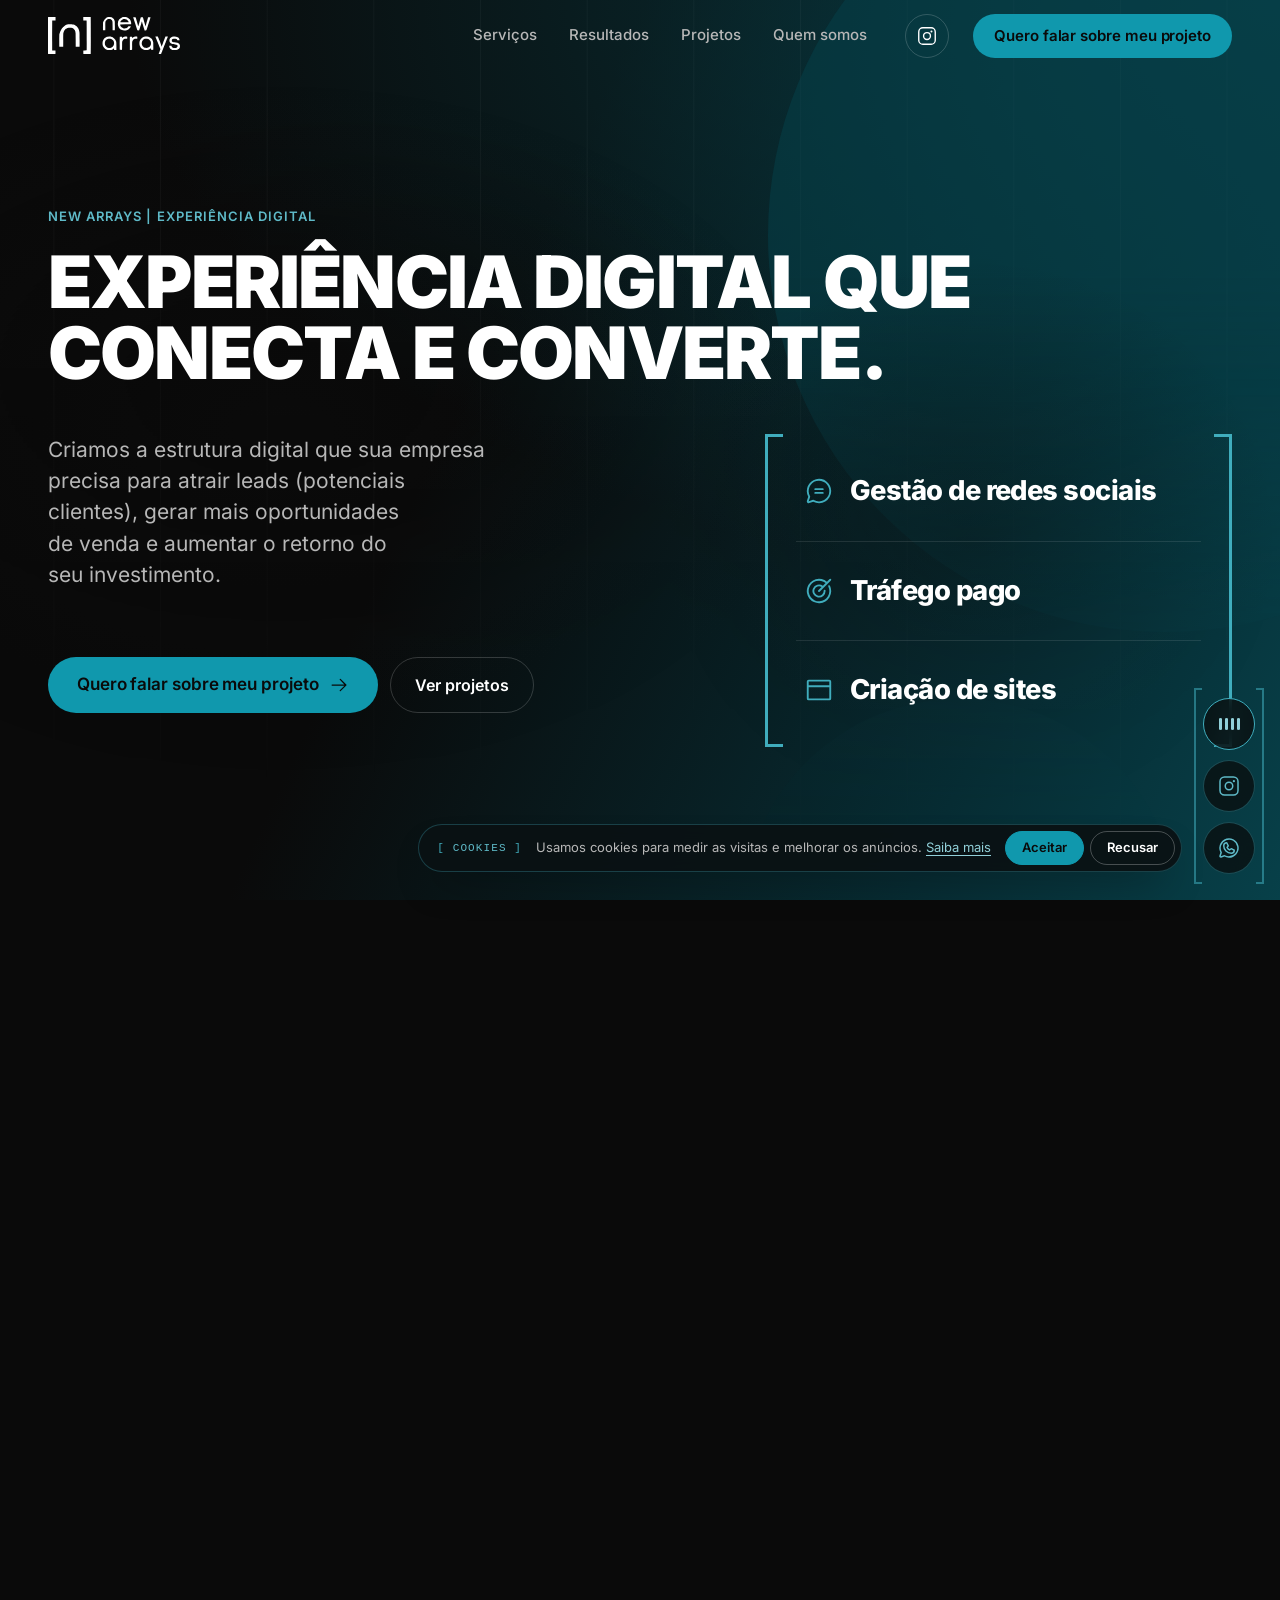
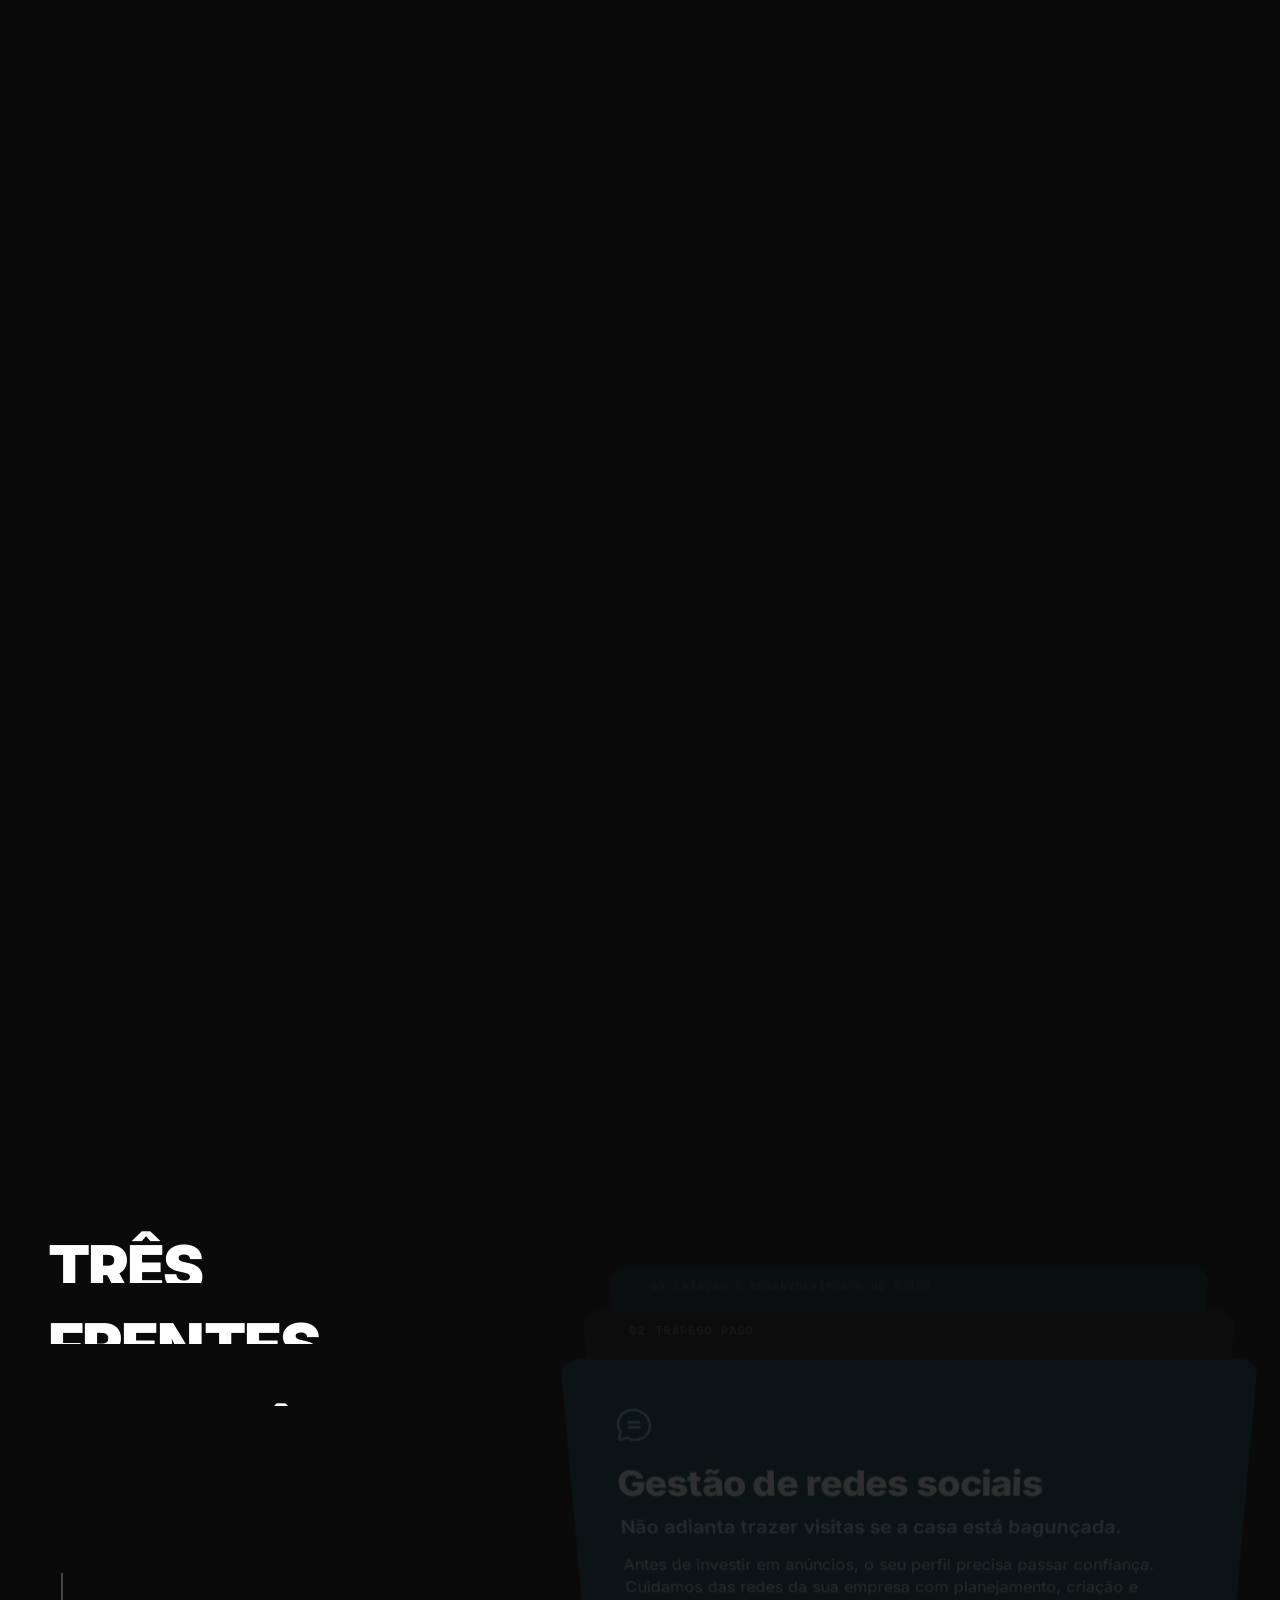
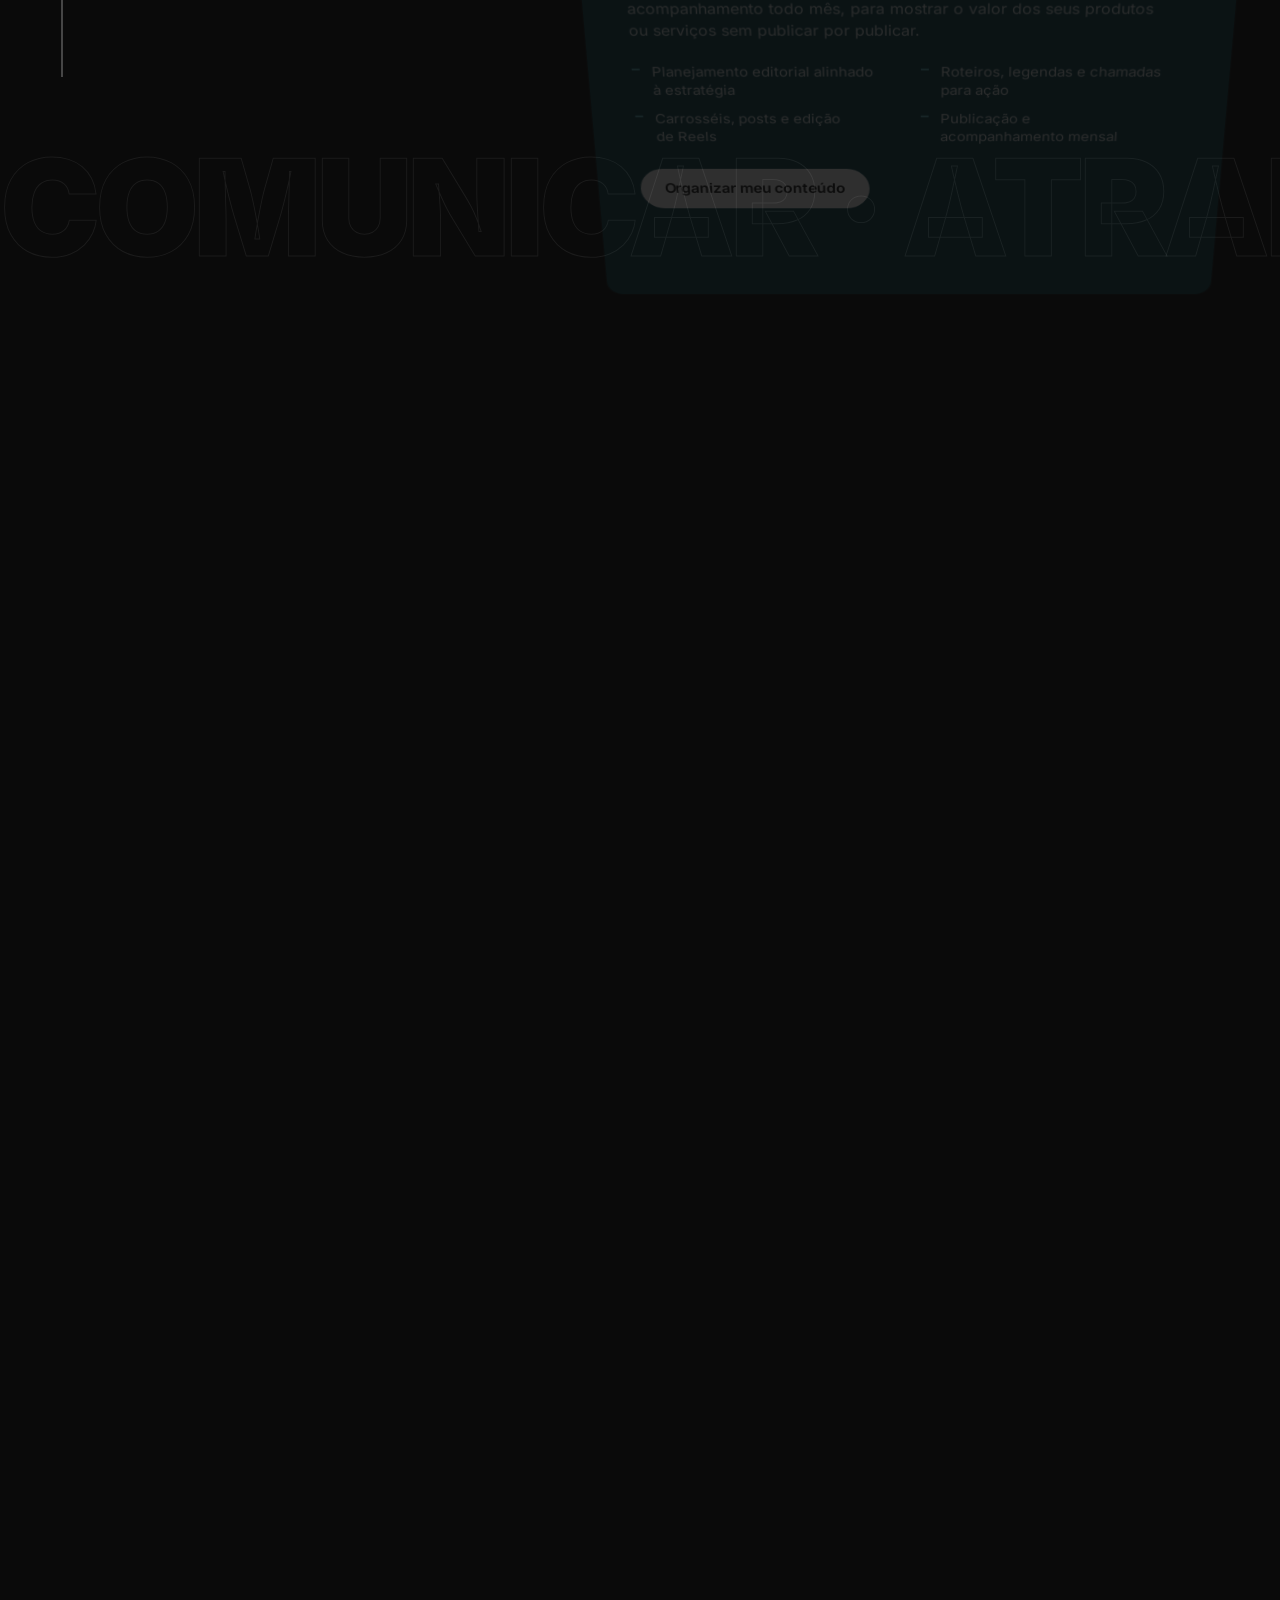
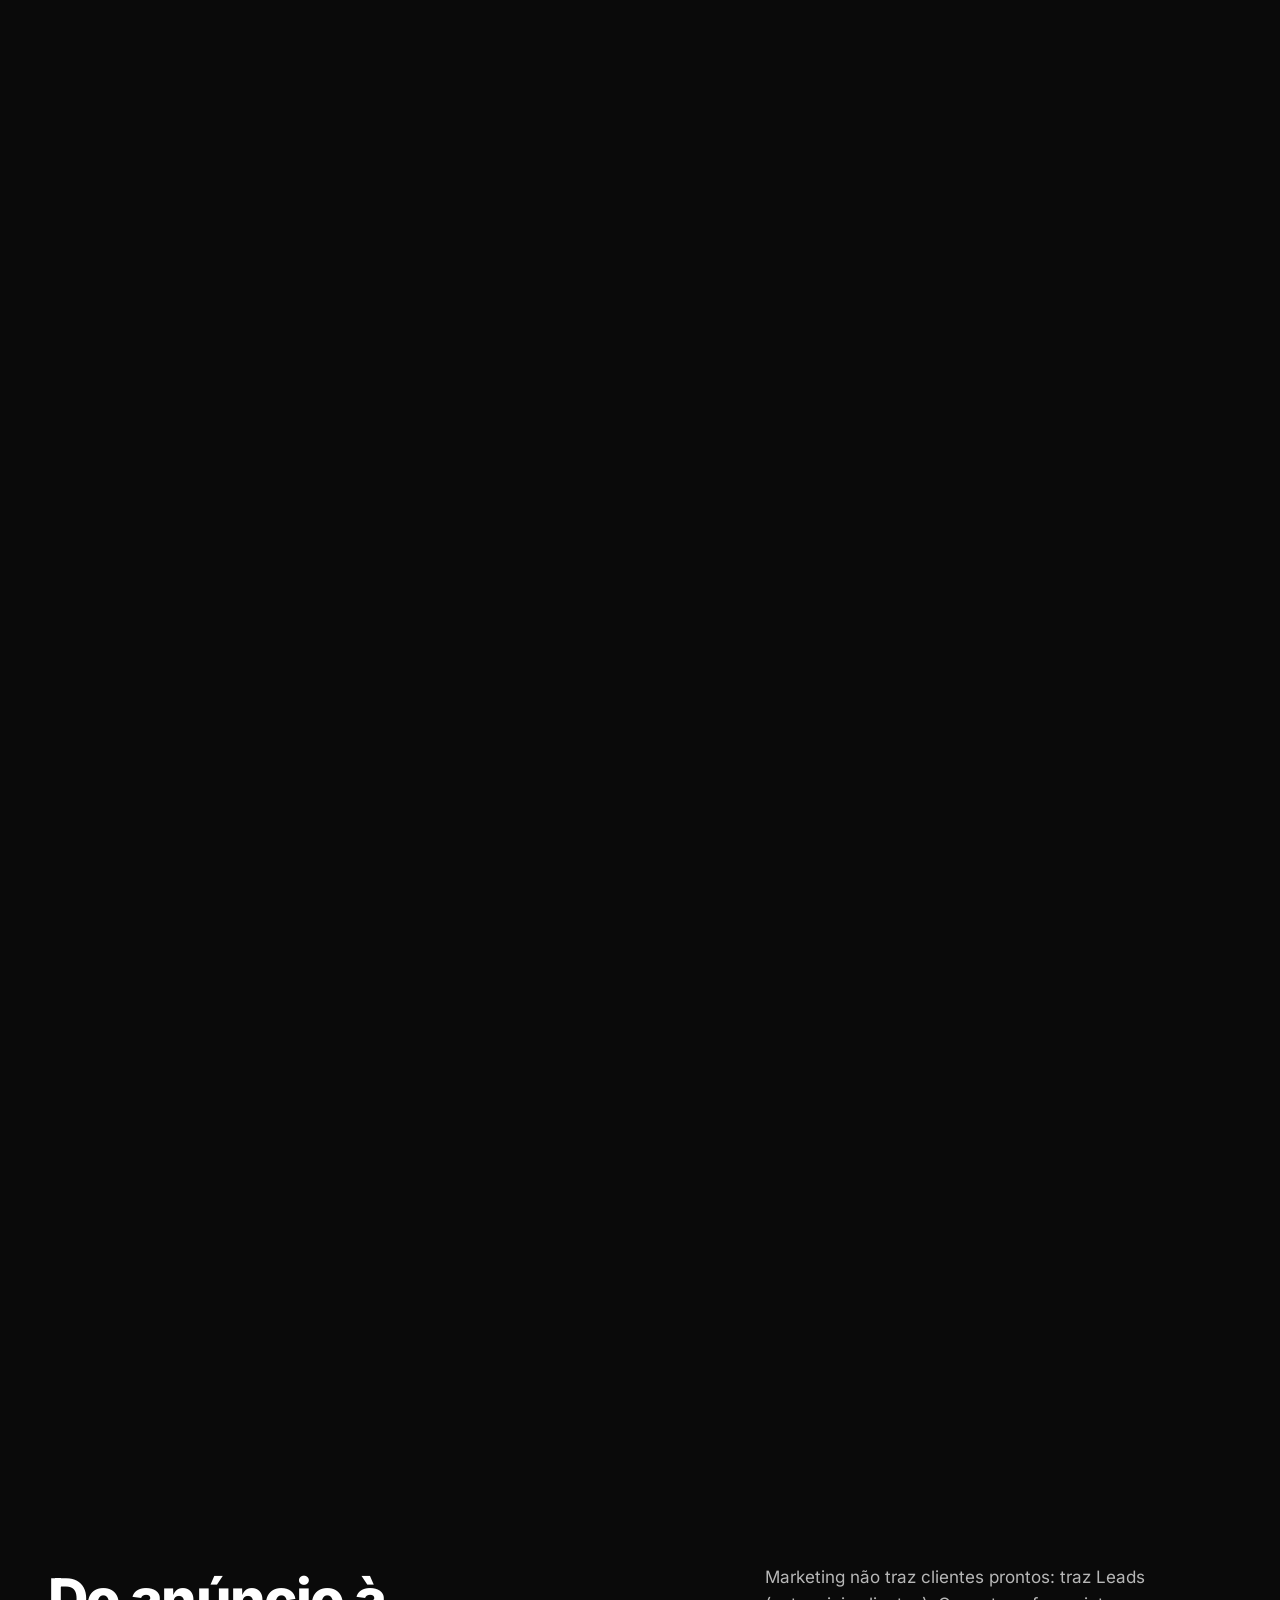
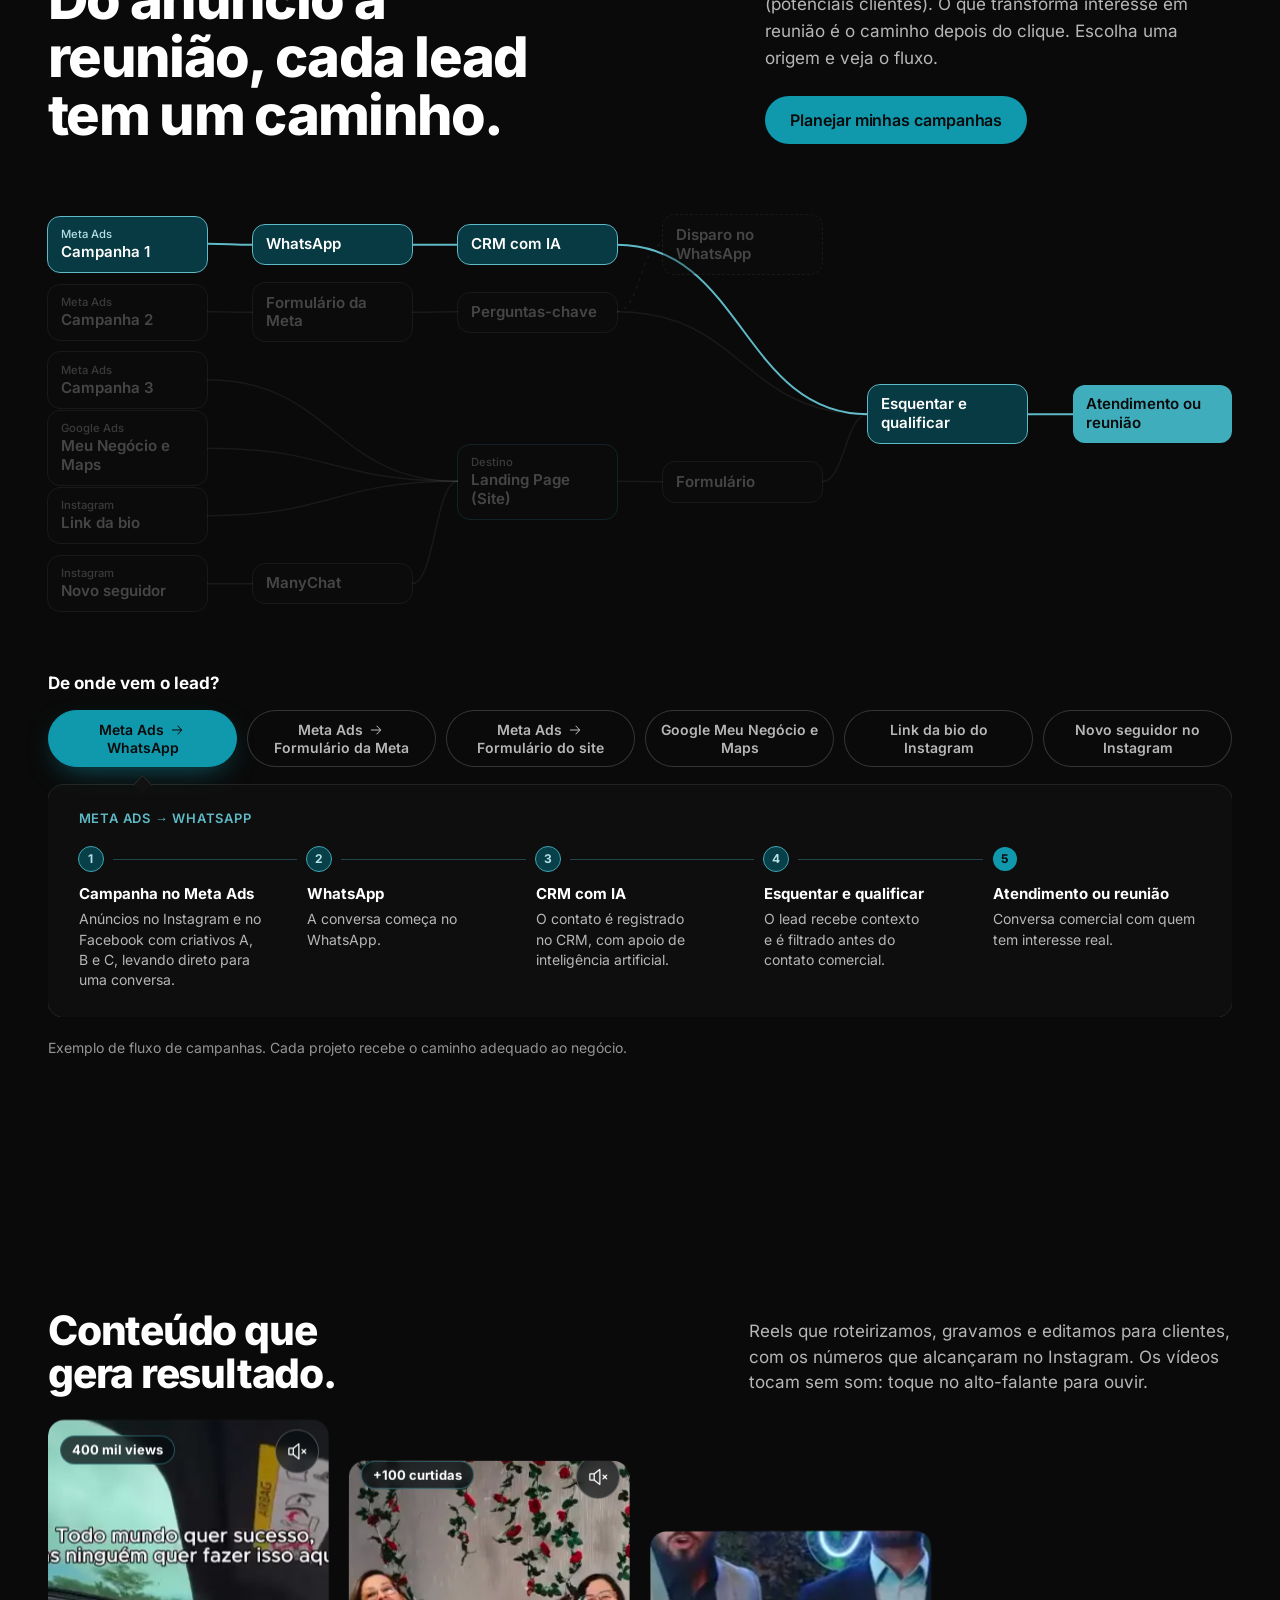
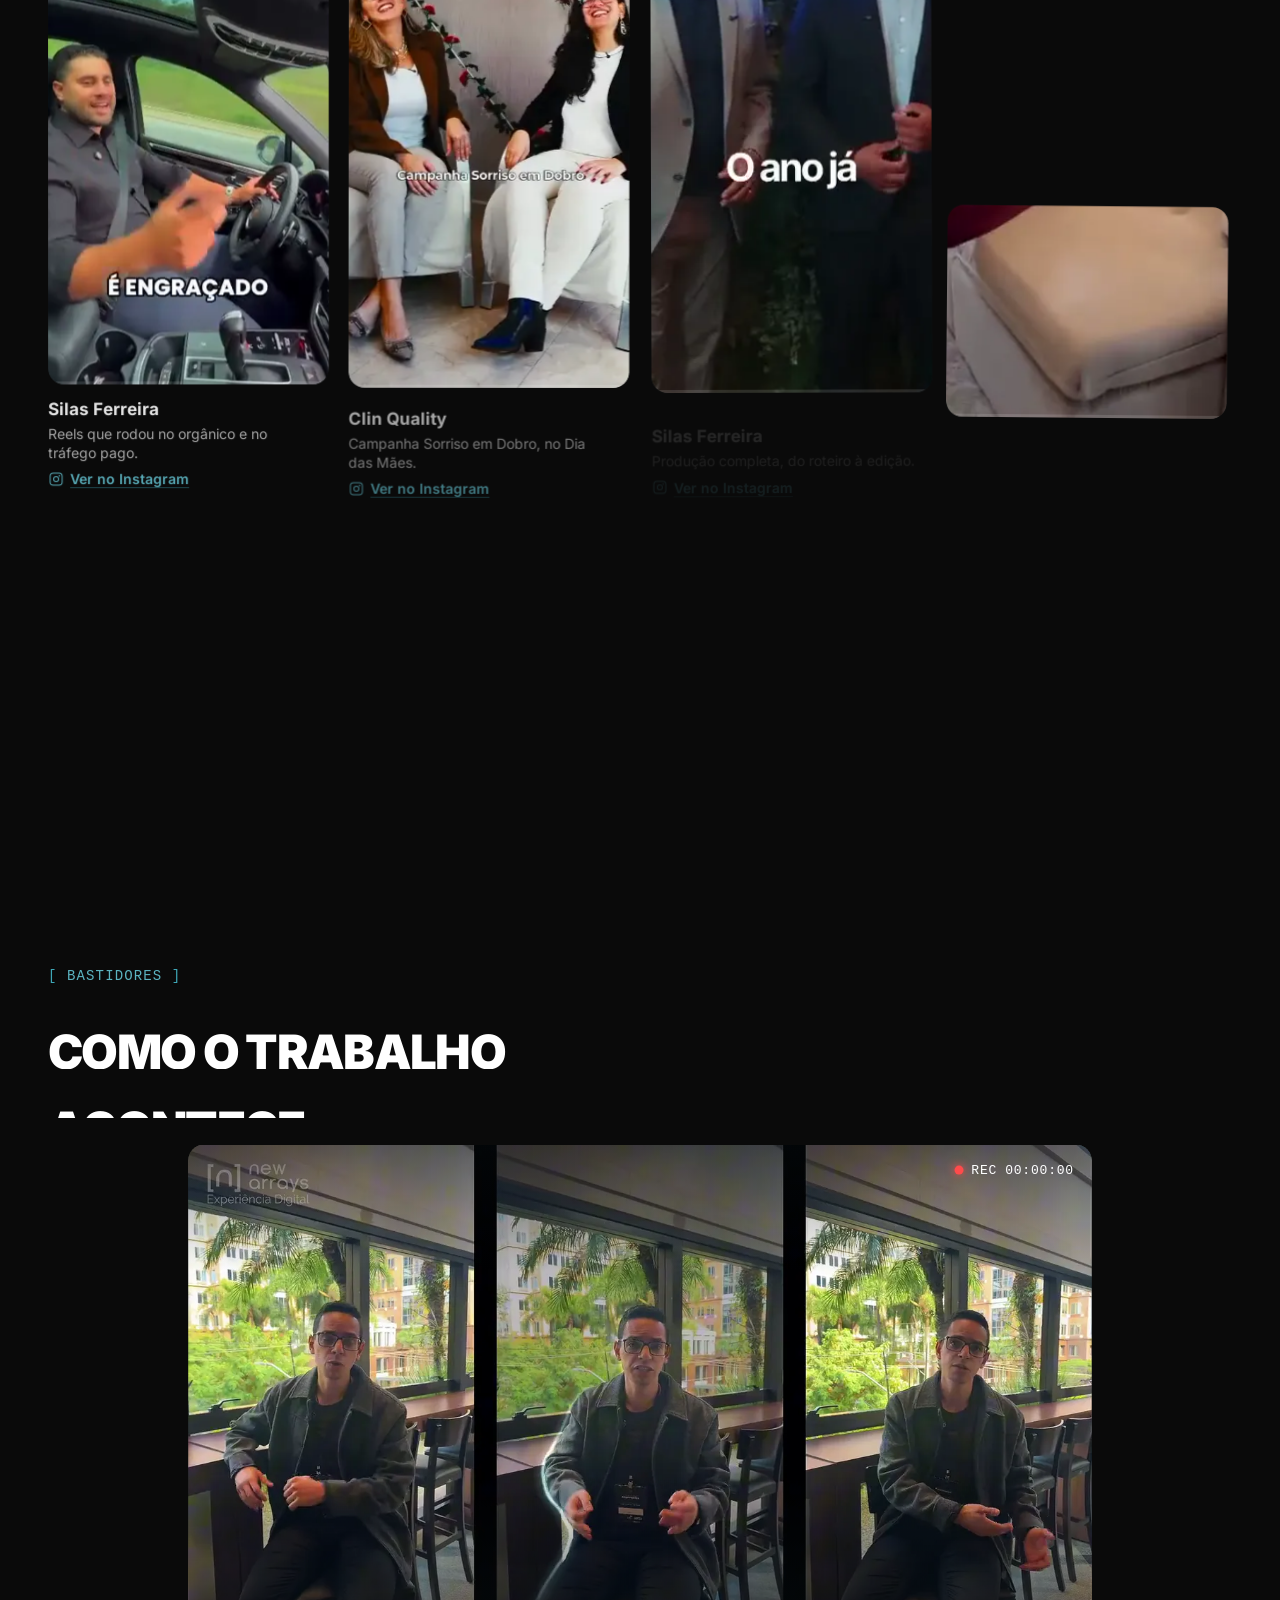
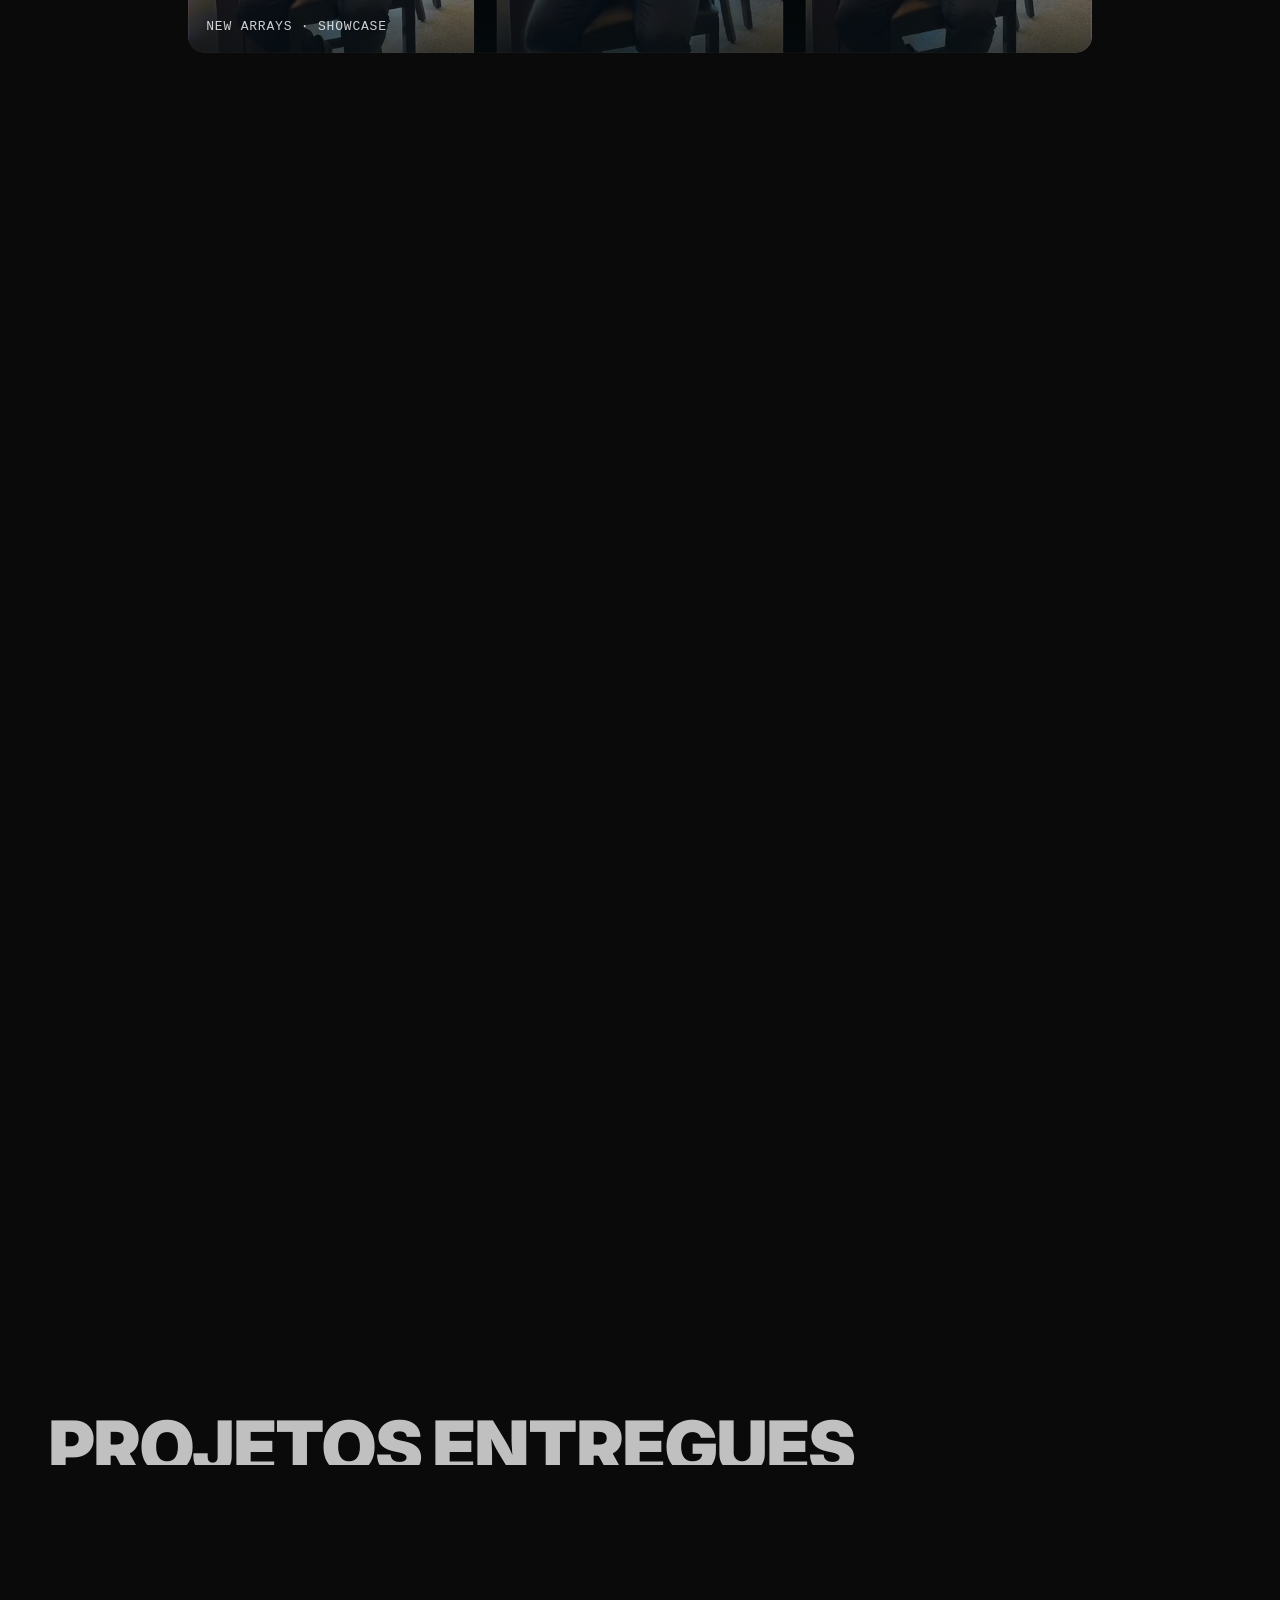
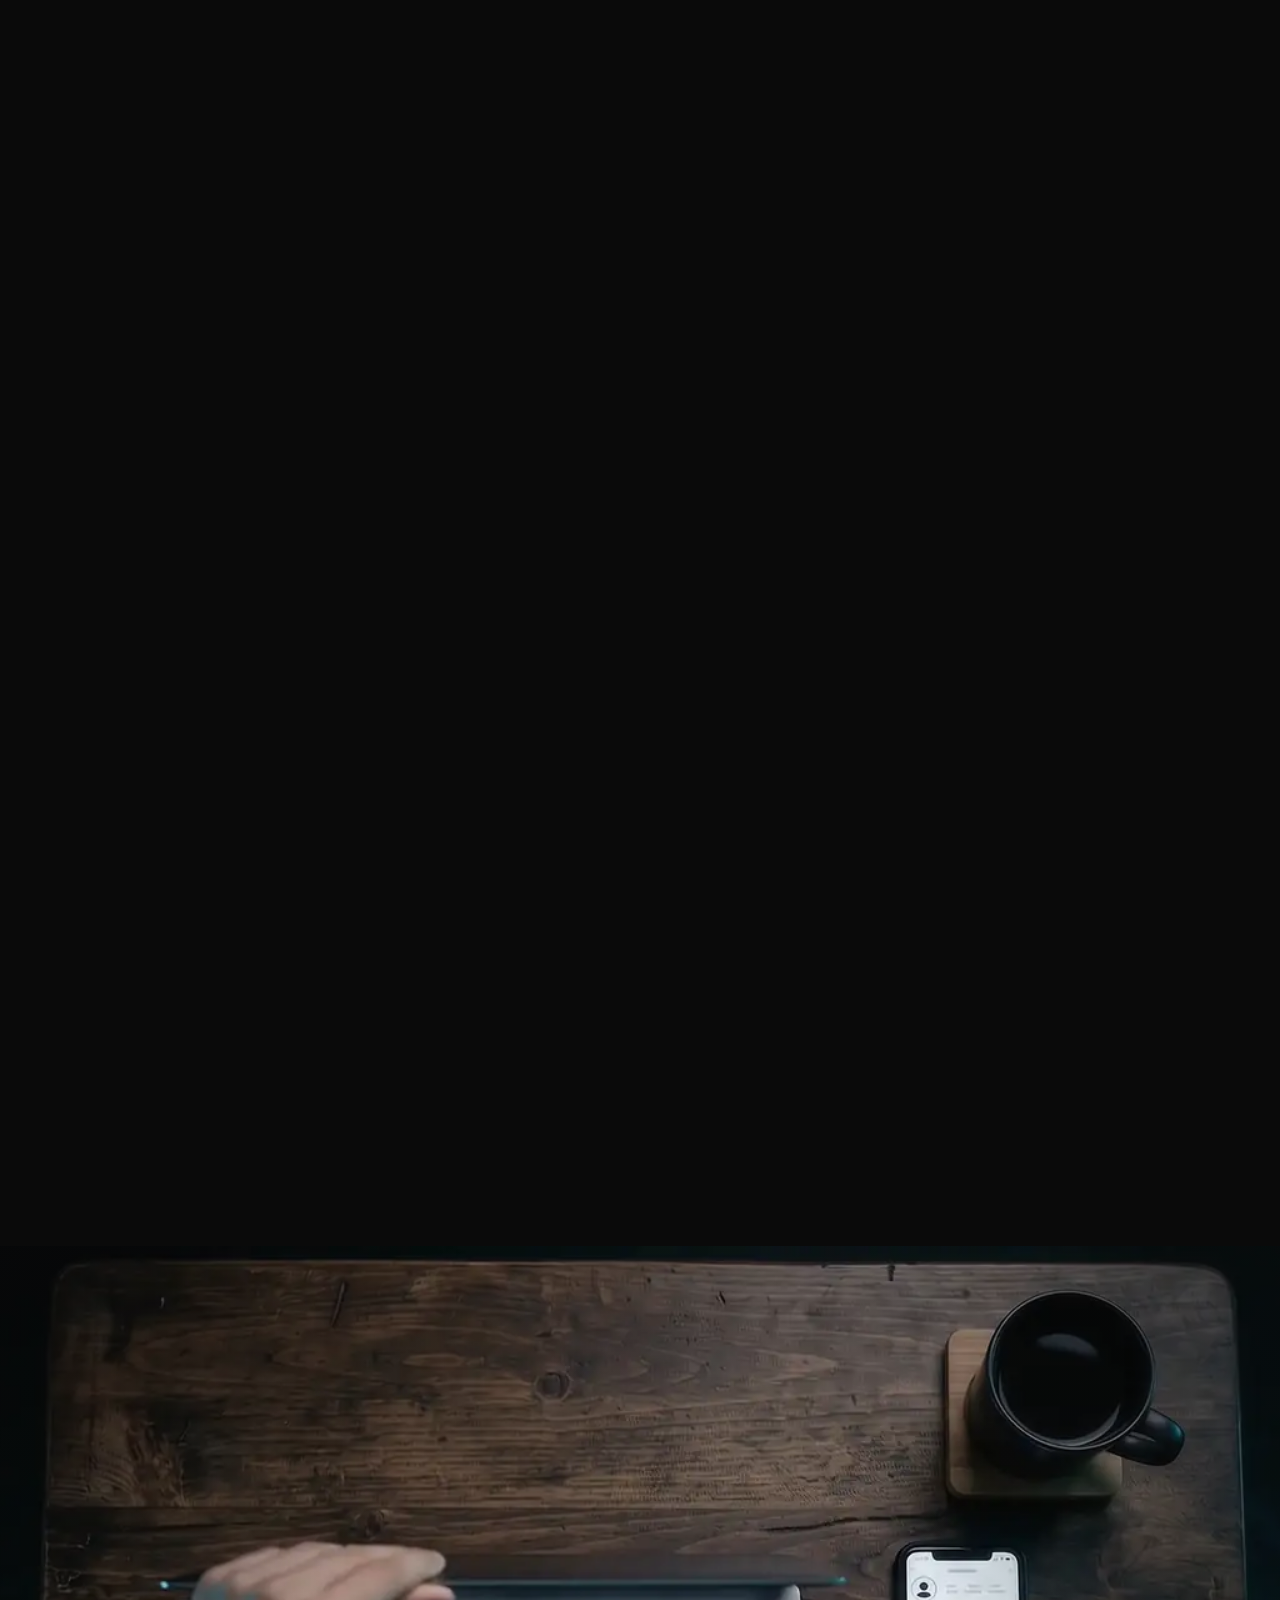
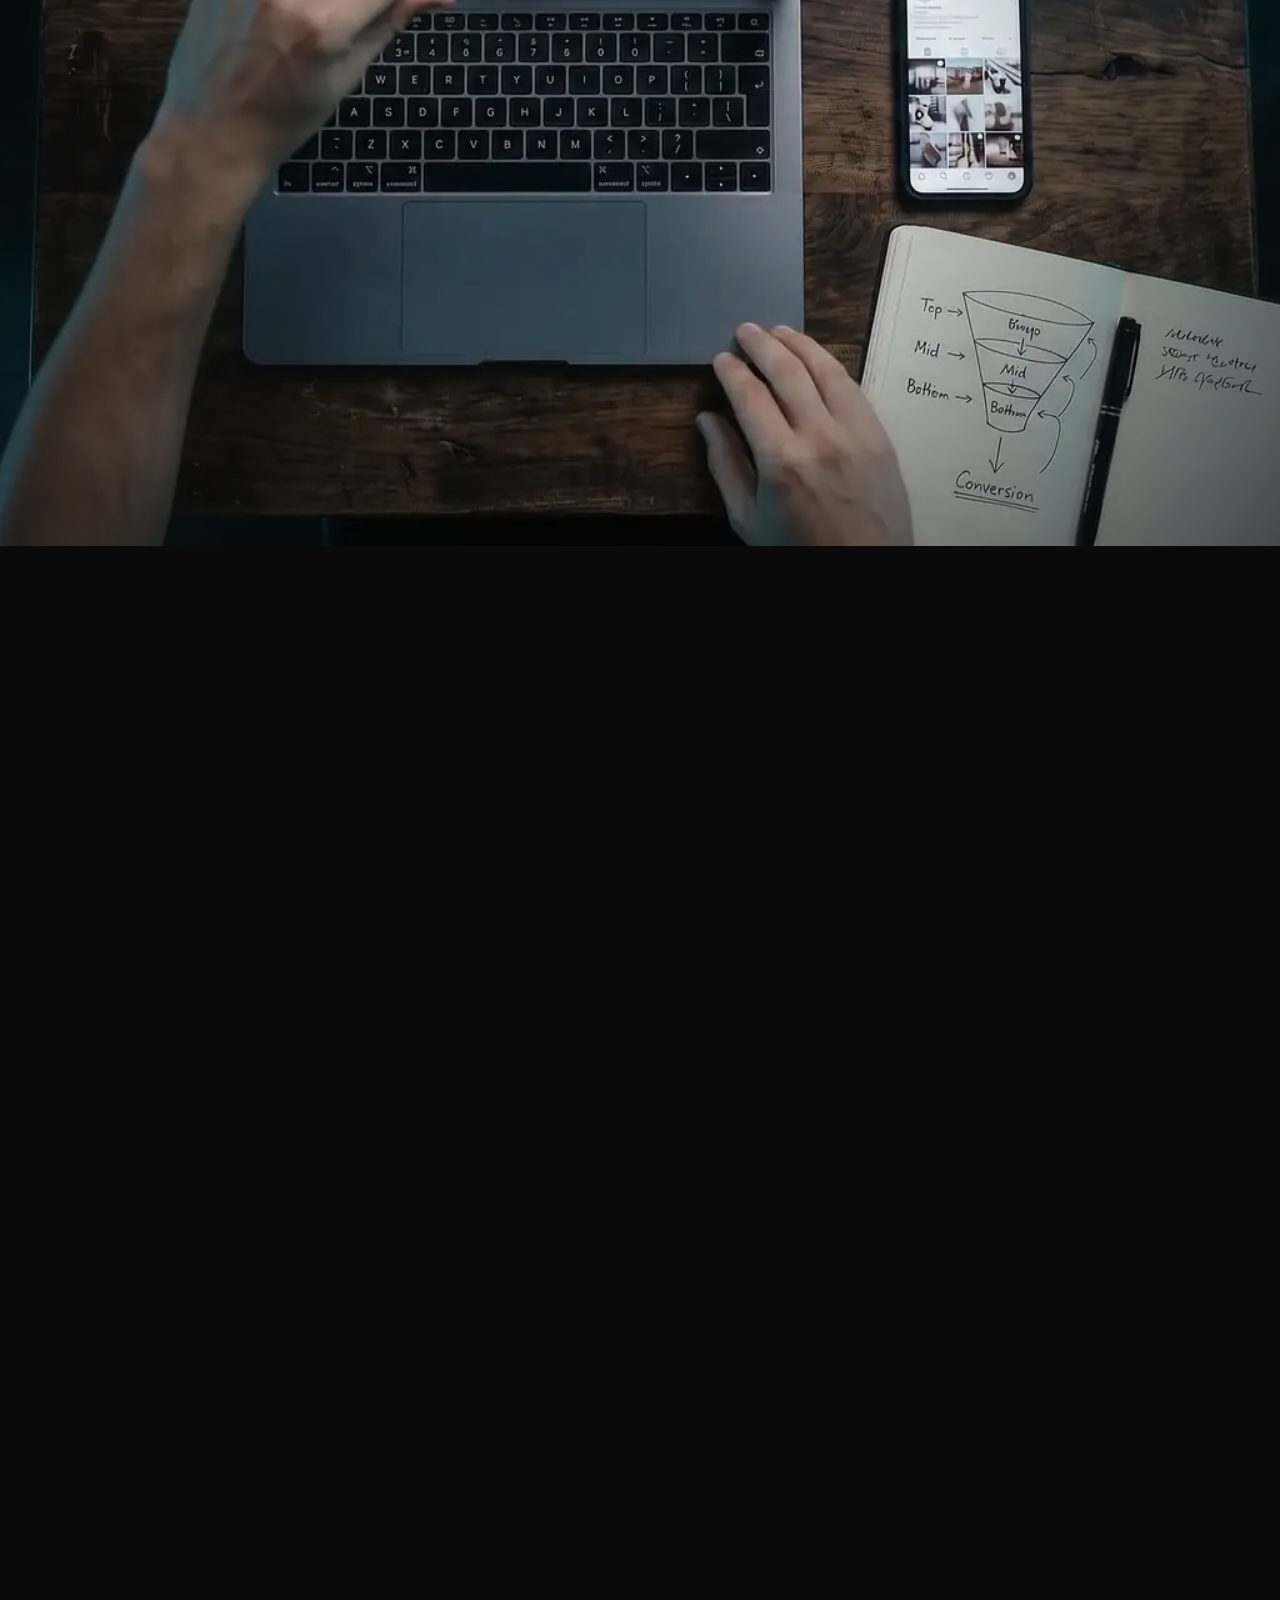
<file: index.html>
<!doctype html>
<html lang="pt-BR">
<head>
<meta charset="utf-8">
<meta name="viewport" content="width=device-width, initial-scale=1, viewport-fit=cover">
<title>New Arrays | Agência de Experiência Digital: sites, tráfego pago e redes sociais</title>
<meta name="description" content="Agência de Experiência Digital em Embu das Artes (SP), com atendimento remoto. Gestão de redes sociais, tráfego pago e criação de sites para atrair leads (potenciais clientes) e dar retorno ao seu investimento.">
<link rel="canonical" href="https://newarrays.com/">
<meta name="robots" content="index, follow, max-image-preview:large">
<meta name="theme-color" content="#0A0A0A">
<meta name="color-scheme" content="dark">

<meta property="og:type" content="website">
<meta property="og:locale" content="pt_BR">
<meta property="og:site_name" content="New Arrays">
<meta property="og:title" content="New Arrays | Experiência digital que conecta e converte">
<meta property="og:description" content="Gestão de redes sociais, tráfego pago e criação de sites para atrair leads (potenciais clientes) e dar retorno ao seu investimento.">
<meta property="og:url" content="https://newarrays.com/">
<meta property="og:image" content="https://newarrays.com/assets/img/og-newarrays.png">
<meta property="og:image:width" content="1200">
<meta property="og:image:height" content="630">
<meta property="og:image:alt" content="New Arrays, Experiência Digital. Experiência digital que conecta e converte.">
<meta name="twitter:card" content="summary_large_image">

<link rel="icon" href="assets/img/icons/favicon.svg" type="image/svg+xml">
<link rel="icon" href="assets/img/icons/favicon-32.png" sizes="32x32" type="image/png">
<link rel="apple-touch-icon" href="assets/img/icons/apple-touch-icon.png">
<link rel="manifest" href="site.webmanifest">

<link rel="preload" href="assets/fonts/inter-var-latin.woff2" as="font" type="font/woff2" crossorigin>
<link rel="stylesheet" href="assets/css/sites-incriveis.css?v=20261021">
<link rel="stylesheet" href="assets/css/site.css?v=20261021">
<noscript><style>[data-fx]{opacity:1!important;transform:none!important}.fx-palco{position:static!important;height:auto!important}[data-fx-etapas] .fx-etapa{opacity:1!important;visibility:visible!important;position:static!important}.hero__cta[aria-controls]{display:none}</style></noscript>

<script>
  /* Configuração editável. leadEndpoint: URL que recebe POST JSON (webhook, CRM, n8n, Make, Zapier ou API própria).
     Enquanto estiver vazio, o formulário NÃO simula sucesso: mostra um erro honesto com o atalho do WhatsApp. */
  window.NA_CONFIG = {
    leadEndpoint: "api/lead.php",                 // PHP na HostGator: e-mail (PHPMailer) + planilha (Apps Script)
    verificarEmail: "api/verificar-email.php",    // confere se o domínio do e-mail recebe mensagens (MX)
    whatsapp: "5511995572722",
    formName: "diagnostico_hero"
  };
  window.dataLayer = window.dataLayer || [];
</script>

<script type="application/ld+json">
{
  "@context": "https://schema.org",
  "@graph": [
    {
      "@type": "Organization",
      "@id": "https://newarrays.com/#organization",
      "name": "New Arrays",
      "legalName": "NEW ARRAYS DESENVOLVIMENTO DE SOFTWARE LTDA",
      "slogan": "Experiência Digital",
      "url": "https://newarrays.com/",
      "logo": "https://newarrays.com/assets/img/logo-full-blue.svg",
      "foundingDate": "2022-10",
      "founder": { "@type": "Person", "name": "Daniel Sodré Basilio" },
      "telephone": "+55-11-99557-2722",
      "taxID": "54.459.826/0001-42",
      "sameAs": ["https://www.instagram.com/newarrays/"]
    },
    {
      "@type": "ProfessionalService",
      "@id": "https://newarrays.com/#service",
      "name": "New Arrays | Agência de Experiência Digital",
      "url": "https://newarrays.com/",
      "image": "https://newarrays.com/assets/img/og-newarrays.png",
      "parentOrganization": { "@id": "https://newarrays.com/#organization" },
      "telephone": "+55-11-99557-2722",
      "address": { "@type": "PostalAddress", "addressLocality": "Embu das Artes", "addressRegion": "SP", "addressCountry": "BR" },
      "areaServed": [
        { "@type": "City", "name": "Embu das Artes" },
        { "@type": "Country", "name": "Brasil" }
      ],
      "knowsAbout": ["Gestão de redes sociais", "Tráfego pago", "Meta Ads", "Google Ads", "Criação de sites", "Landing pages", "SEO", "Geração de leads"]
    },
    {
      "@type": "WebSite",
      "@id": "https://newarrays.com/#website",
      "url": "https://newarrays.com/",
      "name": "New Arrays",
      "inLanguage": "pt-BR",
      "publisher": { "@id": "https://newarrays.com/#organization" }
    }
  ]
}
</script>
<script src="assets/js/vendor/lenis.min.js?v=20261021" defer></script>
<script src="assets/js/suave.js?v=20261021" defer></script>
<script src="assets/js/sites-incriveis.js?v=20261021" defer></script>
<script src="assets/js/validacao.js?v=20261021" defer></script>
<script src="assets/js/site.js?v=20261021" defer></script>
<script src="assets/js/tinta.js?v=20261021" defer></script>
<script src="assets/js/movimento.js?v=20261021" defer></script>
<script src="assets/js/dock.js?v=20261021" defer></script>
<script src="assets/js/sfx.js?v=20261021" defer></script>
<script src="assets/js/abertura.js?v=20261021" defer></script>
<script src="assets/js/midia.js?v=20261021" defer></script>
<script src="assets/js/rastreio.js?v=20261021" defer></script>
<script src="assets/js/pixels.js?v=20261021" defer></script>
<script>
  /* decide ANTES da primeira pintura se a abertura vira cena presa (evita salto de layout) */
  (function () {
    var m = function (q) { return window.matchMedia(q).matches; };
    // loader: só com movimento liberado; segurança: some sozinho em 6 s se algo travar
    var recarga = false; try { recarga = !!sessionStorage.getItem("na-volta"); } catch (e) {}
    if (!m("(prefers-reduced-motion: reduce)") && !recarga) {
      document.documentElement.classList.add("com-ld", "carregando");
      setTimeout(function () { var l = document.getElementById("ld"); if (l) l.remove(); document.documentElement.classList.remove("com-ld", "carregando"); }, 6000);
    }
    if (!m("(prefers-reduced-motion: reduce)")) document.documentElement.classList.add("cena-sobre");
    if (m("(min-width: 1024px) and (min-height: 600px)") && m("(hover: hover) and (pointer: fine)") && !m("(prefers-reduced-motion: reduce)")) {
      document.documentElement.classList.add("cena-abertura");
      // segurança: se o script da cena não rodar, a página volta ao layout normal
      setTimeout(function () { var a = document.querySelector(".abertura"); if (a && !a.classList.contains("ab-pronta")) document.documentElement.classList.remove("cena-abertura"); }, 6000);
    }
  })();
</script>
<script>
  /* cenas que ficam abaixo da dobra: carregam depois do load */
  addEventListener("load", function () {
    ["assets/js/fluxo.js?v=20261021", "assets/js/origem.js?v=20261021"].forEach(function (src) {
      var s = document.createElement("script"); s.src = src; s.async = true; document.head.appendChild(s);
    });
  });
</script>
</head>
<body>
<!-- ============ LOADER (completo em toda visita e ao atualizar; ~3,5 s) ============
     O logo completo é montado peça por peça (colchetes, n, "new", "arrays", "Experiência Digital"),
     depois tudo recua, os colchetes viram uma linha de luz e se abrem revelando o site.
     Sem JS ou com movimento reduzido: o loader não aparece. Ajustes: objeto T no script abaixo. -->
<div class="ld" id="ld" aria-hidden="true">
  <div class="ld__lado ld__lado--esq"><div class="ld__fundo"></div><span class="ld__col ld__col--esq"><i class="ld__barra"></i><i class="ld__ponta ld__ponta--cima"></i><i class="ld__ponta ld__ponta--baixo"></i></span></div>
  <div class="ld__lado ld__lado--dir"><div class="ld__fundo"></div><span class="ld__col ld__col--dir"><i class="ld__barra"></i><i class="ld__ponta ld__ponta--cima"></i><i class="ld__ponta ld__ponta--baixo"></i></span></div>
  <svg class="ld__logo" viewBox="0 0 2428 999" focusable="false">
    <defs>
      <clipPath id="ld-c1"><rect x="960" y="-60" width="1500" height="340"/></clipPath>
      <clipPath id="ld-c2"><rect x="960" y="300" width="1500" height="400"/></clipPath>
      <clipPath id="ld-c3"><rect x="-40" y="700" width="2520" height="340"/></clipPath>
    </defs>
    <g class="ld__simbolo"><path class="ld__traco ld__esq" d="M1,1C0,2 0,660 1,662C3,663 133,663 135,662C136,660 137,602 135,601A374,374 0 0,0 106,601C82,601 77,601 76,600C75,598 76,66 77,65C77,64 91,64 107,64L137,63L137,0L69,0C32,0 1,0 1,1"/><path class="ld__traco ld__n" d="M364,130A130,130 0 0,0 335,138C332,139 330,140 329,140C328,140 326,141 324,142C322,143 320,144 320,144C319,144 318,145 317,146A129,129 0 0,0 283,174A29,29 0 0,1 276,181A19,19 0 0,0 270,187C267,190 264,193 263,195A87,87 0 0,0 256,204L250,212A232,232 0 0,0 229,246L225,254A59,59 0 0,0 220,267A179,179 0 0,0 208,301A108,108 0 0,1 206,310C204,316 203,534 206,535C207,535 223,535 242,535L276,535L276,533C277,531 277,479 277,416C277,317 277,300 278,293C282,272 284,265 291,253L295,246C298,240 297,240 305,231A110,110 0 0,1 325,212C331,208 347,200 349,200C350,200 353,199 356,198C370,192 408,190 422,194C426,195 430,196 433,196A31,31 0 0,1 441,198A112,112 0 0,1 464,210C464,210 466,212 468,214A90,90 0 0,1 484,231C484,232 485,233 486,235A143,143 0 0,1 501,292C502,295 502,340 503,416L504,534L538,535C572,535 573,535 574,533C575,531 575,498 575,417C574,298 574,284 570,265C569,260 568,256 568,255C568,252 560,225 558,221L551,208A135,135 0 0,0 515,162A185,185 0 0,0 493,148A154,154 0 0,0 461,135C454,133 438,130 428,129A343,343 0 0,0 364,130"/><path class="ld__traco ld__dir" d="M641,1C641,2 641,16 641,33L642,63L671,64C687,64 701,65 702,65C703,66 704,594 703,597C702,599 700,599 674,599C657,599 645,599 644,600C641,601 641,659 644,661C646,664 774,664 777,661C779,659 779,275 777,72L777,0L709,0C652,0 642,0 641,1"/></g>
    <g clip-path="url(#ld-c1)"><g class="ld__new"><path class="ld__l" d="M1091,2A67,67 0 0,1 1082,4C1080,4 1076,5 1067,10C1056,15 1028,44 1020,57C1019,60 1017,63 1015,66A18,18 0 0,0 1012,71C1012,72 1011,73 1010,75C1009,76 1008,78 1008,79C1008,80 1007,82 1006,84C1005,86 1003,91 1002,95L1000,101L999,167C999,203 999,234 1000,236L1000,239L1020,239C1034,239 1040,238 1041,238C1042,237 1042,220 1042,170C1042,93 1043,84 1050,72L1052,69C1052,66 1070,48 1072,48C1073,48 1074,47 1076,46C1088,37 1127,35 1141,42C1142,43 1144,44 1144,44C1145,44 1146,44 1147,45C1148,46 1150,48 1152,49C1157,51 1168,66 1168,71C1168,72 1169,74 1170,75C1173,82 1174,100 1174,169C1174,224 1174,237 1175,238A228,228 0 0,0 1215,238C1216,238 1216,214 1216,165C1216,85 1216,83 1209,63A83,83 0 0,0 1203,47C1202,46 1201,44 1200,42A84,84 0 0,0 1169,12A10,10 0 0,1 1165,10C1153,2 1109-3 1091,2"/><path class="ld__l" d="M1367,2C1361,3 1354,5 1352,6A50,50 0 0,0 1336,12C1332,14 1328,16 1328,16C1323,16 1297,39 1289,51C1272,77 1266,107 1271,144A82,82 0 0,0 1276,162A141,141 0 0,0 1289,192A101,101 0 0,0 1314,218C1321,223 1323,224 1330,228L1335,231C1357,243 1401,247 1427,238C1430,237 1433,236 1435,236C1437,235 1439,234 1441,233A9,9 0 0,1 1445,232A9,9 0 0,0 1449,230C1450,229 1452,228 1453,228Q1455,228 1456,227C1456,226 1465,220 1466,220C1467,220 1484,203 1488,198A62,62 0 0,0 1496,186C1496,186 1497,184 1498,183A8,8 0 0,0 1500,179C1500,178 1501,176 1502,174C1507,168 1506,167 1482,167L1461,167L1460,169C1459,171 1458,172 1458,172C1458,172 1457,173 1457,174A90,90 0 0,1 1439,192C1438,192 1437,192 1436,193A44,44 0 0,1 1422,200C1421,200 1418,201 1415,202C1406,206 1375,205 1367,201A109,109 0 0,1 1343,189A56,56 0 0,0 1338,185C1325,176 1311,149 1312,136L1313,132L1411,132C1500,132 1510,132 1511,130C1513,128 1513,106 1511,98C1506,72 1501,60 1486,42C1480,34 1465,21 1456,16L1449,13C1441,8 1426,4 1410,1C1400-1 1377,0 1366,2M1408,39A70,70 0 0,1 1431,46A13,13 0 0,0 1435,48C1439,48 1460,70 1460,74A46,46 0 0,1 1466,93L1466,95L1316,95L1316,91C1316,89 1317,85 1318,83A51,51 0 0,1 1326,67C1333,58 1351,44 1357,44C1358,44 1359,43 1361,42C1370,38 1393,36 1408,39"/><path class="ld__l" d="M1549,6C1549,8 1549,9 1550,9A31,31 0 0,1 1552,16C1554,21 1557,31 1561,42L1567,61L1570,71L1573,80L1576,88A298,298 0 0,0 1582,107C1583,110 1584,113 1584,114C1584,115 1585,118 1586,121A241,241 0 0,1 1592,140L1595,148C1599,159 1600,162 1602,170C1604,175 1606,181 1606,183A14,14 0 0,1 1608,188C1608,189 1609,191 1609,193C1611,197 1614,205 1615,211A277,277 0 0,0 1622,231L1624,238C1625,240 1656,241 1658,239C1659,238 1660,234 1664,220C1664,217 1666,213 1666,211C1667,210 1668,207 1668,205C1669,203 1670,201 1670,199A12,12 0 0,0 1672,195C1672,194 1673,191 1674,189C1674,187 1676,184 1676,181C1676,179 1678,175 1679,172L1682,162L1685,154C1686,152 1687,147 1688,143C1689,139 1691,133 1692,129L1696,115C1699,103 1701,97 1702,95C1703,93 1704,90 1704,87C1705,76 1708,79 1713,97A1360,1360 0 0,0 1722,130L1725,140L1728,150L1731,159C1733,165 1735,172 1736,176C1736,178 1738,181 1738,183C1739,186 1740,188 1740,189C1740,190 1741,193 1742,195C1743,198 1745,204 1746,208L1750,220C1751,223 1752,227 1752,228C1753,230 1754,233 1755,236L1756,240L1772,240C1790,240 1790,240 1792,230C1793,228 1794,225 1794,224C1794,224 1795,221 1796,219C1797,216 1798,213 1798,211L1802,200C1803,196 1805,190 1806,187C1807,185 1809,179 1810,175L1814,164A467,467 0 0,1 1820,143C1822,138 1824,133 1824,132C1824,131 1825,129 1826,128C1826,126 1828,122 1828,120C1829,118 1830,114 1830,112C1831,110 1833,104 1834,99L1838,87C1839,86 1840,83 1840,81C1841,79 1842,77 1842,76C1842,76 1843,73 1844,70A40,40 0 0,1 1847,63C1847,62 1848,60 1848,59C1848,58 1849,55 1850,52C1851,50 1853,44 1854,40L1858,27C1864,10 1865,6 1864,5A93,93 0 0,0 1842,4L1821,4L1819,11C1817,15 1816,20 1815,22C1815,24 1814,26 1813,28C1813,29 1812,32 1812,34C1811,36 1810,39 1810,41C1809,42 1808,44 1808,45C1808,46 1807,49 1806,52A630,630 0 0,0 1795,89L1792,100L1784,129L1781,141C1780,143 1779,148 1778,152A37,37 0 0,0 1776,160C1776,168 1772,165 1770,156C1769,153 1767,148 1766,144C1765,141 1763,135 1762,130C1761,125 1759,119 1758,116C1757,113 1755,107 1754,102C1753,97 1751,91 1750,88C1749,85 1747,79 1746,74C1744,66 1741,57 1738,47A42,42 0 0,1 1736,39C1736,38 1736,36 1735,35C1734,32 1731,23 1728,13C1726,4 1727,4 1706,4L1688,4L1687,8L1684,14C1684,16 1683,20 1682,24A2712,2712 0 0,0 1664,88C1663,92 1661,98 1660,102C1659,106 1657,112 1656,116L1648,143A117,117 0 0,1 1645,153C1644,155 1644,157 1644,159C1644,166 1639,164 1637,156A1494,1494 0 0,0 1628,122L1624,109C1623,105 1621,99 1620,95C1619,91 1618,87 1617,86A13,13 0 0,1 1616,80C1616,79 1615,76 1614,73L1610,60L1602,33L1598,20C1597,17 1596,13 1596,11C1594,4 1594,4 1570,4L1549,4L1549,6"/></g></g>
    <g clip-path="url(#ld-c2)"><g class="ld__arrays"><path class="ld__l" d="M1095,352C1090,352 1085,354 1082,354C1080,355 1077,356 1076,356C1074,356 1055,364 1051,366L1047,368A111,111 0 0,0 1010,404C1009,405 998,426 997,430L995,439A158,158 0 0,0 995,505A186,186 0 0,0 1002,525C1003,528 1004,530 1004,530C1004,537 1036,572 1042,572Q1043,572 1044,573C1046,577 1067,586 1082,590C1100,594 1137,594 1150,590A106,106 0 0,0 1174,581L1178,579A71,71 0 0,0 1194,566C1200,559 1201,560 1201,575C1201,591 1199,590 1223,590L1243,590L1244,588C1244,586 1244,558 1244,526C1243,447 1242,441 1224,408C1219,399 1206,385 1202,383C1201,383 1196,379 1192,376A66,66 0 0,0 1180,366C1180,366 1179,365 1178,364A19,19 0 0,1 1173,362C1171,360 1166,359 1150,354C1141,351 1112,350 1095,352M1131,389C1158,395 1174,405 1187,423C1215,466 1200,526 1155,547A92,92 0 0,1 1131,555C1125,556 1107,556 1102,555C1085,551 1080,549 1071,543C1055,533 1048,523 1039,502C1032,487 1032,452 1039,439A50,50 0 0,1 1047,423Q1048,422 1048,421C1048,420 1051,417 1054,413C1066,400 1079,394 1101,388C1104,388 1126,388 1131,389"/><path class="ld__l" d="M1402,350A70,70 0 0,0 1372,360L1366,364A90,90 0 0,0 1352,377C1348,383 1347,380 1347,368C1347,356 1347,356 1345,356C1341,354 1308,355 1306,356C1304,357 1303,584 1305,588C1306,590 1344,591 1346,589C1347,588 1347,565 1347,517Q1348,447 1349,444A74,74 0 0,1 1366,411C1372,405 1384,396 1386,396C1387,396 1389,395 1390,394C1391,393 1393,392 1394,392C1395,392 1398,391 1401,390A93,93 0 0,1 1435,389C1441,390 1441,390 1441,371C1441,359 1441,354 1440,353C1439,352 1415,349 1412,349L1402,350"/><path class="ld__l" d="M1592,349L1582,351A65,65 0 0,0 1560,358A10,10 0 0,1 1556,360Q1554,360 1554,361A21,21 0 0,1 1549,364A81,81 0 0,0 1539,373C1530,382 1530,381 1530,368C1530,358 1530,357 1528,356C1526,355 1491,354 1489,356C1488,356 1488,380 1488,473L1488,589L1508,590C1521,590 1528,590 1529,589C1530,588 1530,576 1530,521C1530,452 1530,443 1534,435C1535,434 1536,432 1536,431C1536,430 1537,428 1538,427A10,10 0 0,0 1540,424C1540,423 1541,421 1542,420L1548,412C1553,406 1572,392 1577,392C1577,392 1581,391 1584,390C1590,388 1610,387 1621,389L1624,389L1624,372C1624,351 1625,353 1608,350C1596,349 1595,349 1592,349"/><path class="ld__l" d="M1768,351A149,149 0 0,0 1725,364A122,122 0 0,0 1676,413C1676,414 1675,415 1674,417A9,9 0 0,0 1672,421C1672,421 1671,424 1670,426C1669,428 1668,430 1668,431C1668,432 1667,434 1667,436C1661,450 1661,488 1666,505C1667,508 1668,511 1668,512A134,134 0 0,0 1682,541A135,135 0 0,0 1711,571A115,115 0 0,0 1734,584C1735,584 1738,585 1740,586C1742,587 1745,588 1746,588C1747,588 1750,588 1752,589C1762,594 1812,594 1820,590A35,35 0 0,1 1827,588A90,90 0 0,0 1865,567C1872,560 1872,560 1872,574C1872,591 1870,590 1894,590C1909,590 1913,590 1914,588C1916,586 1915,465 1913,453A115,115 0 0,0 1900,416C1900,411 1878,383 1873,383A26,26 0 0,1 1865,377A79,79 0 0,0 1844,362L1836,358C1834,357 1830,356 1827,355L1817,353C1812,352 1776,351 1768,351M1802,389C1812,391 1826,396 1832,400L1838,403C1839,404 1843,407 1847,410C1852,415 1855,419 1860,426L1862,430A11,11 0 0,1 1864,434C1864,434 1865,436 1866,438C1871,445 1874,475 1871,488A80,80 0 0,1 1863,512C1862,513 1861,515 1861,516C1845,546 1800,563 1765,553C1756,550 1740,543 1740,542Q1740,541 1738,540C1733,539 1719,522 1714,513C1697,478 1702,440 1726,412A62,62 0 0,1 1745,398C1746,397 1748,396 1750,396C1751,396 1753,395 1754,394C1756,393 1758,392 1759,392A106,106 0 0,1 1802,389"/><path class="ld__l" d="M1954,352C1953,352 1953,356 1955,357C1955,358 1956,359 1956,360C1956,361 1957,364 1958,366C1959,367 1960,369 1960,370C1960,371 1961,373 1962,375C1963,377 1964,379 1964,380C1964,381 1965,383 1966,385C1968,389 1971,397 1980,420A1567,1567 0 0,0 1996,459C1996,460 1998,465 2002,473C2003,476 2004,478 2004,479C2004,480 2005,482 2006,484C2007,485 2008,488 2008,489C2008,490 2009,492 2010,494C2011,495 2012,498 2012,499C2012,500 2013,502 2014,504C2015,505 2016,508 2016,509C2016,510 2017,512 2018,514C2019,515 2020,518 2020,519C2020,520 2021,522 2022,524C2023,525 2024,527 2024,528C2024,529 2025,531 2026,533C2027,536 2028,538 2028,538C2028,539 2029,541 2030,542A110,110 0 0,1 2034,552L2039,566C2044,578 2044,579 2042,583C2041,585 2039,589 2038,592A279,279 0 0,1 2030,613C2029,616 2028,618 2028,619A4,4 0 0,1 2027,621A30,30 0 0,0 2024,628L2020,640A30,30 0 0,1 2017,646C2016,647 2016,648 2016,649C2016,650 2015,653 2014,655C2009,662 2010,663 2035,663L2055,663L2058,658A27,27 0 0,0 2060,652C2060,652 2061,649 2062,647C2063,645 2064,643 2064,642C2064,642 2065,640 2066,637C2067,635 2068,633 2068,632C2068,632 2069,630 2070,627C2071,625 2072,623 2072,622C2072,622 2073,620 2074,617C2075,615 2076,613 2076,612C2076,612 2077,610 2078,607C2079,605 2080,603 2080,602C2080,602 2081,600 2082,597C2083,595 2084,593 2084,592C2084,592 2085,590 2086,587A23,23 0 0,0 2088,582C2088,582 2089,580 2090,577C2091,575 2092,572 2093,570L2096,562L2100,552L2103,544L2106,536A24,24 0 0,0 2108,531C2108,531 2109,528 2110,526C2111,524 2112,522 2112,521C2112,521 2113,518 2114,516C2115,514 2116,512 2116,511C2116,511 2117,508 2118,506C2119,504 2120,502 2120,501C2120,501 2121,498 2122,496C2123,494 2124,492 2124,491C2124,491 2125,488 2126,486C2127,484 2128,482 2128,481C2128,481 2129,478 2130,476C2131,474 2132,472 2132,471C2132,471 2133,468 2134,466C2135,464 2136,462 2136,461Q2136,459 2137,458C2138,458 2139,455 2140,452C2141,449 2143,444 2144,441C2145,438 2147,433 2148,430C2149,428 2151,423 2152,420C2153,417 2155,414 2155,413A4,4 0 0,0 2156,411C2156,410 2157,408 2158,405C2159,403 2160,401 2160,400C2160,400 2161,398 2162,395C2163,393 2164,391 2164,390C2164,390 2165,388 2166,385C2167,383 2168,381 2168,380C2168,380 2169,378 2170,375C2171,373 2172,371 2172,370C2172,370 2173,368 2174,365A20,20 0 0,0 2176,360C2176,359 2177,358 2178,356C2181,351 2179,351 2157,351C2136,351 2132,352 2132,357C2132,357 2131,360 2130,362A299,299 0 0,0 2122,384L2119,391C2118,392 2117,395 2116,398L2113,407C2112,409 2111,412 2110,414L2106,424A267,267 0 0,1 2098,445A24,24 0 0,0 2096,450C2096,451 2095,453 2094,455C2093,457 2092,461 2092,463C2091,464 2090,467 2090,469A12,12 0 0,0 2088,473C2088,474 2087,476 2086,477C2086,479 2084,482 2084,483C2083,487 2079,498 2076,507A204,204 0 0,0 2071,520C2068,530 2064,533 2064,526C2064,524 2063,522 2062,520A71,71 0 0,1 2060,512C2058,506 2055,499 2054,495A15,15 0 0,1 2052,490C2052,489 2051,487 2051,486A31,31 0 0,1 2048,479C2048,477 2046,473 2046,470Q2040,454 2038,449A713,713 0 0,1 2025,419A69,69 0 0,0 2021,410A9,9 0 0,1 2020,406C2020,405 2019,403 2018,402A9,9 0 0,1 2016,397C2016,396 2015,394 2014,392C2013,390 2012,388 2012,387C2012,386 2011,384 2010,382C2009,380 2008,378 2008,377C2008,376 2007,374 2006,372C2005,370 2004,368 2004,367C2004,366 2003,364 2002,362C2001,360 2000,358 2000,356Q1999,353 1996,352C1994,351 1955,350 1954,352"/><path class="ld__l" d="M2285,350A152,152 0 0,0 2258,356C2257,356 2255,357 2254,358A10,10 0 0,1 2250,360C2245,360 2225,375 2220,383C2198,418 2207,461 2241,477L2250,482C2252,482 2255,483 2258,484C2261,485 2264,486 2264,486C2266,487 2294,490 2312,492A70,70 0 0,1 2347,503C2363,513 2359,538 2340,548L2336,550C2328,556 2296,558 2284,555C2264,550 2248,536 2248,523C2248,517 2247,517 2225,517C2203,517 2203,517 2206,527C2206,530 2207,534 2208,536C2210,552 2227,573 2243,580C2244,581 2246,582 2246,583C2247,583 2248,584 2249,584C2250,584 2252,585 2254,586C2256,587 2263,589 2272,591C2297,596 2342,592 2360,583L2366,580A66,66 0 0,0 2395,549C2400,540 2401,515 2397,503A60,60 0 0,0 2364,466L2355,462C2353,461 2350,460 2350,460A222,222 0 0,0 2298,452A118,118 0 0,1 2270,448C2268,448 2266,447 2265,446C2264,445 2262,444 2261,444C2261,444 2258,442 2256,439L2252,434L2252,422C2252,408 2255,401 2266,396L2272,393C2285,386 2320,387 2331,394C2332,395 2334,396 2336,396C2340,398 2346,406 2349,412L2352,418L2372,419L2392,419L2392,413C2392,404 2387,391 2380,381A71,71 0 0,0 2366,368C2366,368 2365,367 2364,367C2364,366 2362,365 2360,364C2359,363 2356,362 2356,361C2338,352 2310,348 2285,350"/></g></g>
    <g clip-path="url(#ld-c3)"><g class="ld__slogan"><path class="ld__s" d="M1,732A6236,6236 0 0,0 1,934C2,935 135,935 136,934C137,933 137,924 137,920L136,917L80,917C49,917 23,917 22,916C19,915 19,840 22,840C23,839 45,839 71,839C97,839 119,839 119,838C120,838 120,825 119,823C119,822 107,822 70,822L20,821L20,786A453,453 0 0,1 20,749C21,748 30,748 77,748C140,748 135,749 135,739C135,736 135,733 134,732C133,731 2,730 1,732"/><path class="ld__s" d="M157,786C156,787 161,794 178,816L187,827L201,846C211,859 212,863 206,868C205,869 202,873 198,878A129,129 0 0,1 191,887A13,13 0 0,0 188,890Q187,893 178,904L172,912C169,916 167,919 166,920A82,82 0 0,0 156,934C156,935 158,936 167,935C176,935 176,935 184,924L190,916L202,900C205,897 219,878 220,876C222,872 222,872 244,901L261,923L270,935L280,935C290,934 290,934 282,923L264,900L243,873A77,77 0 0,1 235,861Q235,858 240,851C244,846 245,845 251,836A352,352 0 0,1 264,819L270,812C273,809 287,790 288,788C289,785 288,785 278,785L269,785L264,792C261,796 258,800 258,800Q257,800 256,802C256,803 254,806 252,809C248,814 247,815 240,823A145,145 0 0,1 222,846C222,846 221,845 220,844C219,842 206,824 196,812L190,804C179,789 176,786 174,785C172,784 158,784 157,786"/><path class="ld__s" d="M381,783C375,784 370,785 368,786C366,787 364,788 363,788C362,788 360,789 359,790A77,77 0 0,0 339,806C333,813 333,812 333,800C333,785 333,785 325,785C322,784 318,785 317,785C316,786 316,804 316,891L317,995L325,996C330,996 334,996 334,995C335,994 335,975 335,951C335,912 335,909 337,908Q338,907 340,910A112,112 0 0,0 359,928C362,930 365,931 372,934C382,939 411,937 421,931C422,930 424,929 426,928C433,925 450,906 453,897A81,81 0 0,0 460,863C460,847 459,838 454,829A20,20 0 0,1 452,824C452,819 433,797 425,793A21,21 0 0,1 419,789C418,788 417,788 416,788C416,788 413,787 411,786C409,785 405,784 402,783L393,782C391,782 386,782 381,783M407,804C419,810 434,828 436,837C437,839 438,842 438,844C443,857 438,886 430,896L425,903C423,905 420,908 418,909L412,913C392,929 352,916 339,889L336,883L336,831L339,826A61,61 0 0,1 358,808L364,805C376,798 393,798 407,804"/><path class="ld__s" d="M546,783C528,786 503,802 496,816L492,823A61,61 0 0,0 484,859C484,878 486,885 496,903A99,99 0 0,0 516,924L521,927C534,935 538,936 558,936C576,936 585,934 592,930A9,9 0 0,1 596,928C601,928 622,905 621,902A43,43 0 0,0 606,896C606,896 604,898 602,900C590,920 554,929 537,918A55,55 0 0,1 521,906C511,896 500,870 506,867C507,867 535,867 569,867C602,867 631,867 631,866C632,866 632,861 632,856C632,842 629,833 620,815A100,100 0 0,0 601,795L596,793A53,53 0 0,0 582,786C577,784 560,782 556,782L546,783M570,799A55,55 0 0,1 605,823L607,827A45,45 0 0,1 612,845L613,851L559,852C498,852 503,852 504,844A74,74 0 0,1 514,820L517,816A52,52 0 0,1 570,799"/><path class="ld__s" d="M670,784C661,785 662,778 662,860C662,942 661,935 672,935C682,935 681,940 681,887C681,837 681,839 688,827A61,61 0 0,1 704,811C707,810 708,809 716,806C718,805 723,804 727,803C731,803 734,802 735,802C736,800 737,787 736,785C734,783 721,784 716,786C714,787 712,788 711,788C707,788 691,803 686,812C681,820 681,818 680,801C680,787 679,783 676,784L670,784"/><path class="ld__s" d="M764,725Q763,726 763,738C763,753 763,753 773,753C783,753 783,753 783,738C783,727 783,726 781,725C778,723 766,724 764,725M764,787C763,790 763,930 764,933C765,936 780,936 782,933C784,930 784,788 782,786C780,784 764,784 764,787"/><path class="ld__s" d="M878,783A53,53 0 0,0 861,788C856,788 833,806 828,815C814,838 811,871 821,892A70,70 0 0,0 838,915A63,63 0 0,0 859,931C867,935 875,937 890,937C905,937 912,935 924,930C926,929 928,928 928,928C930,928 943,916 947,912C955,901 955,901 946,898C938,895 938,895 935,900A54,54 0 0,1 871,919L864,915C855,910 842,894 840,887C840,886 839,883 838,880C836,875 836,868 838,867C839,867 867,867 900,867C947,867 962,867 963,866C966,862 963,839 957,826C950,810 935,794 925,792A9,9 0 0,1 922,789A5,5 0 0,0 919,788C918,788 915,787 913,786A115,115 0 0,0 888,782C888,782 883,783 878,783M903,799C915,802 932,814 936,823L939,828A44,44 0 0,1 944,846L945,851L836,851L836,845C838,815 871,791 903,799M877,729C855,747 853,750 860,752C865,754 867,754 873,749C888,737 890,736 897,742C900,746 909,752 914,754C915,755 916,754 917,754A11,11 0 0,1 921,751C922,751 923,750 923,749C923,748 910,735 905,732C903,731 901,729 901,729C901,726 894,724 889,724C883,724 882,724 877,729"/><path class="ld__s" d="M1063,783A59,59 0 0,0 1032,796A53,53 0 0,0 1018,810C1016,812 1014,814 1014,814C1012,814 1012,814 1012,799C1012,784 1012,785 1003,785C996,785 995,785 994,787C993,790 993,932 994,934C995,935 1012,936 1012,935C1012,934 1013,913 1013,887C1014,849 1014,840 1015,837A90,90 0 0,1 1027,819A87,87 0 0,1 1044,806C1045,805 1048,804 1050,804C1051,803 1055,802 1057,801C1069,797 1087,803 1092,813L1095,817C1100,826 1100,828 1100,882C1100,913 1101,934 1101,934C1103,936 1117,935 1119,933C1120,932 1120,921 1120,880C1119,826 1119,819 1114,808C1113,806 1112,804 1112,803A37,37 0 0,0 1086,784L1076,782C1074,782 1068,783 1063,783"/><path class="ld__s" d="M1214,783A53,53 0 0,0 1192,790A10,10 0 0,1 1188,792Q1186,792 1186,793C1185,794 1183,795 1181,796C1174,801 1160,817 1160,821C1160,822 1159,823 1158,825C1157,826 1156,829 1156,831C1155,832 1154,835 1153,837C1148,846 1152,884 1158,894A9,9 0 0,1 1160,898C1160,900 1169,912 1174,916L1180,922C1182,923 1185,926 1187,927C1190,928 1192,930 1193,930C1194,931 1195,932 1196,932C1198,932 1200,933 1201,933C1207,938 1239,938 1248,934C1251,933 1254,932 1255,932C1260,932 1284,913 1284,909C1284,908 1285,906 1286,905C1289,902 1288,900 1285,900A51,51 0 0,1 1279,898C1271,895 1269,895 1265,901A31,31 0 0,1 1253,912L1249,915C1238,920 1217,922 1208,917L1203,914C1202,914 1200,913 1198,912C1190,908 1180,895 1174,881C1170,871 1170,842 1175,835A7,7 0 0,0 1176,832C1176,828 1193,808 1197,808C1197,808 1198,807 1200,806C1212,798 1234,798 1249,805C1250,806 1252,807 1253,807A65,65 0 0,1 1265,820C1267,823 1270,824 1276,822L1282,819C1290,818 1276,798 1261,791C1260,790 1258,790 1257,789A92,92 0 0,0 1224,782L1214,783"/><path class="ld__s" d="M1320,725Q1319,726 1319,739L1320,752L1327,753C1338,753 1338,753 1338,738C1338,727 1338,726 1336,725C1333,723 1322,724 1320,725M1320,787C1319,788 1319,822 1319,862L1320,934L1328,934C1332,935 1336,934 1337,934C1339,932 1339,788 1337,786C1335,784 1320,784 1320,787"/><path class="ld__s" d="M1423,783A56,56 0 0,0 1401,790C1398,791 1396,792 1396,792C1395,792 1394,793 1392,794A9,9 0 0,1 1388,796C1386,796 1380,801 1380,803C1380,810 1387,814 1392,811A100,100 0 0,1 1414,800C1415,800 1418,799 1420,798C1429,796 1446,797 1453,801Q1477,813 1476,843L1476,851L1471,851C1468,851 1466,851 1465,850C1457,844 1409,846 1396,853C1394,854 1392,855 1390,856A65,65 0 0,0 1373,872A42,42 0 0,0 1375,916C1385,931 1398,936 1421,936C1444,936 1456,932 1472,917C1477,911 1479,912 1479,920C1480,932 1492,940 1500,934C1504,932 1503,921 1499,917L1496,914L1496,872C1495,834 1495,830 1493,823A53,53 0 0,0 1445,783C1435,782 1437,782 1423,784M1461,862L1470,864C1479,866 1479,892 1470,903C1455,921 1421,929 1405,918A10,10 0 0,0 1401,916C1399,916 1393,909 1390,904A30,30 0 0,1 1395,871A52,52 0 0,1 1417,860C1426,859 1454,860 1461,862"/><path class="ld__s" d="M1617,732A4987,4987 0 0,0 1617,933C1618,938 1706,935 1719,930C1722,929 1725,928 1726,928A9,9 0 0,0 1730,926C1732,925 1733,924 1734,924C1735,924 1740,921 1745,918L1754,910C1760,903 1763,900 1768,893L1770,889C1771,887 1772,886 1772,885C1772,884 1773,883 1774,881C1784,866 1787,812 1778,794A82,82 0 0,0 1767,772A102,102 0 0,0 1742,746L1735,742A84,84 0 0,0 1718,735C1708,731 1621,729 1617,732M1705,750A78,78 0 0,1 1729,759C1738,764 1756,787 1756,793C1756,794 1757,795 1758,797C1765,812 1765,849 1758,868A72,72 0 0,1 1750,884Q1749,884 1749,886C1746,894 1727,908 1710,914C1701,917 1641,919 1638,916C1636,915 1635,750 1637,749C1639,747 1696,748 1705,750"/><path class="ld__s" d="M1820,725C1818,726 1818,728 1818,738C1818,753 1818,753 1829,753L1836,752L1837,739Q1837,726 1836,725C1834,724 1822,723 1820,725M1819,786C1818,788 1818,932 1819,934C1822,936 1836,935 1837,932C1837,931 1837,898 1837,858L1837,785L1829,785Q1821,784 1819,786"/><path class="ld__s" d="M1930,783C1922,784 1912,787 1908,790C1907,791 1904,793 1901,795A53,53 0 0,0 1885,811A46,46 0 0,1 1882,817C1880,818 1878,822 1874,832C1869,843 1869,874 1874,886C1881,904 1900,928 1907,928C1908,928 1909,929 1911,930C1925,939 1953,939 1971,929C1980,923 1992,913 1992,910Q1992,909 1994,909C2000,909 1995,952 1988,962C1982,970 1968,980 1963,980C1962,980 1960,981 1957,982C1948,986 1925,984 1913,978C1911,977 1909,976 1909,976C1907,976 1894,966 1892,964L1888,958L1886,956L1881,960C1877,963 1875,965 1875,966C1875,968 1885,979 1888,981A45,45 0 0,0 1898,988C1898,988 1900,989 1900,990C1902,991 1903,992 1904,992C1904,992 1906,993 1908,994C1924,1002 1962,1000 1980,991A72,72 0 0,0 2006,968C2008,967 2011,959 2013,951C2015,943 2015,941 2015,864L2014,786L2007,785C1997,785 1997,785 1997,800C1997,813 1996,816 1992,809C1989,804 1969,788 1966,788C1965,788 1964,787 1962,786C1959,785 1944,782 1940,782C1938,782 1934,783 1930,783M1960,802L1966,805L1970,808A62,62 0 0,1 1993,833L1996,838L1996,862C1995,892 1996,891 1982,905C1979,908 1975,912 1973,912L1968,915A56,56 0 0,1 1924,916C1923,916 1921,915 1920,914A52,52 0 0,1 1902,898L1898,892C1888,879 1888,845 1897,830C1898,829 1899,827 1900,825C1911,805 1940,794 1960,802"/><path class="ld__s" d="M2058,724C2057,725 2057,729 2057,738C2057,754 2056,753 2068,753L2076,752L2076,724L2068,724A49,49 0 0,0 2058,724M2065,785L2058,785L2058,934L2065,935C2070,935 2074,935 2075,935C2076,934 2076,923 2076,860C2076,775 2077,784 2065,785"/><path class="ld__s" d="M2127,736C2125,737 2125,740 2125,760C2125,786 2126,785 2114,785L2106,786L2106,800L2114,800C2126,800 2125,794 2125,856C2125,917 2125,918 2133,926C2141,936 2159,939 2177,933C2190,929 2193,927 2190,922C2189,921 2188,919 2188,918Q2188,911 2182,914C2169,921 2153,919 2148,910L2145,905L2145,801L2147,800C2149,800 2156,800 2165,800L2180,799L2180,794C2180,784 2181,785 2164,785C2143,785 2145,788 2145,761C2145,747 2145,737 2144,736C2143,733 2129,733 2127,736"/><path class="ld__s" d="M2258,784A85,85 0 0,0 2236,789C2222,795 2214,801 2214,803C2214,810 2221,815 2226,811C2227,809 2230,808 2230,808Q2232,808 2232,807C2235,803 2257,797 2268,797C2283,797 2304,808 2304,816C2304,817 2305,818 2306,820C2308,823 2310,838 2310,846C2309,853 2307,854 2300,851C2282,844 2240,846 2228,854A10,10 0 0,1 2224,856C2223,856 2219,859 2216,863C2195,883 2200,916 2226,931C2237,937 2266,939 2276,934C2279,933 2282,932 2283,932C2284,932 2287,931 2290,929L2297,924A47,47 0 0,0 2308,914C2310,911 2312,912 2312,919C2313,931 2327,941 2334,935C2338,932 2336,920 2333,916L2330,913L2329,869C2328,820 2329,823 2320,807C2311,790 2286,780 2258,784M2297,862C2300,863 2304,864 2305,864C2310,864 2312,884 2308,896C2301,917 2258,930 2237,918C2232,914 2228,911 2228,910C2228,909 2227,908 2226,906C2214,888 2226,865 2252,860C2260,858 2290,860 2297,862"/><path class="ld__s" d="M2374,724C2372,725 2372,912 2375,919C2381,934 2399,940 2421,934C2429,931 2429,931 2428,924L2426,917L2421,918C2402,919 2400,918 2395,910L2392,906L2392,815L2392,724L2384,724A49,49 0 0,0 2374,724"/></g></g>
  </svg>
</div>
<script>
(function () {
  "use strict";
  var html = document.documentElement, ld = document.getElementById("ld");
  if (!ld || !html.classList.contains("com-ld") || !ld.animate) { if (ld) ld.remove(); html.classList.remove("carregando", "com-ld"); return; }
  var $ = function (s) { return ld.querySelector(s); }, $$ = function (s) { return Array.prototype.slice.call(ld.querySelectorAll(s)); };

  // tempos (ms). O loader completo toca em toda visita, inclusive ao atualizar a página.
  // VEL multiplica durações e atrasos: maior = mais lento. PAUSA = tempo com o logo pronto na tela.
  var VEL = { intro: 1.3, saida: 1.15 }, vel = VEL.intro;
  var T = { intro: 1180, falha: 150, pausa: 380 };
  var EXPO = "cubic-bezier(0.16, 1, 0.3, 1)", IO = "cubic-bezier(0.76, 0, 0.24, 1)", ENTRA = "cubic-bezier(0.55, 0, 0.75, 0.2)";
  var esq = $(".ld__esq"), dir = $(".ld__dir"), n = $(".ld__n"), logo = $(".ld__logo");
  var letrasNew = $$(".ld__new .ld__l"), letrasArr = $$(".ld__arrays .ld__l"), slogan = $$(".ld__s");
  function anim(el, kf, o) {
    o = Object.assign({ fill: "both" }, o);
    if (o.duration) o.duration *= vel;
    if (o.delay) o.delay *= vel;
    return el.animate(kf, o);
  }

  /* ---------- 1. montagem do logo ---------- */
  {
    // colchetes e n: o contorno se desenha, depois o preenchimento entra
    [esq, n, dir].forEach(function (p, i) {
      var len = Math.ceil(p.getTotalLength());
      p.style.strokeDasharray = len + " " + len;
      anim(p, [{ strokeDashoffset: len }, { strokeDashoffset: 0 }], { duration: 620, delay: i === 1 ? 90 : 0, easing: "cubic-bezier(0.65, 0, 0.35, 1)" });
      anim(p, [{ fillOpacity: 0, strokeOpacity: 1 }, { fillOpacity: 1, strokeOpacity: 0 }], { duration: 260, delay: 520 + i * 40, easing: "ease-out" });
    });
    // "alocação": os colchetes nascem juntos no meio do n e se afastam até o lugar
    anim(esq, [{ transform: "translateX(250px)" }, { transform: "none" }], { duration: 760, delay: 140, easing: EXPO });
    anim(dir, [{ transform: "translateX(-250px)" }, { transform: "none" }], { duration: 760, delay: 140, easing: EXPO });
    // palavras sobem de dentro de uma máscara, letra por letra
    letrasNew.forEach(function (l, i) { anim(l, [{ transform: "translateY(330px)" }, { transform: "none" }], { duration: 620, delay: 380 + i * 45, easing: EXPO }); });
    letrasArr.forEach(function (l, i) { anim(l, [{ transform: "translateY(380px)" }, { transform: "none" }], { duration: 620, delay: 470 + i * 45, easing: EXPO }); });
    slogan.forEach(function (l, i) { anim(l, [{ transform: "translateY(300px)", opacity: 0 }, { transform: "none", opacity: 1 }], { duration: 520, delay: 640 + i * 16, easing: EXPO }); });
    // falha cromática rápida pouco antes de abrir (chama a atenção sem demorar)
    anim(logo, [
      { filter: "none", transform: "none" },
      { filter: "drop-shadow(-14px 0 0 rgba(16,152,173,0.85)) drop-shadow(14px 0 0 rgba(181,223,230,0.55))", transform: "translateX(4px) skewX(-4deg)" },
      { filter: "drop-shadow(10px 0 0 rgba(16,152,173,0.85)) drop-shadow(-10px 0 0 rgba(181,223,230,0.55))", transform: "translateX(-3px)" },
      { filter: "none", transform: "none" }
    ], { duration: T.falha, delay: T.intro - T.falha + 40, easing: "steps(4, end)", fill: "none" });
  }

  /* ---------- 2. espera o essencial (HTML + fontes), com teto ---------- */
  var inicio = performance.now();
  var pronto = new Promise(function (ok) {
    var feito = function () { (document.fonts && document.fonts.ready ? document.fonts.ready : Promise.resolve()).then(ok, ok); };
    if (document.readyState !== "loading") feito(); else document.addEventListener("DOMContentLoaded", feito, { once: true });
    setTimeout(ok, 2600);
  });
  var intro = new Promise(function (ok) { setTimeout(ok, (T.intro + T.falha) * VEL.intro + T.pausa); });

  /* ---------- 3. saída: o logo recua, os colchetes viram uma linha e se abrem ---------- */
  Promise.all([pronto, intro]).then(function () {
    vel = VEL.saida;
    var cols = $$(".ld__col"), lados = $$(".ld__lado");
    var vh = window.innerHeight;
    var rLogo = esq.getBoundingClientRect(), rN = n.getBoundingClientRect();
    // o símbolo [n] vai para o centro da tela enquanto as letras saem
    var dx = window.innerWidth / 2 - (rN.left + rN.width / 2);
    anim(logo, [{ transform: "none" }, { transform: "translateX(" + dx.toFixed(1) + "px)" }], { duration: 460, easing: IO });
    var h0 = Math.max(40, rLogo.height);
    // letras saem para cima (de novo pela máscara)
    letrasNew.forEach(function (l, i) { anim(l, [{ transform: "none" }, { transform: "translateY(-340px)" }], { duration: 360, delay: i * 18, easing: ENTRA }); });
    letrasArr.forEach(function (l, i) { anim(l, [{ transform: "none" }, { transform: "translateY(-440px)" }], { duration: 360, delay: 40 + i * 14, easing: ENTRA }); });
    slogan.forEach(function (l, i) { anim(l, [{ opacity: 1 }, { opacity: 0 }], { duration: 220, delay: i * 8, easing: "ease-in" }); });
    anim(n, [{ transform: "none", opacity: 1 }, { transform: "scale(0.6)", opacity: 0 }], { duration: 360, easing: ENTRA });
    // os colchetes do logo se fecham no centro do n
    anim(esq, [{ transform: "none", opacity: 1 }, { transform: "translateX(320px)", opacity: 0 }], { duration: 420, easing: IO });
    anim(dir, [{ transform: "none", opacity: 1 }, { transform: "translateX(-320px)", opacity: 0 }], { duration: 420, easing: IO });
    // ...e no mesmo ponto nasce a linha de luz [|] que cresce até quase a altura da tela
    var alvo = vh * 0.84;
    cols.forEach(function (c) {
      var barra = c.querySelector(".ld__barra"), cima = c.querySelector(".ld__ponta--cima"), baixo = c.querySelector(".ld__ponta--baixo");
      anim(c, [{ opacity: 0 }, { opacity: 1 }], { duration: 160, delay: 300, easing: "linear" });
      anim(barra, [{ transform: "scaleY(" + (h0 / alvo).toFixed(3) + ")" }, { transform: "scaleY(1)" }], { duration: 520, delay: 300, easing: EXPO });
      var d0 = (alvo - h0) / 2;
      anim(cima, [{ transform: "translateY(" + d0.toFixed(1) + "px)" }, { transform: "none" }], { duration: 520, delay: 300, easing: EXPO });
      anim(baixo, [{ transform: "translateY(" + (-d0).toFixed(1) + "px)" }, { transform: "none" }], { duration: 520, delay: 300, easing: EXPO });
    });
    // abertura: as duas metades se afastam levando os colchetes; o site aparece no meio
    var abrir = 640, atraso = 620;
    setTimeout(function () {
      html.classList.remove("carregando");
      document.dispatchEvent(new CustomEvent("na:pronto"));
    }, (atraso + 60) * vel);
    anim(lados[0], [{ transform: "none" }, { transform: "translateX(-100%)" }], { duration: abrir, delay: atraso, easing: IO });
    var ultima = anim(lados[1], [{ transform: "none" }, { transform: "translateX(100%)" }], { duration: abrir, delay: atraso, easing: IO });
    ultima.finished.then(function () { ld.remove(); html.classList.remove("com-ld"); });
  });
})();
</script>

<svg width="0" height="0" style="position:absolute" aria-hidden="true" focusable="false">
  <symbol id="i-social" viewBox="0 0 256 256"><path d="M168,112a8,8,0,0,1-8,8H96a8,8,0,0,1,0-16h64A8,8,0,0,1,168,112Zm-8,24H96a8,8,0,0,0,0,16h64a8,8,0,0,0,0-16Zm72-8A104,104,0,0,1,79.12,219.82L45.07,231.170a16,16,0,0,1-20.24-20.24l11.35-34.05A104,104,0,1,1,232,128Zm-16,0A88,88,0,1,0,51.81,172.06a8,8,0,0,1,.66,6.54L40,216,77.4,203.530a7.85,7.85,0,0,1,2.53-.42,8,8,0,0,1,4,1.08A88,88,0,0,0,216,128Z"/></symbol>
  <symbol id="i-target" viewBox="0 0 256 256"><path d="M221.87,83.16A104.1,104.1,0,1,1,195.67,49l22.67-22.68a8,8,0,0,1,11.32,11.320l-96,96a8,8,0,0,1-11.32-11.32l27.72-27.72a40,40,0,1,0,17.87,31.090,8,8,0,1,1,16-.9,56,56,0,1,1-22.38-41.65L184.3,60.39a87.88,87.88,0,1,0,23.13,29.67,8,8,0,0,1,14.44-6.9Z"/></symbol>
  <symbol id="i-browser" viewBox="0 0 256 256"><path d="M216,40H40A16,16,0,0,0,24,56V200a16,16,0,0,0,16,16H216a16,16,0,0,0,16-16V56A16,16,0,0,0,216,40Zm0,16V88H40V56Zm0,144H40V104H216v96Z"/></symbol>
  <symbol id="i-x" viewBox="0 0 256 256"><path d="M205.66,194.34a8,8,0,0,1-11.32,11.32L128,139.31,61.66,205.66a8,8,0,0,1-11.32-11.32L116.69,128,50.34,61.66A8,8,0,0,1,61.66,50.34L128,116.69l66.34-66.35a8,8,0,0,1,11.32,11.32L139.31,128Z"/></symbol>
  <symbol id="i-left" viewBox="0 0 256 256"><path d="M224,128a8,8,0,0,1-8,8H59.31l58.35,58.34a8,8,0,0,1-11.32,11.32l-72-72a8,8,0,0,1,0-11.32l72-72a8,8,0,0,1,11.32,11.32L59.31,120H216A8,8,0,0,1,224,128Z"/></symbol>
  <symbol id="i-right" viewBox="0 0 256 256"><path d="M221.66,133.66l-72,72a8,8,0,0,1-11.32-11.32L196.69,136H40a8,8,0,0,1,0-16H196.69L138.34,61.66a8,8,0,0,1,11.32-11.32l72,72A8,8,0,0,1,221.66,133.66Z"/></symbol>
  <symbol id="i-out" viewBox="0 0 256 256"><path d="M200,64V168a8,8,0,0,1-16,0V83.31L69.66,197.66a8,8,0,0,1-11.32-11.32L172.69,72H88a8,8,0,0,1,0-16H192A8,8,0,0,1,200,64Z"/></symbol>
  <symbol id="i-check" viewBox="0 0 256 256"><path d="M229.66,77.66l-128,128a8,8,0,0,1-11.32,0l-56-56a8,8,0,0,1,11.32-11.32L96,188.69,218.34,66.34a8,8,0,0,1,11.32,11.32Z"/></symbol>
  <symbol id="i-play" viewBox="0 0 256 256"><path d="M232.4,114.49,88.32,26.35a16,16,0,0,0-16.2-.3A15.86,15.86,0,0,0,64,39.87V216.13A15.94,15.94,0,0,0,80,232a16.07,16.07,0,0,0,8.36-2.35L232.4,141.51a15.81,15.81,0,0,0,0-27ZM80,215.94V40l143.83,88Z"/></symbol>
  <symbol id="i-whatsapp" viewBox="0 0 256 256"><path d="M187.58,144.84l-32-16a8,8,0,0,0-8,.5l-14.69,9.8a40.550,40.55,0,0,1-16-16l9.8-14.69a8,8,0,0,0,.5-8l-16-32A8,8,0,0,0,104,64a40,40,0,0,0-40,40,88.1,88.1,0,0,0,88,88,40,40,0,0,0,40-40A8,8,0,0,0,187.58,144.84ZM152,176a72.08,72.08,0,0,1-72-72A24,24,0,0,1,99.29,80.46l11.48,23L101,118a8,8,0,0,0-.73,7.51,56.47,56.47,0,0,0,30.15,30.15A8,8,0,0,0,138,155l14.61-9.74,23,11.48A24,24,0,0,1,152,176ZM128,24A104,104,0,0,0,36.18,176.88L24.83,210.93a16,16,0,0,0,20.24,20.24l34.05-11.35A104,104,0,1,0,128,24Zm0,192a87.87,87.87,0,0,1-44.06-11.81,8,8,0,0,0-6.54-.67L40,216,52.47,178.6a8,8,0,0,0-.66-6.54A88,88,0,1,1,128,216Z"/></symbol>
  <symbol id="i-instagram" viewBox="0 0 256 256"><path d="M128,80a48,48,0,1,0,48,48A48.05,48.05,0,0,0,128,80Zm0,80a32,32,0,1,1,32-32A32,32,0,0,1,128,160ZM176,24H80A56.06,56.06,0,0,0,24,80v96a56.06,56.06,0,0,0,56,56h96a56.06,56.06,0,0,0,56-56V80A56.06,56.06,0,0,0,176,24Zm40,152a40,40,0,0,1-40,40H80a40,40,0,0,1-40-40V80A40,40,0,0,1,80,40h96a40,40,0,0,1,40,40ZM192,76a12,12,0,1,1-12-12A12,12,0,0,1,192,76Z"/></symbol>
  <symbol id="i-mail" viewBox="0 0 256 256"><path d="M224,48H32a8,8,0,0,0-8,8V192a16,16,0,0,0,16,16H216a16,16,0,0,0,16-16V56A8,8,0,0,0,224,48ZM203.43,64,128,133.15,52.57,64ZM216,192H40V74.19l82.59,75.71a8,8,0,0,0,10.82,0L216,74.19V192Z"/></symbol>
  <symbol id="i-warn" viewBox="0 0 256 256"><path d="M128,24A104,104,0,1,0,232,128,104.11,104.11,0,0,0,128,24Zm0,192a88,88,0,1,1,88-88A88.1,88.1,0,0,1,128,216Zm-8-80V80a8,8,0,0,1,16,0v56a8,8,0,0,1-16,0Zm20,36a12,12,0,1,1-12-12A12,12,0,0,1,140,172Z"/></symbol>
  <symbol id="i-pin" viewBox="0 0 256 256"><path d="M128,64a40,40,0,1,0,40,40A40,40,0,0,0,128,64Zm0,64a24,24,0,1,1,24-24A24,24,0,0,1,128,128Zm0-112a88.1,88.1,0,0,0-88,88c0,31.4,14.51,64.68,42,96.25a254.19,254.19,0,0,0,41.45,38.3,8,8,0,0,0,9.18,0A254.19,254.19,0,0,0,174,200.25c27.450-31.57,42-64.85,42-96.25A88.1,88.1,0,0,0,128,16Zm0,206c-16.53-13-72-60.75-72-118a72,72,0,0,1,144,0C200,161.23,144.53,209,128,222Z"/></symbol>
  <symbol id="i-menu" viewBox="0 0 256 256"><path d="M224,128a8,8,0,0,1-8,8H40a8,8,0,0,1,0-16H216A8,8,0,0,1,224,128ZM40,72H216a8,8,0,0,0,0-16H40a8,8,0,0,0,0,16ZM216,184H40a8,8,0,0,0,0,16H216a8,8,0,0,0,0-16Z"/></symbol>
  <symbol id="i-som" viewBox="0 0 256 256"><path d="M155.51,24.81a8,8,0,0,0-8.42.88L77.25,80H32A16,16,0,0,0,16,96v64a16,16,0,0,0,16,16H77.25l69.84,54.31A8,8,0,0,0,160,224V32A8,8,0,0,0,155.51,24.81ZM32,96H72v64H32ZM144,207.64,88,164.09V91.91l56-43.55Zm54-106.08a40,40,0,0,1,0,52.88,8,8,0,0,1-12-10.58,24,24,0,0,0,0-31.72,8,8,0,0,1,12-10.58ZM248,128a79.9,79.9,0,0,1-20.37,53.34,8,8,0,0,1-11.92-10.67,64,64,0,0,0,0-85.33,8,8,0,1,1,11.92-10.67A79.83,79.83,0,0,1,248,128Z"/></symbol>
  <symbol id="i-mudo" viewBox="0 0 256 256"><path d="M155.51,24.81a8,8,0,0,0-8.42.88L77.25,80H32A16,16,0,0,0,16,96v64a16,16,0,0,0,16,16H77.25l69.84,54.31A8,8,0,0,0,160,224V32A8,8,0,0,0,155.51,24.81ZM32,96H72v64H32ZM144,207.64,88,164.09V91.91l56-43.55Zm101.66-61.3a8,8,0,0,1-11.32,11.32L216,139.31l-18.34,18.35a8,8,0,0,1-11.32-11.32L204.69,128l-18.35-18.34a8,8,0,0,1,11.32-11.32L216,116.69l18.34-18.35a8,8,0,0,1,11.32,11.32L227.31,128Z"/></symbol>
  <symbol id="i-video" viewBox="0 0 256 256"><path d="M251.77,73a8,8,0,0,0-8.21.39L208,97.05V72a16,16,0,0,0-16-16H32A16,16,0,0,0,16,72V184a16,16,0,0,0,16,16H192a16,16,0,0,0,16-16V159l35.56,23.71A8,8,0,0,0,248,184a8,8,0,0,0,8-8V80A8,8,0,0,0,251.77,73ZM192,184H32V72H192V184Zm48-22.95-32-21.33V116.28L240,95Z"/></symbol>
  <symbol id="i-image" viewBox="0 0 256 256"><path d="M216,40H40A16,16,0,0,0,24,56V200a16,16,0,0,0,16,16H216a16,16,0,0,0,16-16V56A16,16,0,0,0,216,40Zm0,16V158.75l-26.07-26.06a16,16,0,0,0-22.63,0l-20,20-44-44a16,16,0,0,0-22.62,0L40,149.37V56ZM40,172l52-52,80,80H40Zm176,28H194.63l-36-36,20-20L216,181.38V200ZM144,100a12,12,0,1,1,12,12A12,12,0,0,1,144,100Z"/></symbol>
  <symbol id="i-chart" viewBox="0 0 256 256"><path d="M232,208a8,8,0,0,1-8,8H32a8,8,0,0,1-8-8V48a8,8,0,0,1,16,0v94.37L90.73,98a8,8,0,0,1,10.07-.38l58.81,44.11L218.73,90a8,8,0,1,1,10.54,12l-64,56a8,8,0,0,1-10.07.38L96.39,114.29,40,163.63V200H224A8,8,0,0,1,232,208Z"/></symbol>
</svg>

<canvas class="tinta" width="1" height="1" aria-hidden="true"></canvas>
<a class="skip" href="#conteudo">Pular para o conteúdo</a>

<header class="topo" id="topo">
  <div class="topo__in">
    <a class="topo__marca" href="#inicio" aria-label="New Arrays, página inicial">
      <img src="assets/img/logo-noslogan-white.svg" width="132" height="36" alt="New Arrays">
    </a>
    <nav class="topo__nav" id="menu" aria-label="Navegação principal">
      <ul>
        <li><a href="#servicos">Serviços</a></li>
        <li><a href="#resultados">Resultados</a></li>
        <li><a href="#projetos">Projetos</a></li>
        <li><a href="#sobre">Quem somos</a></li>
      </ul>
    </nav>
    <a class="topo__insta" href="https://www.instagram.com/newarrays/" target="_blank" rel="noopener" data-ig-pos="header" aria-label="Instagram da New Arrays (abre em nova aba)" title="@newarrays no Instagram">
      <svg aria-hidden="true"><use href="#i-instagram"/></svg>
    </a>
    <button class="btn btn--primario btn--compacto topo__cta" type="button" data-abrir-form data-cta-pos="header">Quero falar sobre meu projeto</button>
    <button class="topo__menu" type="button" aria-expanded="false" aria-controls="menu" aria-label="Abrir menu">
      <svg aria-hidden="true"><use href="#i-menu"/></svg>
    </button>
  </div>
</header>

<main id="conteudo">

<!-- ============ ABERTURA: Hero + Pilares numa cena presa (assets/js/abertura.js) ============
     Desktop: a tela fica parada enquanto o conteúdo do Hero sai, a fumaça se dissipa e os
     títulos dos serviços viajam até virar os títulos dos pilares. Celular, tablet e movimento
     reduzido: as duas seções ficam uma embaixo da outra, sem cena presa. -->
<div class="abertura">
<div class="abertura__palco">

<!-- ============ CENA 1 · HERO ============ -->
<section class="hero" id="inicio" aria-labelledby="hero-titulo" data-estado="inicial">
  <div class="hero__fundo" aria-hidden="true">
    <span class="hero__circulo hero__circulo--a"></span>
    <span class="hero__circulo hero__circulo--b"></span>
  </div>

  <div class="hero__grade">
    <div class="hero__texto">
      <p class="hero__rotulo">New Arrays | Experiência Digital</p>
      <h1 id="hero-titulo" class="hero__titulo"><span class="pal">Experiência</span> <span class="pal">digital</span> <span class="pal">que</span> <span class="pal">conecta</span> <span class="pal">e</span> <span class="pal">converte.</span></h1>
      <p class="hero__sub">Criamos a estrutura digital que sua empresa precisa para atrair leads (potenciais clientes), gerar mais oportunidades de venda e aumentar o retorno do seu investimento.</p>
      <div class="hero__acoes">
        <button class="btn btn--primario btn--grande hero__cta" type="button" data-abrir-form data-cta-pos="hero" aria-expanded="false" aria-controls="diagnostico">
          <span>Quero falar sobre meu projeto</span>
          <svg aria-hidden="true"><use href="#i-right"/></svg>
        </button>
        <a class="btn btn--fantasma" href="#projetos">Ver projetos</a>
      </div>
    </div>

    <div class="hero__array array" aria-label="Nossos três serviços principais">
      <ul class="servicos-lista" role="list">
        <li>
          <a class="servico-item" href="#servico-redes">
            <svg class="servico-item__icone" aria-hidden="true"><use href="#i-social"/></svg>
            <span class="servico-item__nome">Gestão de redes sociais</span>
            <span class="servico-item__desc"><span class="servico-item__desc-in">Conteúdo planejado que mostra o valor do que você vende e gera confiança.</span></span>
          </a>
        </li>
        <li>
          <a class="servico-item" href="#servico-trafego">
            <svg class="servico-item__icone" aria-hidden="true"><use href="#i-target"/></svg>
            <span class="servico-item__nome">Tráfego pago</span>
            <span class="servico-item__desc"><span class="servico-item__desc-in">Anúncios no Instagram, Facebook e Google para quem tem interesse no que você vende.</span></span>
          </a>
        </li>
        <li>
          <a class="servico-item" href="#servico-sites">
            <svg class="servico-item__icone" aria-hidden="true"><use href="#i-browser"/></svg>
            <span class="servico-item__nome">Criação de sites</span>
            <span class="servico-item__desc"><span class="servico-item__desc-in">Sites feitos sob medida que transformam visitas em contatos.</span></span>
          </a>
        </li>
      </ul>
    </div>

    <!-- ============ FORMULÁRIO DE QUALIFICAÇÃO (abre a partir do CTA) ============ -->
    <div class="diag array" id="diagnostico" hidden>
      <form class="diag__form" id="form-diagnostico" novalidate aria-labelledby="diag-titulo">
        <div class="diag__topo">
          <p class="diag__etapa" id="diag-etapa" aria-live="polite">Etapa <span data-etapa-atual>1</span> de 4</p>
          <ol class="diag__progresso" aria-hidden="true">
            <li></li><li></li><li></li><li></li>
          </ol>
          <button class="diag__fechar" type="button" data-fechar-form aria-label="Fechar formulário e voltar">
            <svg aria-hidden="true"><use href="#i-x"/></svg>
          </button>
        </div>
        <h2 class="sr-only" id="diag-titulo">Conte sobre o seu projeto</h2>

        <!-- Etapa 1 -->
        <fieldset class="diag__passo" data-passo="1" aria-describedby="p1-ajuda p1-erro">
          <legend class="diag__pergunta" tabindex="-1">Qual é a principal dificuldade da sua empresa hoje?</legend>
          <p class="diag__ajuda" id="p1-ajuda">Selecione todas as opções que se aplicam.</p>
          <div class="opcoes opcoes--multi">
            <label class="opcao"><input type="checkbox" name="necessidades" value="gestao_redes_sociais"><span class="opcao__caixa"><svg aria-hidden="true"><use href="#i-check"/></svg></span><span class="opcao__txt">Gestão de redes sociais</span></label>
            <label class="opcao"><input type="checkbox" name="necessidades" value="trafego_pago"><span class="opcao__caixa"><svg aria-hidden="true"><use href="#i-check"/></svg></span><span class="opcao__txt">Tráfego pago</span></label>
            <label class="opcao"><input type="checkbox" name="necessidades" value="site"><span class="opcao__caixa"><svg aria-hidden="true"><use href="#i-check"/></svg></span><span class="opcao__txt">Criar ou melhorar um site</span></label>
            <label class="opcao"><input type="checkbox" name="necessidades" value="atrair_clientes"><span class="opcao__caixa"><svg aria-hidden="true"><use href="#i-check"/></svg></span><span class="opcao__txt">Atrair mais clientes / clientes melhores</span></label>
            <label class="opcao opcao--duvida"><input type="checkbox" name="necessidades" value="duvida" data-exclusiva><span class="opcao__caixa"><svg aria-hidden="true"><use href="#i-check"/></svg></span><span class="opcao__txt">Ainda estou com dúvida</span></label>
          </div>
          <p class="diag__nota" data-nota-duvida hidden>Sem problema. A gente entende o cenário com você e indica por onde começar.</p>
          <p class="diag__erro" id="p1-erro" role="alert"></p>
        </fieldset>

        <!-- Etapa 2 -->
        <fieldset class="diag__passo" data-passo="2" aria-describedby="p2-erro" hidden>
          <legend class="diag__pergunta" tabindex="-1">Qual é o nível de prioridade para resolver essa demanda?</legend>
          <div class="opcoes opcoes--cards">
            <label class="opcao opcao--card"><input type="radio" name="prioridade" value="hoje"><span class="opcao__txt">Hoje</span></label>
            <label class="opcao opcao--card"><input type="radio" name="prioridade" value="semana_que_vem"><span class="opcao__txt">Semana que vem</span></label>
            <label class="opcao opcao--card"><input type="radio" name="prioridade" value="mes_que_vem"><span class="opcao__txt">Mês que vem</span></label>
          </div>
          <p class="diag__erro" id="p2-erro" role="alert"></p>
        </fieldset>

        <!-- Etapa 3 -->
        <fieldset class="diag__passo" data-passo="3" aria-describedby="p3-erro" hidden>
          <legend class="diag__pergunta" tabindex="-1">Quanto você pretende investir mensalmente para resolver essa demanda?</legend>
          <div class="opcoes opcoes--valores">
            <label class="opcao opcao--card"><input type="radio" name="investimento" value="1000"><span class="opcao__txt">R$ 1.000</span></label>
            <label class="opcao opcao--card"><input type="radio" name="investimento" value="2000"><span class="opcao__txt">R$ 2.000</span></label>
            <label class="opcao opcao--card"><input type="radio" name="investimento" value="3000"><span class="opcao__txt">R$ 3.000</span></label>
            <label class="opcao opcao--card"><input type="radio" name="investimento" value="4000"><span class="opcao__txt">R$ 4.000</span></label>
            <label class="opcao opcao--card opcao--largo"><input type="radio" name="investimento" value="5000_ou_mais"><span class="opcao__txt">R$ 5.000 ou mais</span></label>
          </div>
          <p class="diag__erro" id="p3-erro" role="alert"></p>
        </fieldset>

        <!-- Etapa 4 -->
        <fieldset class="diag__passo" data-passo="4" hidden>
          <legend class="diag__pergunta" tabindex="-1">Informações de contato</legend>
          <p class="diag__ajuda">Preencha abaixo seus dados para que nossa equipe possa entender melhor seu projeto e entrar em contato.</p>
          <div class="campos">
            <div class="campo">
              <label for="f-nome">Nome completo</label>
              <input id="f-nome" name="nome" type="text" autocomplete="name" required aria-describedby="f-nome-erro" maxlength="120">
              <p class="campo__erro" id="f-nome-erro"></p>
            </div>
            <div class="campo">
              <label for="f-tel">Telefone / WhatsApp</label>
              <input id="f-tel" name="telefone" type="tel" inputmode="tel" autocomplete="tel" required aria-describedby="f-tel-ajuda f-tel-erro" maxlength="20" placeholder="(11) 99999-9999">
              <p class="campo__ajuda" id="f-tel-ajuda">Com DDD. Fora do Brasil, comece com + e o código do país.</p>
              <p class="campo__erro" id="f-tel-erro"></p>
            </div>
            <div class="campo">
              <label for="f-email">E-mail</label>
              <input id="f-email" name="email" type="email" inputmode="email" autocomplete="email" required aria-describedby="f-email-erro f-email-sugestao" maxlength="160" spellcheck="false">
              <p class="campo__sugestao" id="f-email-sugestao" aria-live="polite" hidden>Você quis dizer <button type="button" data-sugestao></button>?</p>
              <p class="campo__erro" id="f-email-erro"></p>
            </div>
            <div class="campo campo--check">
              <label class="consentimento">
                <input type="checkbox" name="consentimento" id="f-consent" required aria-describedby="f-consent-erro">
                <span>Autorizo a New Arrays a entrar em contato sobre esta solicitação. Veja a <a href="politica-de-privacidade/">política de privacidade</a>.</span>
              </label>
              <p class="campo__erro" id="f-consent-erro"></p>
            </div>
            <div class="campo-isca" aria-hidden="true">
              <label for="f-empresa-site">Deixe este campo vazio</label>
              <input id="f-empresa-site" name="empresa_site" type="text" tabindex="-1" autocomplete="off">
            </div>
          </div>
        </fieldset>

        <!-- Estados de envio -->
        <div class="diag__status" data-status hidden tabindex="-1">
          <div class="diag__sucesso" data-sucesso hidden>
            <span class="diag__selo" aria-hidden="true"><svg><use href="#i-check"/></svg></span>
            <h3>Solicitação recebida.</h3>
            <p>Obrigado, <span data-primeiro-nome></span>. Nossa equipe vai analisar suas respostas e entrar em contato pelo WhatsApp ou e-mail informado.</p>
            <ul class="diag__resumo" data-resumo></ul>
            <button class="btn btn--fantasma" type="button" data-fechar-form>Voltar ao início</button>
          </div>
          <div class="diag__falha" data-falha hidden>
            <span class="diag__selo diag__selo--erro" aria-hidden="true"><svg><use href="#i-warn"/></svg></span>
            <h3>Não conseguimos enviar agora.</h3>
            <p data-falha-msg>Suas respostas continuam salvas aqui. Tente enviar de novo ou fale direto com a gente pelo WhatsApp.</p>
            <div class="diag__falha-acoes">
              <button class="btn btn--primario" type="button" data-tentar>Tentar enviar de novo</button>
              <button class="btn btn--fantasma" type="button" data-revisar>Revisar meus dados</button>
              <a class="btn btn--fantasma" data-wa-fallback href="https://wa.me/5511995572722" target="_blank" rel="noopener" data-wa-pos="form_erro">
                <svg aria-hidden="true"><use href="#i-whatsapp"/></svg><span>Enviar pelo WhatsApp</span>
              </a>
            </div>
          </div>
        </div>

        <div class="diag__nav" data-nav>
          <button class="btn btn--fantasma diag__voltar" type="button" data-voltar hidden>
            <svg aria-hidden="true"><use href="#i-left"/></svg><span>Voltar</span>
          </button>
          <button class="btn btn--primario diag__avancar" type="button" data-avancar>
            <span>Continuar</span><svg aria-hidden="true"><use href="#i-right"/></svg>
          </button>
          <button class="btn btn--primario diag__enviar" type="submit" data-enviar hidden>
            <span data-enviar-txt>Enviar minha solicitação</span>
          </button>
        </div>
      </form>
    </div>
  </div>
</section>

<!-- ============ CENA 1.5 · PILARES (o que entregamos, com imagens) ============
     IMAGENS PROVISÓRIAS: cada .pilar__slot marcado com data-slot é um espaço para foto/print real.
     Para trocar: substitua o <span class="pilar__slot ..."> por <img src="..." alt="..." loading="lazy">
     mantendo a classe pilar__midia-item. Proporções indicadas em cada slot. -->
<section class="pilares" id="pilares" aria-labelledby="pilares-titulo">
  <div class="pilares__in">
    <div class="pilares__cabeca">
      <h2 id="pilares-titulo" class="pilares__titulo">Investir no digital precisa dar retorno.</h2>
      <p class="pilares__lede">Por isso cuidamos de tudo o que leva o cliente até a sua empresa.</p>
    </div>
    <div class="pilares__grade">
      <article class="pilar pilar--redes" aria-labelledby="pl-redes" data-zoom-proporcao="0.96">
        <div class="pilar__cabeca">
          <svg class="pilar__icone" aria-hidden="true"><use href="#i-social"/></svg>
          <h3 id="pl-redes" class="pilar__titulo">Gestão de redes sociais</h3>
        </div>
        <p class="pilar__txt">Perfil organizado e ativo, com conteúdo que mostra o valor do que você vende e faz o cliente confiar.</p>
        <!-- trabalhos reais (Instagram): vídeo e carrosséis tocam sozinhos, sem som, só quando aparecem (assets/js/midia.js) -->
        <div class="pilar__midia pilar__midia--redes">
          <a class="pilar__midia-item peca peca--reel" href="https://www.instagram.com/reel/DYZ4xgouk-r/" target="_blank" rel="noopener">
            <video class="peca__video" data-src="assets/midia/dra-andreia.mp4" poster="assets/midia/dra-andreia.webp" muted loop playsinline preload="none" aria-hidden="true"></video>
            <span class="peca__selo"><strong>Dra. Andréia</strong> Reels</span>
            <span class="sr-only">Reels da Dra. Andréia (abre o Instagram em nova aba)</span>
          </a>
          <a class="pilar__midia-item peca peca--post" href="https://www.instagram.com/p/DYDglYvjdzt/" target="_blank" rel="noopener">
            <span class="peca__galeria" data-galeria>
              <img src="assets/midia/sorriso-em-dobro-1.webp" width="592" height="740" alt="" loading="lazy" decoding="async">
              <img src="assets/midia/sorriso-em-dobro-2.webp" width="592" height="740" alt="" loading="lazy" decoding="async">
            </span>
            <span class="peca__selo"><strong>Clin Quality</strong> Dia das Mães</span>
            <span class="sr-only">Campanha Sorriso em Dobro, da Clin Quality, para o Dia das Mães (abre o Instagram em nova aba)</span>
          </a>
          <a class="pilar__midia-item peca peca--post" href="https://www.instagram.com/p/DcMwaaclN-i/" target="_blank" rel="noopener">
            <span class="peca__galeria" data-galeria>
              <img src="assets/midia/bruna-1.webp" width="592" height="740" alt="" loading="lazy" decoding="async">
              <img src="assets/midia/bruna-2.webp" width="592" height="740" alt="" loading="lazy" decoding="async">
              <img src="assets/midia/bruna-3.webp" width="592" height="740" alt="" loading="lazy" decoding="async">
              <img src="assets/midia/bruna-4.webp" width="592" height="740" alt="" loading="lazy" decoding="async">
              <img src="assets/midia/bruna-5.webp" width="592" height="740" alt="" loading="lazy" decoding="async">
            </span>
            <span class="peca__selo"><strong>Bruna Basilio</strong> 3 mil views</span>
            <span class="sr-only">Carrossel da Bruna Basilio com 3 mil visualizações (abre o Instagram em nova aba)</span>
          </a>
        </div>
      </article>

      <article class="pilar pilar--trafego" aria-labelledby="pl-trafego" data-zoom-proporcao="0.72">
        <div class="pilar__cabeca">
          <svg class="pilar__icone" aria-hidden="true"><use href="#i-target"/></svg>
          <h3 id="pl-trafego" class="pilar__titulo">Tráfego pago</h3>
        </div>
        <p class="pilar__txt">Anúncios que levam sua oferta a quem tem interesse e trazem leads (potenciais clientes) todos os meses.</p>
        <div class="pilar__midia pilar__midia--trafego">
          <!-- duas peças verticais em cima (conversas da Wlove e Reels da Clin) e o painel do Meta Ads embaixo -->
          <a class="peca peca--print pilar__midia-item" href="https://www.instagram.com/wlovepersonalizados" target="_blank" rel="noopener">
            <img src="assets/midia/trafego-conversas.webp" width="640" height="1383" alt="Celular com a lista de conversas do WhatsApp da Wlove cheia de novos contatos vindos de anúncios. Nomes e telefones dos clientes ocultos." loading="lazy" decoding="async">
            <span class="peca__selo"><strong>Wlove Personalizados</strong> leads no WhatsApp</span>
            <span class="sr-only">Instagram da Wlove Personalizados (abre em nova aba)</span>
          </a>
          <a class="peca peca--reel pilar__midia-item" href="https://www.instagram.com/p/DTdeE09EUEz/" target="_blank" rel="noopener">
            <video class="peca__video" data-src="assets/midia/clin-organico-trafego.mp4" poster="assets/midia/clin-organico-trafego.webp" muted loop playsinline preload="none" aria-hidden="true"></video>
            <span class="peca__selo"><strong>Clin Quality</strong> orgânico + anúncio</span>
            <span class="sr-only">Reels da Clin Quality que rodou no orgânico e no tráfego pago (abre o Instagram em nova aba)</span>
          </a>
          <figure class="peca peca--painel pilar__midia-item">
            <img src="assets/midia/meta-campanhas-820.webp" srcset="assets/midia/meta-campanhas-820.webp 820w, assets/midia/meta-campanhas.webp 1640w" sizes="(min-width: 1024px) 560px, 90vw" width="1640" height="841" alt="Painel do Meta Ads com duas campanhas ativas: 1,9 mil e 3,6 mil visualizações da página de destino, a R$ 0,18 e R$ 0,10 por visualização." loading="lazy" decoding="async">
            <figcaption class="peca__selo"><strong>Meta Ads</strong> campanhas ativas</figcaption>
          </figure>
        </div>
      </article>

      <article class="pilar pilar--sites" aria-labelledby="pl-sites">
        <div class="pilar__cabeca">
          <svg class="pilar__icone" aria-hidden="true"><use href="#i-browser"/></svg>
          <h3 id="pl-sites" class="pilar__titulo">Criação de sites</h3>
        </div>
        <p class="pilar__txt">Um site sob medida que apresenta sua empresa e transforma visitas em contatos.</p>
        <!-- vitrine de sites reais: 3 empilhados no card normal; ampliado (hover), o primeiro cresce e os outros aparecem embaixo -->
        <div class="pilar__midia pilar__midia--sites">
          <ul class="vitrine" role="list" aria-label="Sites no ar feitos pela New Arrays">
            <li class="vitrine__item pilar__midia-item">
              <a class="vitrine__link" href="https://silasferreira.com" target="_blank" rel="noopener">
                <span class="janela__barra" aria-hidden="true"><i></i><i></i><i></i><span>silasferreira.com</span></span>
                <img src="assets/img/projetos/silas-ferreira-480.webp" srcset="assets/img/projetos/silas-ferreira-480.webp 480w, assets/img/projetos/silas-ferreira-960.webp 960w" sizes="(min-width: 1024px) 640px, 90vw" width="960" height="540" alt="" loading="lazy" decoding="async">
                <span class="vitrine__nome">Silas Ferreira<span class="sr-only"> (abre o site em nova aba)</span></span>
              </a>
            </li>
            <li class="vitrine__item pilar__midia-item">
              <a class="vitrine__link" href="https://ghmnegocios.com.br" target="_blank" rel="noopener">
                <span class="janela__barra" aria-hidden="true"><i></i><i></i><i></i><span>ghmnegocios.com.br</span></span>
                <img src="assets/img/projetos/ghm-negocios-480.webp" srcset="assets/img/projetos/ghm-negocios-480.webp 480w, assets/img/projetos/ghm-negocios-960.webp 960w" sizes="(min-width: 1024px) 240px, 45vw" width="960" height="540" alt="" loading="lazy" decoding="async">
                <span class="vitrine__nome">GHM Finanças<span class="sr-only"> (abre o site em nova aba)</span></span>
              </a>
            </li>
            <li class="vitrine__item pilar__midia-item">
              <a class="vitrine__link" href="https://danielsodre.com" target="_blank" rel="noopener">
                <span class="janela__barra" aria-hidden="true"><i></i><i></i><i></i><span>danielsodre.com</span></span>
                <img src="assets/img/projetos/danielsodre-480.webp" srcset="assets/img/projetos/danielsodre-480.webp 480w, assets/img/projetos/danielsodre-960.webp 960w" sizes="(min-width: 1024px) 240px, 45vw" width="960" height="540" alt="" loading="lazy" decoding="async">
                <span class="vitrine__nome">danielsodre.com<span class="sr-only"> (abre o site em nova aba)</span></span>
              </a>
            </li>
            <li class="vitrine__item pilar__midia-item">
              <a class="vitrine__link" href="https://autoescolatopo.com.br" target="_blank" rel="noopener">
                <span class="janela__barra" aria-hidden="true"><i></i><i></i><i></i><span>autoescolatopo.com.br</span></span>
                <img src="assets/img/projetos/autoescola-topo-480.webp" srcset="assets/img/projetos/autoescola-topo-480.webp 480w, assets/img/projetos/autoescola-topo-960.webp 960w" sizes="(min-width: 1024px) 240px, 45vw" width="960" height="540" alt="" loading="lazy" decoding="async">
                <span class="vitrine__nome">Autoescola Topo<span class="sr-only"> (abre o site em nova aba)</span></span>
              </a>
            </li>
            <li class="vitrine__item pilar__midia-item">
              <a class="vitrine__link" href="https://sorojet.com.br" target="_blank" rel="noopener">
                <span class="janela__barra" aria-hidden="true"><i></i><i></i><i></i><span>sorojet.com.br</span></span>
                <img src="assets/img/projetos/sorojet-480.webp" srcset="assets/img/projetos/sorojet-480.webp 480w, assets/img/projetos/sorojet-960.webp 960w" sizes="(min-width: 1024px) 240px, 45vw" width="960" height="540" alt="" loading="lazy" decoding="async">
                <span class="vitrine__nome">Sorojet<span class="sr-only"> (abre o site em nova aba)</span></span>
              </a>
            </li>
            <li class="vitrine__item pilar__midia-item">
              <a class="vitrine__link" href="https://taboaoprev.sp.gov.br" target="_blank" rel="noopener">
                <span class="janela__barra" aria-hidden="true"><i></i><i></i><i></i><span>taboaoprev.sp.gov.br</span></span>
                <img src="assets/img/projetos/taboaoprev-480.webp" srcset="assets/img/projetos/taboaoprev-480.webp 480w, assets/img/projetos/taboaoprev-960.webp 960w" sizes="(min-width: 1024px) 240px, 45vw" width="960" height="540" alt="" loading="lazy" decoding="async">
                <span class="vitrine__nome">TaboãoPrev<span class="sr-only"> (abre o site em nova aba)</span></span>
              </a>
            </li>
            <li class="vitrine__item vitrine__item--todos pilar__midia-item">
              <a class="vitrine__link vitrine__todos" href="#projetos">Ver todos os projetos<svg aria-hidden="true"><use href="#i-right"/></svg></a>
            </li>
          </ul>
        </div>
      </article>
    </div>
  </div>
</section>

<!-- colchetes que viajam da caixa de serviços do Hero até envolver os pilares (só na cena) -->
<div class="abertura__colchetes" aria-hidden="true">
  <span class="ab-col ab-col--esq"><i class="ab-col__barra"></i><i class="ab-col__ponta ab-col__ponta--cima"></i><i class="ab-col__ponta ab-col__ponta--baixo"></i></span>
  <span class="ab-col ab-col--dir"><i class="ab-col__barra"></i><i class="ab-col__ponta ab-col__ponta--cima"></i><i class="ab-col__ponta ab-col__ponta--baixo"></i></span>
</div>

</div>
</div>

<!-- ============ CENA 2 · SERVIÇOS (pico: a conexão entre os pilares) ============ -->
<section class="servicos" id="servicos" aria-labelledby="servicos-titulo" data-fx-fixa data-fx-altura="4" data-fx-etapas="3">
  <div class="fx-palco">
    <div class="servicos__grade">
      <div class="servicos__lado">
        <h2 id="servicos-titulo" class="servicos__titulo">Três frentes. Uma experiência.</h2>
        <p class="servicos__intro">Redes sociais comunicam, tráfego pago atrai e o site converte. Quando os três trabalham juntos, o seu investimento vira leads (potenciais clientes).</p>
        <ol class="conexao" aria-label="Como os serviços se conectam">
          <li><a href="#servico-redes" data-ir-etapa="1"><span class="conexao__no" aria-hidden="true"></span><span class="conexao__verbo">Comunicar</span><span class="conexao__nome">Redes sociais</span></a></li>
          <li><a href="#servico-trafego" data-ir-etapa="2"><span class="conexao__no" aria-hidden="true"></span><span class="conexao__verbo">Atrair</span><span class="conexao__nome">Tráfego pago</span></a></li>
          <li><a href="#servico-sites" data-ir-etapa="3"><span class="conexao__no" aria-hidden="true"></span><span class="conexao__verbo">Converter</span><span class="conexao__nome">Sites</span></a></li>
        </ol>
        <span class="conexao__linha" aria-hidden="true"><span></span></span>
      </div>

      <div class="servicos__palco">
        <!-- número gigante que gira como um contador quando a carta da frente muda (só desktop, movimento.js) -->
        <div class="servicos__num" aria-hidden="true"><span class="servicos__num-fita"><span>01</span><span>02</span><span>03</span></span></div>
        <article class="fx-etapa servico" id="servico-redes" aria-labelledby="sr-t">
          <svg class="servico__icone" aria-hidden="true"><use href="#i-social"/></svg>
          <h3 id="sr-t" class="servico__titulo">Gestão de redes sociais</h3>
          <p class="servico__lead">Não adianta trazer visitas se a casa está bagunçada.</p>
          <p>Antes de investir em anúncios, o seu perfil precisa passar confiança. Cuidamos das redes da sua empresa com planejamento, criação e acompanhamento todo mês, para mostrar o valor dos seus produtos ou serviços sem publicar por publicar.</p>
          <ul class="servico__itens">
            <li>Planejamento editorial alinhado à estratégia</li>
            <li>Roteiros, legendas e chamadas para ação</li>
            <li>Carrosséis, posts e edição de Reels</li>
            <li>Publicação e acompanhamento mensal</li>
          </ul>
          <button class="btn btn--primario" type="button" data-abrir-form data-servico="gestao_redes_sociais" data-cta-pos="servico_redes">Organizar meu conteúdo</button>
        </article>

        <article class="fx-etapa servico" id="servico-trafego" aria-labelledby="st-t">
          <svg class="servico__icone" aria-hidden="true"><use href="#i-target"/></svg>
          <h3 id="st-t" class="servico__titulo">Tráfego pago</h3>
          <p class="servico__lead">Sua oferta na frente de quem tem interesse, com resultado acompanhado de perto.</p>
          <p>Criamos e ajustamos anúncios no Instagram, no Facebook e no Google para trazer leads (potenciais clientes) e mostrar de onde veio cada um.</p>
          <ul class="servico__itens">
            <li>Objetivo, público e região de cada campanha</li>
            <li>Divisão da verba entre as campanhas</li>
            <li>Contagem dos contatos que vieram dos anúncios</li>
            <li>Ajustes contínuos e relatório todo mês</li>
          </ul>
          <button class="btn btn--primario" type="button" data-abrir-form data-servico="trafego_pago" data-cta-pos="servico_trafego">Planejar minhas campanhas</button>
        </article>

        <article class="fx-etapa servico" id="servico-sites" aria-labelledby="ss-t">
          <svg class="servico__icone" aria-hidden="true"><use href="#i-browser"/></svg>
          <h3 id="ss-t" class="servico__titulo">Criação e desenvolvimento de sites</h3>
          <p class="servico__lead">Num mundo cheio de redes sociais, ter um site próprio é um diferencial.</p>
          <p>Construímos o site da sua empresa do zero, sob medida, com páginas que apresentam seus produtos ou serviços, fortalecem a marca e transformam visitas em contatos.</p>
          <ul class="servico__itens">
            <li>Estrutura e textos pensados para gerar contato</li>
            <li>Design responsivo e carregamento rápido</li>
            <li>Preparado para aparecer no Google, com formulário e WhatsApp</li>
            <li>Medição de visitas e contatos (Google Analytics e pixels)</li>
          </ul>
          <button class="btn btn--primario" type="button" data-abrir-form data-servico="site" data-cta-pos="servico_sites">Construir meu site</button>
        </article>
      </div>
    </div>
    <!-- eco: os três verbos passam ao fundo, devagar, conforme a rolagem -->
    <div class="servicos__eco" aria-hidden="true"><span>Comunicar · Atrair · Converter · Comunicar · Atrair · Converter ·</span></div>
  </div>
</section>

<!-- ============ CENA 2.5 · FLUXO DE CAMPANHAS (interativo) ============ -->
<section class="fluxo secao" id="fluxo" aria-labelledby="fluxo-titulo">
  <div class="secao__in">
    <div class="fluxo__cabeca">
      <h2 id="fluxo-titulo" class="fluxo__titulo">Do anúncio à reunião, cada lead tem um caminho.</h2>
      <div class="fluxo__intro">
        <p class="fluxo__lede">Marketing não traz clientes prontos: traz Leads (potenciais clientes). O que transforma interesse em reunião é o caminho depois do clique. Escolha uma origem e veja o fluxo.</p>
        <button class="btn btn--primario" type="button" data-abrir-form data-servico="trafego_pago" data-cta-pos="fluxo">Planejar minhas campanhas</button>
      </div>
    </div>
  </div>

  <!-- mapa de ponta a ponta da seção (no celular: faixa com arrasto lateral; ver assets/js/fluxo.js) -->
  <div class="fluxo__palco" data-palco role="region" aria-label="Mapa do fluxo de campanhas" tabindex="0">
    <div class="fluxo__mapa" data-mapa aria-hidden="true">
      <svg class="fluxo__linhas" data-linhas></svg>
      <div class="fluxo__no fluxo__no--origem" data-no="meta1" style="--c:1;--r:1"><small>Meta Ads</small>Campanha 1</div>
      <div class="fluxo__no fluxo__no--origem" data-no="meta2" style="--c:1;--r:2"><small>Meta Ads</small>Campanha 2</div>
      <div class="fluxo__no fluxo__no--origem" data-no="meta3" style="--c:1;--r:3"><small>Meta Ads</small>Campanha 3</div>
      <div class="fluxo__no fluxo__no--origem" data-no="google" style="--c:1;--r:4"><small>Google Ads</small>Meu Negócio e Maps</div>
      <div class="fluxo__no fluxo__no--origem" data-no="bio" style="--c:1;--r:5"><small>Instagram</small>Link da bio</div>
      <div class="fluxo__no fluxo__no--origem" data-no="seguidor" style="--c:1;--r:6"><small>Instagram</small>Novo seguidor</div>
      <div class="fluxo__no" data-no="wpp" style="--c:2;--r:1">WhatsApp</div>
      <div class="fluxo__no" data-no="fmeta" style="--c:2;--r:2">Formulário da Meta</div>
      <div class="fluxo__no" data-no="many" style="--c:2;--r:6">ManyChat</div>
      <div class="fluxo__no" data-no="crm" style="--c:3;--r:1">CRM com IA</div>
      <div class="fluxo__no" data-no="perg" style="--c:3;--r:2">Perguntas-chave</div>
      <div class="fluxo__no fluxo__no--site" data-no="lp" style="--c:3;--r:4 / span 2"><small>Destino</small>Landing Page (Site)</div>
      <div class="fluxo__no fluxo__no--ramo" data-no="disparo" style="--c:4;--r:1">Disparo no WhatsApp</div>
      <div class="fluxo__no" data-no="form" style="--c:4;--r:4 / span 2">Formulário</div>
      <div class="fluxo__no fluxo__no--chave" data-no="qual" style="--c:5;--r:3 / span 2">Esquentar e qualificar</div>
      <div class="fluxo__no fluxo__no--fim" data-no="atend" style="--c:6;--r:3 / span 2">Atendimento ou reunião</div>
    </div>
  </div>
  <p class="fluxo__arraste" aria-hidden="true">Arraste para o lado para ver o caminho inteiro.</p>

  <div class="secao__in">
    <div class="fluxo__escolha">
      <p class="fluxo__pergunta" id="fluxo-origem">De onde vem o lead?</p>
      <div class="fluxo__origens" role="group" aria-labelledby="fluxo-origem" data-origens>
        <button type="button" class="fluxo__chip" data-rota="meta1" aria-pressed="true" aria-controls="fluxo-painel">Meta Ads <svg class="fluxo__seta" aria-hidden="true"><use href="#i-right"/></svg> WhatsApp</button>
        <button type="button" class="fluxo__chip" data-rota="meta2" aria-pressed="false" aria-controls="fluxo-painel">Meta Ads <svg class="fluxo__seta" aria-hidden="true"><use href="#i-right"/></svg> Formulário da Meta</button>
        <button type="button" class="fluxo__chip" data-rota="meta3" aria-pressed="false" aria-controls="fluxo-painel">Meta Ads <svg class="fluxo__seta" aria-hidden="true"><use href="#i-right"/></svg> Formulário do site</button>
        <button type="button" class="fluxo__chip" data-rota="google" aria-pressed="false" aria-controls="fluxo-painel">Google Meu Negócio e Maps</button>
        <button type="button" class="fluxo__chip" data-rota="bio" aria-pressed="false" aria-controls="fluxo-painel">Link da bio do Instagram</button>
        <button type="button" class="fluxo__chip" data-rota="seguidor" aria-pressed="false" aria-controls="fluxo-painel">Novo seguidor no Instagram</button>
      </div>
      <!-- dropdown: abre abaixo dos botões com a explicação do caminho escolhido -->
      <div class="fluxo__drop" data-drop>
        <div class="fluxo__drop-in">
          <div class="fluxo__painel" id="fluxo-painel" aria-live="polite">
            <span class="fluxo__seta-drop" data-seta-drop aria-hidden="true"></span>
            <p class="fluxo__rota" data-rota-nome>Meta Ads → WhatsApp</p>
            <ol class="fluxo__passos" data-passos>
              <li><strong>Campanha no Meta Ads</strong><span>Anúncios no Instagram e no Facebook com criativos A, B e C, levando direto para uma conversa.</span></li>
              <li><strong>WhatsApp</strong><span>A conversa começa no WhatsApp.</span></li>
              <li><strong>CRM com IA</strong><span>O contato é registrado no CRM, com apoio de inteligência artificial.</span></li>
              <li><strong>Esquentar e qualificar</strong><span>O lead recebe contexto e é filtrado antes do contato comercial.</span></li>
              <li><strong>Atendimento ou reunião</strong><span>Conversa comercial com quem tem interesse real.</span></li>
            </ol>
          </div>
        </div>
      </div>
      <p class="fluxo__nota">Exemplo de fluxo de campanhas. Cada projeto recebe o caminho adequado ao negócio.</p>
    </div>
  </div>
</section>

<!-- ============ CENA 3 · RESULTADOS REAIS ============ -->
<section class="resultados secao" id="resultados" aria-labelledby="resultados-titulo">
  <div class="secao__in">
    <h2 id="resultados-titulo" class="resultados__titulo" data-fx="subir">Conteúdo que gera resultado.</h2>
    <p class="resultados__intro" data-fx="subir" data-fx-atraso="100">Reels que roteirizamos, gravamos e editamos para clientes, com os números que alcançaram no Instagram. Os vídeos tocam sem som: toque no alto-falante para ouvir.</p>

    <!--
      VÍDEOS DE CLIENTES (assets/midia): MP4 H.264 vertical 9:16 (~420x746), com som, + capa .webp do mesmo nome.
      Tocam sozinhos e mudos quando aparecem na tela; o botão de som liga o áudio de um vídeo por vez
      e abaixa a música do site enquanto isso (assets/js/midia.js).
    -->
    <div class="reels" role="region" aria-label="Vídeos de clientes no Instagram" tabindex="0">
      <figure class="reel">
        <div class="reel__midia">
          <video class="reel__video" data-src="assets/midia/silas-400k.mp4" poster="assets/midia/silas-400k.webp" muted loop playsinline preload="none" aria-label="Vídeo de Silas Ferreira: 400 mil views"></video>
          <span class="reel__selo">400 mil views</span>
          <button class="reel__som" type="button" aria-pressed="false" aria-label="Som do vídeo: Silas Ferreira, 400 mil views"><svg class="so-mudo" aria-hidden="true"><use href="#i-mudo"/></svg><svg class="so-som" aria-hidden="true"><use href="#i-som"/></svg></button>
          <span class="reel__progresso" aria-hidden="true"><i></i></span>
        </div>
        <figcaption class="reel__legenda">
          <strong>Silas Ferreira</strong>
          <span>Reels que rodou no orgânico e no tráfego pago.</span>
          <a class="reel__ig" href="https://www.instagram.com/reel/DVZR9mdkddu/" target="_blank" rel="noopener"><svg aria-hidden="true"><use href="#i-instagram"/></svg>Ver no Instagram<span class="sr-only"> (Silas Ferreira, abre em nova aba)</span></a>
        </figcaption>
      </figure>
      <figure class="reel">
        <div class="reel__midia">
          <video class="reel__video" data-src="assets/midia/clin-100likes.mp4" poster="assets/midia/clin-100likes.webp" muted loop playsinline preload="none" aria-label="Vídeo de Clin Quality: +100 curtidas"></video>
          <span class="reel__selo">+100 curtidas</span>
          <button class="reel__som" type="button" aria-pressed="false" aria-label="Som do vídeo: Clin Quality, +100 curtidas"><svg class="so-mudo" aria-hidden="true"><use href="#i-mudo"/></svg><svg class="so-som" aria-hidden="true"><use href="#i-som"/></svg></button>
          <span class="reel__progresso" aria-hidden="true"><i></i></span>
        </div>
        <figcaption class="reel__legenda">
          <strong>Clin Quality</strong>
          <span>Campanha Sorriso em Dobro, no Dia das Mães.</span>
          <a class="reel__ig" href="https://www.instagram.com/p/DYF012DPN31/" target="_blank" rel="noopener"><svg aria-hidden="true"><use href="#i-instagram"/></svg>Ver no Instagram<span class="sr-only"> (Clin Quality, abre em nova aba)</span></a>
        </figcaption>
      </figure>
      <figure class="reel">
        <div class="reel__midia">
          <video class="reel__video" data-src="assets/midia/silas-filmmaker.mp4" poster="assets/midia/silas-filmmaker.webp" muted loop playsinline preload="none" aria-label="Vídeo de Silas Ferreira: Gravação com filmmaker"></video>
          <span class="reel__selo">Gravação com filmmaker</span>
          <button class="reel__som" type="button" aria-pressed="false" aria-label="Som do vídeo: Silas Ferreira, Gravação com filmmaker"><svg class="so-mudo" aria-hidden="true"><use href="#i-mudo"/></svg><svg class="so-som" aria-hidden="true"><use href="#i-som"/></svg></button>
          <span class="reel__progresso" aria-hidden="true"><i></i></span>
        </div>
        <figcaption class="reel__legenda">
          <strong>Silas Ferreira</strong>
          <span>Produção completa, do roteiro à edição.</span>
          <a class="reel__ig" href="https://www.instagram.com/p/DUszV15jYet/" target="_blank" rel="noopener"><svg aria-hidden="true"><use href="#i-instagram"/></svg>Ver no Instagram<span class="sr-only"> (Silas Ferreira, abre em nova aba)</span></a>
        </figcaption>
      </figure>
      <figure class="reel">
        <div class="reel__midia">
          <video class="reel__video" data-src="assets/midia/newarrays-reels.mp4" poster="assets/midia/newarrays-reels.webp" muted loop playsinline preload="none" aria-label="Vídeo de New Arrays: Nosso próprio perfil"></video>
          <span class="reel__selo">Nosso próprio perfil</span>
          <button class="reel__som" type="button" aria-pressed="false" aria-label="Som do vídeo: New Arrays, Nosso próprio perfil"><svg class="so-mudo" aria-hidden="true"><use href="#i-mudo"/></svg><svg class="so-som" aria-hidden="true"><use href="#i-som"/></svg></button>
          <span class="reel__progresso" aria-hidden="true"><i></i></span>
        </div>
        <figcaption class="reel__legenda">
          <strong>New Arrays</strong>
          <span>O que fazemos pelos clientes, fazemos por nós.</span>
          <a class="reel__ig" href="https://www.instagram.com/p/Dd7W7O_JZaV/" target="_blank" rel="noopener"><svg aria-hidden="true"><use href="#i-instagram"/></svg>Ver no Instagram<span class="sr-only"> (New Arrays, abre em nova aba)</span></a>
        </figcaption>
      </figure>
    </div>
  </div>
</section>

<!-- ============ BASTIDORES: como o trabalho acontece (cena presa; assets/js/movimento.js) ============
     O vídeo toca sem som e em loop; o clique abre o vídeo completo no YouTube.
     Na rolagem: o vídeo cresce, as etapas do processo acendem uma a uma e a cena some
     para "Projetos entregues" entrar no mesmo lugar, sem a página descer. -->
<section class="bastidores" id="bastidores" aria-labelledby="bastidores-titulo">
  <div class="bastidores__palco">
    <div class="bastidores__cabeca">
      <p class="bastidores__kicker"><span aria-hidden="true">[</span> bastidores <span aria-hidden="true">]</span></p>
      <h2 id="bastidores-titulo" class="bastidores__titulo"><span class="bt__linha"><span>Como o trabalho</span></span> <span class="bt__linha"><span>acontece.</span></span></h2>
      <div class="bastidores__lado">
        <p class="bastidores__intro">Diagnóstico, roteiro, gravação, edição, publicação e leitura de dados. Mostramos o processo, não só o resultado final.</p>
        <a class="bastidores__yt" href="https://www.youtube.com/watch?v=wAyeaioIry0" target="_blank" rel="noopener"><svg aria-hidden="true"><use href="#i-play"/></svg>Assistir completo no YouTube<span class="sr-only"> (abre em nova aba)</span></a>
      </div>
    </div>

    <div class="bastidores__janela">
      <a class="bastidores__tela" href="https://www.youtube.com/watch?v=wAyeaioIry0" target="_blank" rel="noopener" aria-label="Vídeo de bastidores da New Arrays: assistir completo no YouTube (abre em nova aba)">
        <span class="bastidores__moldura">
          <video class="bastidores__video" data-src="assets/midia/showcase.mp4" poster="assets/midia/showcase.webp" muted loop playsinline preload="none" aria-hidden="true"></video>
          <span class="bastidores__rec" aria-hidden="true"><i></i>REC <span data-timecode>00:00:00</span></span>
          <span class="bastidores__rotulo" aria-hidden="true">New Arrays · Showcase</span>
          <span class="bastidores__cursor" aria-hidden="true"><svg><use href="#i-play"/></svg>Ver no YouTube</span>
        </span>
        <span class="bastidores__canto bastidores__canto--a" aria-hidden="true"></span>
        <span class="bastidores__canto bastidores__canto--b" aria-hidden="true"></span>
      </a>
    </div>

    <ol class="bastidores__etapas" aria-label="Etapas do trabalho">
      <li><span>01</span>Diagnóstico</li>
      <li><span>02</span>Roteiro</li>
      <li><span>03</span>Gravação</li>
      <li><span>04</span>Edição</li>
      <li><span>05</span>Publicação</li>
      <li><span>06</span>Leitura de dados</li>
    </ol>
  </div>
</section>

<!-- ============ CENA 4 · PROJETOS ============ -->
<section class="projetos" id="projetos" aria-labelledby="projetos-titulo" data-fx-fixa data-fx-altura="3">
  <div class="fx-palco">
    <div class="projetos__cabeca">
      <h2 id="projetos-titulo" class="projetos__titulo">Projetos entregues</h2>
      <p class="projetos__intro">Sites no ar, para empresas reais. Clique e veja funcionando.</p>
    </div>
    <div class="projetos__trilho">
      <!-- Prints dos projetos: assets/img/projetos/<nome>-960.webp e -480.webp (16:9). -->
      <article class="projeto projeto--azul-escuro">
        <div class="projeto__img"><img src="assets/img/projetos/silas-ferreira-960.webp" srcset="assets/img/projetos/silas-ferreira-480.webp 480w, assets/img/projetos/silas-ferreira-960.webp 960w" sizes="(max-width: 639px) 80vw, 460px" width="960" height="540" alt="Página inicial do site de Silas Ferreira, com a headline sobre consórcio e foto dele de terno" loading="lazy" decoding="async"></div>
        <div class="projeto__txt">
          <p class="projeto__seg">Consórcio</p>
          <h3 class="projeto__nome">Silas Ferreira</h3>
          <p>Site de autoridade, captação de clientes e recrutamento de representantes.</p>
          <a class="projeto__link" href="https://silasferreira.com" target="_blank" rel="noopener">Visitar site<span class="sr-only"> de Silas Ferreira (abre em nova aba)</span><svg aria-hidden="true"><use href="#i-out"/></svg></a>
        </div>
      </article>
      <article class="projeto projeto--grafite">
        <div class="projeto__img"><img src="assets/img/projetos/ghm-negocios-960.webp" srcset="assets/img/projetos/ghm-negocios-480.webp 480w, assets/img/projetos/ghm-negocios-960.webp 960w" sizes="(max-width: 639px) 80vw, 460px" width="960" height="540" alt="Página inicial do site da GHM Finanças, com a headline Planeje hoje e botão para fazer uma simulação" loading="lazy" decoding="async"></div>
        <div class="projeto__txt">
          <p class="projeto__seg">Planejamento financeiro</p>
          <h3 class="projeto__nome">GHM Finanças</h3>
          <p>Site com análise personalizada, simulação e atendimento para cada objetivo.</p>
          <a class="projeto__link" href="https://ghmnegocios.com.br" target="_blank" rel="noopener">Visitar site<span class="sr-only"> da GHM Finanças (abre em nova aba)</span><svg aria-hidden="true"><use href="#i-out"/></svg></a>
        </div>
      </article>
      <article class="projeto projeto--azul">
        <div class="projeto__img"><img src="assets/img/projetos/danielsodre-960.webp" srcset="assets/img/projetos/danielsodre-480.webp 480w, assets/img/projetos/danielsodre-960.webp 960w" sizes="(max-width: 639px) 80vw, 460px" width="960" height="540" alt="Página inicial do site danielsodre.com, com a headline Networking para profissionais do digital que querem crescer online" loading="lazy" decoding="async"></div>
        <div class="projeto__txt">
          <p class="projeto__seg">Marca pessoal</p>
          <h3 class="projeto__nome">danielsodre.com</h3>
          <p>Site de autoridade do fundador, com a Comunidade Vortex de networking para profissionais do digital.</p>
          <a class="projeto__link" href="https://danielsodre.com" target="_blank" rel="noopener">Visitar site<span class="sr-only"> danielsodre.com (abre em nova aba)</span><svg aria-hidden="true"><use href="#i-out"/></svg></a>
        </div>
      </article>
      <article class="projeto projeto--claro">
        <div class="projeto__img"><img src="assets/img/projetos/autoescola-topo-960.webp" srcset="assets/img/projetos/autoescola-topo-480.webp 480w, assets/img/projetos/autoescola-topo-960.webp 960w" sizes="(max-width: 639px) 80vw, 460px" width="960" height="540" alt="Página inicial do site da Autoescola Topo, com a chamada Primeira Habilitação sobre foto de aluno dirigindo" loading="lazy" decoding="async"></div>
        <div class="projeto__txt">
          <p class="projeto__seg">Autoescola</p>
          <h3 class="projeto__nome">Autoescola Topo</h3>
          <p>Site desenvolvido em HTML, CSS e JavaScript, com estratégia de presença local.</p>
          <a class="projeto__link" href="https://autoescolatopo.com.br" target="_blank" rel="noopener">Visitar site<span class="sr-only"> da Autoescola Topo (abre em nova aba)</span><svg aria-hidden="true"><use href="#i-out"/></svg></a>
        </div>
      </article>
      <article class="projeto projeto--grafite">
        <div class="projeto__img"><img src="assets/img/projetos/sorojet-960.webp" srcset="assets/img/projetos/sorojet-480.webp 480w, assets/img/projetos/sorojet-960.webp 960w" sizes="(max-width: 639px) 80vw, 460px" width="960" height="540" alt="Página inicial do site da Sorojet, com banner de cartuchos e chamada para falar com um atendente" loading="lazy" decoding="async"></div>
        <div class="projeto__txt">
          <p class="projeto__seg">Produtos automotivos</p>
          <h3 class="projeto__nome">Sorojet</h3>
          <p>Site e presença digital para uma marca com alcance nacional.</p>
          <a class="projeto__link" href="https://sorojet.com.br" target="_blank" rel="noopener">Visitar site<span class="sr-only"> da Sorojet (abre em nova aba)</span><svg aria-hidden="true"><use href="#i-out"/></svg></a>
        </div>
      </article>
      <article class="projeto projeto--azul">
        <div class="projeto__img"><img src="assets/img/projetos/taboaoprev-960.webp" srcset="assets/img/projetos/taboaoprev-480.webp 480w, assets/img/projetos/taboaoprev-960.webp 960w" sizes="(max-width: 639px) 80vw, 460px" width="960" height="540" alt="Página inicial do site da TaboãoPrev, com foto aérea de Taboão da Serra e atalhos para aposentados, servidores e transparência" loading="lazy" decoding="async"></div>
        <div class="projeto__txt">
          <p class="projeto__seg">Previdência pública</p>
          <h3 class="projeto__nome">TaboãoPrev</h3>
          <p>Site institucional com informação pública organizada para quem precisa encontrar rápido.</p>
          <a class="projeto__link" href="https://taboaoprev.sp.gov.br" target="_blank" rel="noopener">Visitar site<span class="sr-only"> da TaboãoPrev (abre em nova aba)</span><svg aria-hidden="true"><use href="#i-out"/></svg></a>
        </div>
      </article>
</div>
  </div>
</section>

<!-- ============ CENA 4.5 · ORIGEM (vídeo do notebook controlado pela rolagem) ============ -->
<section class="origem" id="origem" aria-labelledby="origem-titulo">
  <div class="origem__palco">
    <img class="origem__poster" src="assets/video/notebook/720/000.webp" width="854" height="480" alt="" loading="lazy" decoding="async">
    <canvas class="origem__canvas" aria-hidden="true"></canvas>
    <div class="origem__texto">
      <h2 id="origem-titulo" class="origem__marca">new Arrays</h2>
      <p class="origem__frase">Uma estrutura digital organizada para impulsionar a sua marca e alavancar suas vendas.</p>
    </div>
    <p class="sr-only">Animação: um notebook se abre sobre a mesa de trabalho, a tela se desfaz em caracteres de código e eles se reorganizam formando o nome New Arrays.</p>
  </div>
</section>

<!-- ============ CENA 5 · QUEM SOMOS (única troca de tema) ============ -->
<section class="sobre secao" id="sobre" aria-labelledby="sobre-titulo">
  <!-- Cena presa: a tela trava enquanto a foto vira o logo (desktop: foto + texto; celular: só a foto) -->
  <div class="sobre__cena">
  <div class="sobre__palco">
  <div class="secao__in sobre__grade">
    <div class="sobre__trilho">
    <!-- Foto do fundador que, na rolagem, se desfaz em pixels e forma o logo completo (assets/js/pixels.js).
         Foto atual: 495 x 644 px. Trocar por uma versão maior (ideal 1000 x 1300 px) mantendo o nome do arquivo. -->
    <figure class="sobre__foto" data-pixels>
      <img class="sobre__foto-img" src="assets/img/sodre-copo.webp" width="495" height="644" alt="Daniel Sodré, fundador da New Arrays, estendendo um copo com a marca new arrays" loading="lazy" decoding="async">
      <canvas class="sobre__foto-canvas" aria-hidden="true"></canvas>
      <img class="sobre__foto-logo" src="assets/img/logo-full-blue.svg" width="2428" height="999" alt="New Arrays, Experiência Digital" loading="lazy" decoding="async">
    </figure>
    </div>
    <div class="sobre__texto">
      <h2 id="sobre-titulo" class="sobre__titulo" data-fx="subir">Criamos estruturas digitais novas, organizadas e prontas para crescer.</h2>
      <p data-fx="subir" data-fx-atraso="100">O nome vem da programação. <em>New</em> é o comando que cria algo novo e reserva espaço para ele existir. <em>Array</em> é um conjunto organizado de elementos. É o que fazemos com a presença digital de cada cliente.</p>
      <p data-fx="subir" data-fx-atraso="160">A New Arrays começou com desenvolvimento de sites, em 2022, e hoje conecta comunicação, atração e conversão. O fundador, Daniel Sodré Basilio, atua com tecnologia desde 2015, com passagens por Fatec, Etec, Hospital Israelita Albert Einstein e Accenture.</p>
      <p class="sobre__local" data-fx="subir" data-fx-atraso="220"><svg aria-hidden="true"><use href="#i-pin"/></svg><span>Somos de Embu das Artes - SP e atendemos negócios de qualquer lugar do mundo.</span></p>
    </div>
  </div>
  </div>
  </div>

  <div class="secao__in">
    <h3 class="metodo__titulo" data-fx="subir">Primeiro diagnosticar, depois executar.</h3>
    <ol class="metodo" data-fx="surgir">
      <li><strong>Diagnóstico</strong><span>Negócio, público, o que você vende, canais e o principal problema hoje.</span></li>
      <li><strong>Prioridade</strong><span>O que precisa ser resolvido primeiro e como vamos acompanhar o resultado.</span></li>
      <li><strong>Estratégia</strong><span>A combinação certa de páginas, conteúdo, mídia e integrações.</span></li>
      <li><strong>Implementação</strong><span>Criar, configurar, revisar e publicar a solução aprovada.</span></li>
      <li><strong>Acompanhamento</strong><span>Quantos contatos chegaram, de onde vieram e quantos viraram clientes.</span></li>
      <li><strong>Melhoria</strong><span>Ajustes mês a mês para aumentar o retorno do seu investimento.</span></li>
    </ol>
  </div>
</section>

<!-- ============ CENA 6 · PERGUNTAS + CTA FINAL ============ -->
<section class="perguntas secao" id="perguntas" aria-labelledby="perguntas-titulo">
  <div class="secao__in perguntas__grade">
    <h2 id="perguntas-titulo" class="perguntas__titulo" data-fx="subir">Perguntas frequentes</h2>
    <div class="perguntas__lista">
      <details>
        <summary>O que é uma agência de Experiência Digital?</summary>
        <p>É uma agência que cuida de tudo o que leva um cliente até a sua empresa no digital. Em vez de tratar redes, anúncios e site como peças soltas, conectamos os três para trazer leads (potenciais clientes) e retorno para o seu investimento.</p>
      </details>
      <details>
        <summary>Preciso contratar os três serviços?</summary>
        <p>Não. O diagnóstico mostra qual frente é prioridade agora. A integração acontece quando fizer sentido para o seu momento.</p>
      </details>
      <details>
        <summary>Qual serviço devo contratar primeiro?</summary>
        <p>Depende de onde está o problema hoje. Sem um site confiável, ele pode vir antes dos anúncios. Se o site já gera contatos e falta alcance, o tráfego pago pode ser a prioridade. Por outro lado, não adianta trazer visitas se a casa está bagunçada: se o perfil da empresa não passa confiança, talvez o primeiro passo seja a gestão das redes sociais, com acompanhamento todo mês.</p>
      </details>
      <details>
        <summary>Vocês atendem quem vende produtos ou só serviços?</summary>
        <p>Atendemos os dois. Lojas, fabricantes e comércios que vendem produtos, e empresas e profissionais que prestam serviços.</p>
      </details>
      <details>
        <summary>A New Arrays atende fora de Embu das Artes?</summary>
        <p>Sim. Nossa base é em Embu das Artes (SP) e o atendimento é remoto, para empresas de todo o Brasil e de outros países.</p>
      </details>
      <details>
        <summary>Em quanto tempo o projeto fica pronto?</summary>
        <p>O prazo depende do escopo, dos materiais, das aprovações e das integrações. Cada projeto recebe um cronograma próprio depois do diagnóstico. E o trabalho não termina na entrega: fazemos um acompanhamento mensal, principalmente nas redes sociais e nas campanhas de tráfego pago, para ajustar o que for preciso e melhorar o retorno.</p>
      </details>
      <details>
        <summary>Vocês garantem vendas?</summary>
        <p>Ninguém consegue garantir vendas com responsabilidade, porque a venda também depende do atendimento, do preço e da oferta. O nosso trabalho é montar e melhorar a estrutura que traz leads (potenciais clientes), e mostrar com clareza o retorno de cada investimento.</p>
      </details>
    </div>
  </div>

  <div class="final" aria-labelledby="final-titulo">
    <div class="secao__in final__in">
      <h2 id="final-titulo" class="final__titulo">Seu próximo passo no digital começa com uma conversa.</h2>
      <p class="final__sub" data-fx="surgir" data-fx-atraso="300">Responda três perguntas rápidas e nossa equipe entende o seu projeto antes do primeiro contato.</p>
      <div class="final__acoes" data-fx="surgir" data-fx-atraso="400">
        <button class="btn btn--primario btn--grande" type="button" data-abrir-form data-cta-pos="final">
          <span>Quero falar sobre meu projeto</span><svg aria-hidden="true"><use href="#i-right"/></svg>
        </button>
        <a class="btn btn--fantasma" href="https://wa.me/5511995572722?text=Ol%C3%A1%2C%20vim%20pelo%20site%20da%20New%20Arrays%20e%20quero%20conversar%20sobre%20um%20projeto." target="_blank" rel="noopener" data-wa-pos="final">
          <svg aria-hidden="true"><use href="#i-whatsapp"/></svg><span>Conversar pelo WhatsApp</span>
        </a>
      </div>
    </div>
  </div>
</section>

</main>

<footer class="rodape" aria-labelledby="rodape-titulo">
  <div class="secao__in rodape__grade">
    <div class="rodape__marca">
      <h2 id="rodape-titulo" class="sr-only">New Arrays</h2>
      <img src="assets/img/logo-full-white.svg" width="220" height="90" alt="New Arrays, Experiência Digital" loading="lazy">
      <p>Agência de Experiência Digital. Gestão de redes sociais, tráfego pago e criação de sites.</p>
    </div>
    <nav class="rodape__col" aria-label="Seções do site">
      <h3>Navegue</h3>
      <ul>
        <li><a href="#servicos">Serviços</a></li>
        <li><a href="#resultados">Resultados</a></li>
        <li><a href="#projetos">Projetos</a></li>
        <li><a href="#sobre">Quem somos</a></li>
        <li><a href="#perguntas">Perguntas frequentes</a></li>
      </ul>
    </nav>
    <div class="rodape__col">
      <h3>Contato</h3>
      <ul class="rodape__contatos">
        <li><a href="https://wa.me/5511995572722" target="_blank" rel="noopener" data-wa-pos="rodape"><svg aria-hidden="true"><use href="#i-whatsapp"/></svg><span>+55 11 99557-2722</span></a></li>
        <li><a href="https://www.instagram.com/newarrays/" target="_blank" rel="noopener" data-ig-pos="rodape"><svg aria-hidden="true"><use href="#i-instagram"/></svg><span>@newarrays</span></a></li>
        <li><span class="rodape__local"><svg aria-hidden="true"><use href="#i-pin"/></svg><span>Embu das Artes, SP. Atendimento remoto.</span></span></li>
      </ul>
    </div>
  </div>
  <div class="secao__in rodape__base">
    <p>NEW ARRAYS DESENVOLVIMENTO DE SOFTWARE LTDA. CNPJ 54.459.826/0001-42</p>
    <p><a href="politica-de-privacidade/">Política de privacidade</a> <span aria-hidden="true">·</span> <a href="#" data-preferencias-cookies>Preferências de cookies</a></p>
  </div>
</footer>

<!-- ============ ATALHOS FIXOS: som + WhatsApp (assets/js/dock.js) ============ -->
<aside class="dock" aria-label="Atalhos: som, Instagram e WhatsApp">
  <button class="dock__btn dock__som" type="button" aria-pressed="false" data-som="assets/audio/trilha.mp3">
    <span class="dock__ico dock__eq" aria-hidden="true"><i></i><i></i><i></i><i></i></span>
    <span class="dock__rotulo" data-som-rotulo>Ligar som</span>
  </button>
  <a class="dock__btn dock__ig" href="https://www.instagram.com/newarrays/" target="_blank" rel="noopener" data-ig-pos="dock">
    <svg class="dock__ico" aria-hidden="true"><use href="#i-instagram"/></svg>
    <span class="dock__rotulo">Instagram @newarrays<span class="sr-only"> (abre em nova aba)</span></span>
  </a>
  <a class="dock__btn dock__wa" href="https://wa.me/5511995572722?text=Ol%C3%A1%2C%20vim%20pelo%20site%20da%20New%20Arrays%20e%20quero%20conversar%20sobre%20um%20projeto." target="_blank" rel="noopener" data-wa-pos="dock">
    <svg class="dock__ico" aria-hidden="true"><use href="#i-whatsapp"/></svg>
    <span class="dock__rotulo">Conversar no WhatsApp<span class="sr-only"> (abre em nova aba)</span></span>
  </a>
</aside>
</body>
</html>
</file>
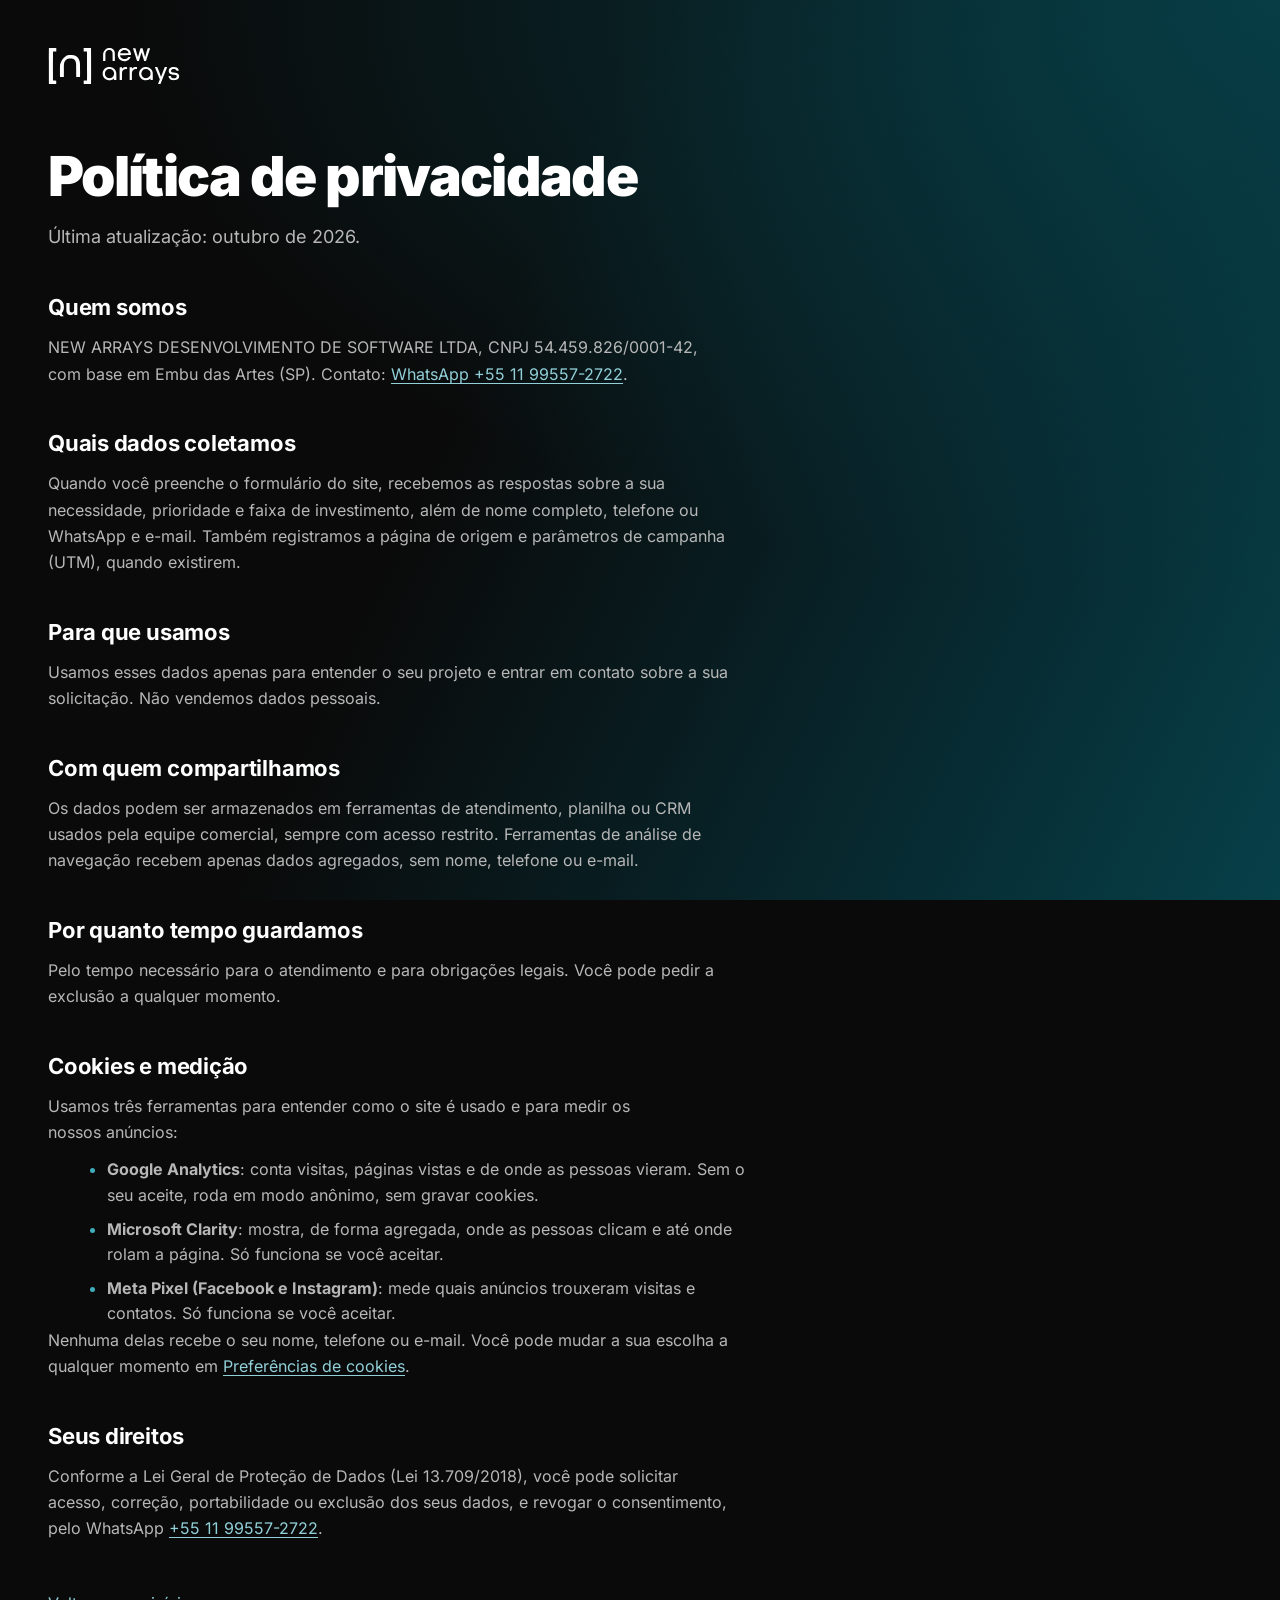
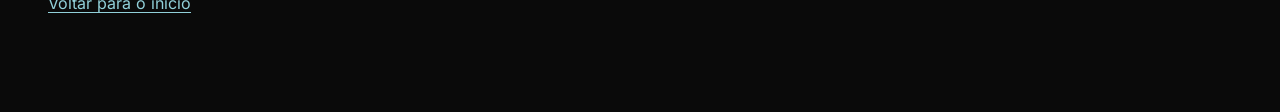
<file: politica-de-privacidade/index.html>
<!doctype html>
<html lang="pt-BR">
<head>
<meta charset="utf-8">
<meta name="viewport" content="width=device-width, initial-scale=1">
<title>Política de privacidade | New Arrays</title>
<meta name="description" content="Como a New Arrays coleta, usa e protege os dados enviados pelo site, em conformidade com a LGPD.">
<link rel="canonical" href="https://newarrays.com/politica-de-privacidade/">
<meta name="theme-color" content="#0A0A0A">
<link rel="icon" href="../assets/img/icons/favicon.svg" type="image/svg+xml">
<link rel="preload" href="../assets/fonts/inter-var-latin.woff2" as="font" type="font/woff2" crossorigin>
<link rel="stylesheet" href="../assets/css/site.css?v=20261021">
<script src="../assets/js/rastreio.js?v=20261021" data-raiz="../" defer></script>
<!-- MINUTA: texto base preparado pelo desenvolvedor. Precisa de revisão jurídica antes da publicação (briefing, seção 13). -->
</head>
<body>
<a class="skip" href="#conteudo">Pular para o conteúdo</a>
<main class="pagina-simples pagina-simples--texto" id="conteudo">
  <div class="secao__in">
    <a href="../" aria-label="New Arrays, página inicial"><img src="../assets/img/logo-noslogan-white.svg" width="132" height="36" alt="New Arrays"></a>
    <h1 class="pagina-simples__titulo">Política de privacidade</h1>
    <p class="pagina-simples__txt">Última atualização: outubro de 2026.</p>

    <h2>Quem somos</h2>
    <p>NEW ARRAYS DESENVOLVIMENTO DE SOFTWARE LTDA, CNPJ 54.459.826/0001-42, com base em Embu das Artes (SP). Contato: <a href="https://wa.me/5511995572722" target="_blank" rel="noopener">WhatsApp +55 11 99557-2722</a>.</p>

    <h2>Quais dados coletamos</h2>
    <p>Quando você preenche o formulário do site, recebemos as respostas sobre a sua necessidade, prioridade e faixa de investimento, além de nome completo, telefone ou WhatsApp e e-mail. Também registramos a página de origem e parâmetros de campanha (UTM), quando existirem.</p>

    <h2>Para que usamos</h2>
    <p>Usamos esses dados apenas para entender o seu projeto e entrar em contato sobre a sua solicitação. Não vendemos dados pessoais.</p>

    <h2>Com quem compartilhamos</h2>
    <p>Os dados podem ser armazenados em ferramentas de atendimento, planilha ou CRM usados pela equipe comercial, sempre com acesso restrito. Ferramentas de análise de navegação recebem apenas dados agregados, sem nome, telefone ou e-mail.</p>

    <h2>Por quanto tempo guardamos</h2>
    <p>Pelo tempo necessário para o atendimento e para obrigações legais. Você pode pedir a exclusão a qualquer momento.</p>

    <h2 id="cookies">Cookies e medição</h2>
    <p>Usamos três ferramentas para entender como o site é usado e para medir os nossos anúncios:</p>
    <ul>
      <li><strong>Google Analytics</strong>: conta visitas, páginas vistas e de onde as pessoas vieram. Sem o seu aceite, roda em modo anônimo, sem gravar cookies.</li>
      <li><strong>Microsoft Clarity</strong>: mostra, de forma agregada, onde as pessoas clicam e até onde rolam a página. Só funciona se você aceitar.</li>
      <li><strong>Meta Pixel (Facebook e Instagram)</strong>: mede quais anúncios trouxeram visitas e contatos. Só funciona se você aceitar.</li>
    </ul>
    <p>Nenhuma delas recebe o seu nome, telefone ou e-mail. Você pode mudar a sua escolha a qualquer momento em <a href="#" data-preferencias-cookies>Preferências de cookies</a>.</p>

    <h2>Seus direitos</h2>
    <p>Conforme a Lei Geral de Proteção de Dados (Lei 13.709/2018), você pode solicitar acesso, correção, portabilidade ou exclusão dos seus dados, e revogar o consentimento, pelo WhatsApp <a href="https://wa.me/5511995572722" target="_blank" rel="noopener">+55 11 99557-2722</a>.</p>

    <p class="pagina-simples__voltar"><a href="../">Voltar para o início</a></p>
  </div>
</main>
</body>
</html>
</file>
<file: assets/css/sites-incriveis.css>
/*!
 * Sites Incríveis — estilos do motor
 * © 2026 Enzo Barbatto — Sparo Automações. Uso conforme LICENCA.md.
 *
 * Só o necessário para os efeitos funcionarem. A identidade visual do site
 * (fontes, cores, espaçamentos) vive no CSS da própria página.
 */

/* ---------- estados iniciais das revelações ---------- */

[data-fx="surgir"],
[data-fx="subir"],
[data-fx="esquerda"],
[data-fx="direita"],
[data-fx="crescer"] {
  opacity: 0;
  transition: opacity 0.9s cubic-bezier(0.22, 1, 0.36, 1),
              transform 0.9s cubic-bezier(0.22, 1, 0.36, 1);
  will-change: opacity, transform;
}

[data-fx="subir"]    { transform: translateY(36px); }
[data-fx="esquerda"] { transform: translateX(-48px); }
[data-fx="direita"]  { transform: translateX(48px); }
[data-fx="crescer"]  { transform: scale(0.92); }

[data-fx].fx-em-cena {
  opacity: 1;
  transform: none;
}

/* palavras: cada palavra sobe individualmente quando o pai entra em cena */
[data-fx="palavras"] .fx-palavra {
  display: inline-block;
  opacity: 0;
  transform: translateY(0.6em);
  transition: opacity 0.55s ease-out, transform 0.55s cubic-bezier(0.22, 1, 0.36, 1);
}
[data-fx="palavras"].fx-em-cena .fx-palavra {
  opacity: 1;
  transform: none;
}
[data-fx="palavras"] { opacity: 1; }

/* digitar: cursor enquanto escreve */
[data-fx="digitar"] { opacity: 1; }
.fx-digitando::after {
  content: "";
  display: inline-block;
  width: 0.08em;
  height: 1em;
  margin-left: 0.06em;
  background: currentColor;
  vertical-align: -0.12em;
  animation: fx-cursor 0.8s steps(2, jump-none) infinite;
}
@keyframes fx-cursor { 50% { opacity: 0; } }

[data-fx="contar"] {
  opacity: 1;
  font-variant-numeric: tabular-nums;
}

/* ---------- cenas fixas ---------- */

[data-fx-fixa] {
  position: relative;
}

.fx-palco {
  position: sticky;
  top: 0;
  height: 100vh;
  height: 100dvh;
  overflow: hidden;
  display: flex;
  align-items: center;
  justify-content: center;
}

[data-fx="trilho"] {
  display: flex;
  flex-wrap: nowrap;
  will-change: transform;
}

[data-fx="rolar-video"] {
  width: 100%;
  height: 100%;
  object-fit: cover;
}

/* etapas: por padrão, cada .fx-etapa aparece na sua vez.
   A página pode sobrescrever livremente com [data-etapa="n"]. */
[data-fx-etapas] .fx-etapa {
  opacity: 0;
  transition: opacity 0.45s ease;
}
[data-fx-etapas="2"][data-etapa="1"] .fx-etapa:nth-of-type(1),
[data-fx-etapas="2"][data-etapa="2"] .fx-etapa:nth-of-type(2),
[data-fx-etapas="3"][data-etapa="1"] .fx-etapa:nth-of-type(1),
[data-fx-etapas="3"][data-etapa="2"] .fx-etapa:nth-of-type(2),
[data-fx-etapas="3"][data-etapa="3"] .fx-etapa:nth-of-type(3),
[data-fx-etapas="4"][data-etapa="1"] .fx-etapa:nth-of-type(1),
[data-fx-etapas="4"][data-etapa="2"] .fx-etapa:nth-of-type(2),
[data-fx-etapas="4"][data-etapa="3"] .fx-etapa:nth-of-type(3),
[data-fx-etapas="4"][data-etapa="4"] .fx-etapa:nth-of-type(4),
[data-fx-etapas="5"][data-etapa="1"] .fx-etapa:nth-of-type(1),
[data-fx-etapas="5"][data-etapa="2"] .fx-etapa:nth-of-type(2),
[data-fx-etapas="5"][data-etapa="3"] .fx-etapa:nth-of-type(3),
[data-fx-etapas="5"][data-etapa="4"] .fx-etapa:nth-of-type(4),
[data-fx-etapas="5"][data-etapa="5"] .fx-etapa:nth-of-type(5) {
  opacity: 1;
}

/* ---------- fundo que viaja ---------- */

.fx-fundo-ativo body {
  background: var(--fx-fundo, inherit);
  color: var(--fx-tinta, inherit);
  transition: background 0.7s ease, color 0.7s ease;
}

/* ---------- suavidade geral ---------- */

[data-fx-paralaxe],
[data-fx-mouse],
[data-fx-x], [data-fx-y], [data-fx-escala], [data-fx-giro], [data-fx-opacidade] {
  will-change: transform;
}

[data-fx-mouse] {
  transition: transform 0.25s ease-out;
}

/* ---------- movimento reduzido: tudo visível, nada se mexe ---------- */

.fx-reduzido [data-fx] {
  opacity: 1 !important;
  transform: none !important;
  transition: none !important;
}
.fx-reduzido [data-fx="palavras"] .fx-palavra {
  opacity: 1;
  transform: none;
  transition: none;
}
.fx-reduzido .fx-palco {
  position: static;
  height: auto;
  overflow: visible;
}
.fx-reduzido [data-fx-etapas] .fx-etapa {
  opacity: 1;
  position: static !important;
  grid-area: auto !important; /* etapas sobrepostas viram lista, uma sob a outra */
  margin: 24px 0;
}
.fx-reduzido [data-fx="trilho"] {
  flex-wrap: wrap;
  transform: none !important;
}
</file>
<file: assets/css/site.css>
/* =========================================================
   New Arrays | Experiência Digital
   Tokens do Manual NA 2026. Tema escuro único, com uma área
   clara pontual (Quem somos) como o próprio Manual pede.
   Cantos: botões em pílula; painéis/cards 16px; campos 12px.
   Camadas (z-index): 1 conteúdo, 10 cabeçalho, 20 skip link.
   ========================================================= */

@font-face {
  font-family: "Inter";
  src: url("../fonts/inter-var-latin.woff2") format("woff2");
  font-weight: 100 900;
  font-style: normal;
  font-display: swap;
  unicode-range: U+0000-00FF, U+0131, U+0152-0153, U+02BB-02BC, U+02C6, U+02DA, U+02DC, U+0304, U+0308, U+0329, U+2000-206F, U+20AC, U+2122, U+2191, U+2193, U+2212, U+2215, U+FEFF, U+FFFD;
}
/* Fallback com métricas ajustadas para reduzir o salto quando a Inter carrega */
@font-face {
  font-family: "Inter Fallback";
  src: local("Arial");
  ascent-override: 90.44%;
  descent-override: 22.52%;
  line-gap-override: 0%;
  size-adjust: 107.12%;
}

:root {
  --bw-900: #0A0A0A;
  --bw-800: #0D0D0D;
  --bw-700: #111111;
  --bw-500: #181818;
  --bw-400: #464646;
  --bw-300: #646464;
  --bw-200: #959595;
  --bw-100: #B7B7B7;
  --branco: #FFFFFF;

  --blue-900: #074049;
  --blue-800: #09545F;
  --blue-700: #0B6C7B;
  --blue-600: #0F8A9D;
  --blue-500: #1098AD;
  --blue-400: #40ADBD;
  --blue-300: #5FBAC8;
  --blue-200: #91D0D9;
  --blue-100: #B5DFE6;
  --blue-50:  #E7F5F7;

  --fundo: var(--bw-900);
  --superficie: var(--bw-700);
  --superficie-2: var(--bw-500);
  --tinta: var(--branco);
  --tinta-suave: var(--bw-100);
  --linha: rgb(255 255 255 / 0.10);
  --linha-forte: rgb(255 255 255 / 0.18);
  --acao: var(--blue-500);
  --acao-tinta: var(--bw-900);
  --acento: var(--blue-400);
  --erro: #FF8A80;

  --fonte: "Inter", "Inter Fallback", Arial, sans-serif;

  --r-painel: 16px;
  --r-campo: 12px;
  --r-pilula: 999px;

  --gutter: clamp(16px, 4vw, 48px);
  --largura: 1280px;
  --topo-h: 72px;

  --ease-out: cubic-bezier(0.16, 1, 0.3, 1);
  --ease-io: cubic-bezier(0.65, 0, 0.35, 1);

  --fx-fundo: var(--bw-900);
  --fx-tinta: var(--branco);
}

*, *::before, *::after { box-sizing: border-box; }
[hidden] { display: none !important; }

html {
  -webkit-text-size-adjust: 100%;
  text-size-adjust: 100%;
  background: var(--fundo);
  scroll-padding-top: calc(var(--topo-h) + 16px);
}
@media (prefers-reduced-motion: no-preference) {
  html:focus-within { scroll-behavior: smooth; }
}

body {
  margin: 0;
  background: transparent;
  color: var(--tinta);
  font-family: var(--fonte);
  font-size: 1rem;
  line-height: 1.5;
  font-optical-sizing: auto;
  -webkit-font-smoothing: antialiased;
  -moz-osx-font-smoothing: grayscale;
  text-rendering: optimizeLegibility;
  overflow-x: clip;
}

/* Fundo da marca (Manual NA 2026, capa): preto à esquerda, azul petróleo à direita.
   Camada fixa: não repinta durante a rolagem. */
body::before {
  content: "";
  position: fixed;
  inset: 0;
  z-index: -1;
  pointer-events: none;
  background:
    radial-gradient(120% 90% at 100% 0%, rgb(7 64 73 / 0.85) 0%, rgb(7 64 73 / 0.35) 45%, transparent 75%),
    linear-gradient(115deg, var(--bw-900) 0%, var(--bw-900) 38%, #072C33 78%, var(--blue-900) 100%);
}

img, svg, video { display: block; max-width: 100%; }
svg { fill: currentColor; }
h1, h2, h3, p, ul, ol, figure { margin: 0; }
/* Viúvas (G7): títulos equilibrados e parágrafos sem palavra sozinha na última linha */
h1, h2, h3, summary { text-wrap: balance; }
p, li, figcaption, dd, .servico-item__desc { text-wrap: pretty; }
ul[role="list"], .servicos-lista, .conexao, .metodo, .rodape ul, .diag__progresso, .diag__resumo, .servico__itens { list-style: none; padding: 0; }
a { color: inherit; text-underline-offset: 0.2em; }
button { font: inherit; color: inherit; }
input, select, textarea { font: inherit; }

:focus-visible {
  outline: 2px solid var(--blue-300);
  outline-offset: 3px;
  border-radius: 4px;
}

.sr-only {
  position: absolute !important;
  width: 1px; height: 1px;
  padding: 0; margin: -1px;
  overflow: hidden; clip: rect(0 0 0 0);
  white-space: nowrap; border: 0;
}

.skip {
  position: fixed;
  left: 16px; top: 12px;
  z-index: 20;
  padding: 12px 20px;
  background: var(--acao);
  color: var(--acao-tinta);
  font-weight: 600;
  border-radius: var(--r-pilula);
  text-decoration: none;
  transform: translateY(-160%);
  transition: transform 0.2s var(--ease-out);
}
.skip:focus { transform: none; }

.secao__in {
  width: 100%;
  max-width: calc(var(--largura) + var(--gutter) * 2);
  margin-inline: auto;
  padding-inline: var(--gutter);
}

/* ---------- Botões ---------- */
.btn {
  --btn-bg: transparent;
  --btn-tinta: var(--tinta);
  display: inline-flex;
  align-items: center;
  justify-content: center;
  gap: 10px;
  min-height: 48px;
  padding: 12px 24px;
  border: 1px solid transparent;
  border-radius: var(--r-pilula);
  background: var(--btn-bg);
  color: var(--btn-tinta);
  font-weight: 600;
  font-size: 1rem;
  line-height: 1.2;
  letter-spacing: -0.005em;
  text-decoration: none;
  white-space: nowrap;
  cursor: pointer;
  transition: background-color 0.2s ease, border-color 0.2s ease, color 0.2s ease, transform 0.2s var(--ease-out);
  -webkit-tap-highlight-color: transparent;
}
.btn svg { width: 20px; height: 20px; flex: none; transition: transform 0.25s var(--ease-out); }
.btn:active { transform: translateY(1px) scale(0.98); }
.btn[disabled] { cursor: not-allowed; opacity: 0.7; }

.btn--primario { --btn-bg: var(--acao); --btn-tinta: var(--acao-tinta); }
.btn--primario:hover svg { transform: translateX(3px); }

.btn--fantasma { border-color: var(--linha-forte); --btn-tinta: var(--tinta); }
.btn--fantasma:hover { border-color: var(--blue-400); --btn-tinta: var(--branco); }

.btn--grande { min-height: 56px; padding: 16px 28px; font-size: 1.0625rem; }
.btn--compacto { min-height: 44px; padding: 10px 20px; font-size: 0.9375rem; }

/* ---------- Cabeçalho ---------- */
.topo {
  position: fixed;
  inset: 0 0 auto;
  z-index: 10;
  height: var(--topo-h);
  transition: background-color 0.3s ease, border-color 0.3s ease;
  border-bottom: 1px solid transparent;
}
.topo--solido {
  background: rgb(10 10 10 / 0.88);
  border-bottom-color: var(--linha);
  -webkit-backdrop-filter: blur(14px) saturate(140%);
  backdrop-filter: blur(14px) saturate(140%);
}
.topo__in {
  height: 100%;
  max-width: calc(var(--largura) + var(--gutter) * 2);
  margin-inline: auto;
  padding-inline: var(--gutter);
  display: flex;
  align-items: center;
  gap: 24px;
}
.topo__marca { display: block; flex: none; padding: 6px 0; }
.topo__marca img { width: 132px; height: auto; aspect-ratio: 2399.7 / 663.2; }
.topo__nav { margin-left: auto; }
.topo__nav ul { display: flex; gap: 4px; list-style: none; margin: 0; padding: 0; }
.topo__nav a {
  display: inline-flex;
  align-items: center;
  min-height: 44px;
  padding: 0 14px;
  border-radius: var(--r-pilula);
  color: var(--tinta-suave);
  text-decoration: none;
  font-weight: 500;
  font-size: 0.9375rem;
  transition: color 0.2s ease, background-color 0.2s ease;
}
.topo__nav a:hover { color: var(--branco); background: rgb(255 255 255 / 0.06); }
.topo__menu {
  display: none;
  width: 44px; height: 44px;
  margin-left: auto;
  border: 1px solid var(--linha-forte);
  border-radius: var(--r-pilula);
  background: transparent;
  align-items: center; justify-content: center;
  cursor: pointer;
}
.topo__menu svg { width: 22px; height: 22px; }
/* Instagram no topo: botão redondo no mesmo estilo do menu */
.topo__insta {
  display: inline-flex; flex: none;
  width: 44px; height: 44px;
  align-items: center; justify-content: center;
  border: 1px solid var(--linha-forte);
  border-radius: var(--r-pilula);
  color: var(--tinta);
  transition: color 0.2s ease, background-color 0.2s ease, border-color 0.2s ease;
}
.topo__insta svg { width: 22px; height: 22px; fill: currentColor; }
.topo__insta:hover, .topo__insta:focus-visible { color: var(--bw-900); background: var(--blue-500); border-color: var(--blue-500); }
.topo__insta:focus-visible { outline: 2px solid var(--blue-200); outline-offset: 3px; }

@media (max-width: 1100px) {
  .topo__cta { display: none; }
}
@media (max-width: 860px) {
  .topo__menu { display: inline-flex; margin-left: -12px; }
  .topo__insta { margin-left: auto; }
  .topo__nav {
    position: absolute;
    top: var(--topo-h);
    left: 0; right: 0;
    background: rgb(10 10 10 / 0.97);
    border-bottom: 1px solid var(--linha);
    padding: 8px var(--gutter) 20px;
    display: none;
  }
  .topo__nav.aberto { display: block; }
  .topo__nav ul { flex-direction: column; gap: 0; }
  .topo__nav a { min-height: 52px; font-size: 1.0625rem; color: var(--branco); padding: 0 4px; border-radius: 8px; }
}

/* =========================================================
   CENA 1 · HERO
   ========================================================= */
.hero {
  position: relative;
  isolation: isolate;
  min-height: 100vh;
  min-height: 100dvh;
  padding: calc(var(--topo-h) + clamp(24px, 5vh, 56px)) 0 clamp(40px, 7vh, 72px);
  display: flex;
  overflow: clip;
}
.hero__fundo {
  position: absolute;
  inset: 0;
  z-index: -1;
  pointer-events: none;
  /* grade de 12 colunas do Manual, muito sutil */
  background-image:
    linear-gradient(to right, rgb(255 255 255 / 0.035) 1px, transparent 1px);
  background-size: calc((min(100vw, var(--largura) + var(--gutter) * 2)) / 12) 100%;
  background-position: center top;
  -webkit-mask-image: linear-gradient(to bottom, #000 30%, transparent 95%);
  mask-image: linear-gradient(to bottom, #000 30%, transparent 95%);
}
.hero__circulo {
  position: absolute;
  border-radius: 50%;
  background: var(--blue-900);
}
.hero__circulo--a {
  width: min(62vw, 820px);
  aspect-ratio: 1;
  right: max(-22vw, -300px);
  top: -18%;
  opacity: 0.55;
}
.hero__circulo--b {
  width: min(34vw, 440px);
  aspect-ratio: 1;
  right: 8%;
  bottom: -26%;
  opacity: 0.35;
}

.hero__grade {
  width: 100%;
  max-width: calc(var(--largura) + var(--gutter) * 2);
  margin: 0 auto;
  padding-inline: var(--gutter);
  display: grid;
  grid-template-columns: minmax(0, 7fr) minmax(0, 5fr);
  grid-template-rows: auto auto auto auto;
  grid-template-areas:
    "rotulo rotulo"
    "titulo titulo"
    "sub    array"
    "acoes  array";
  column-gap: clamp(32px, 5vw, 80px);
  align-content: center;
}
.hero__texto { display: contents; }
.hero__rotulo {
  grid-area: rotulo;
  font-size: 0.8125rem;
  font-weight: 600;
  letter-spacing: 0.08em;
  text-transform: uppercase;
  color: var(--blue-300);
}
.hero__titulo {
  grid-area: titulo;
  margin: 20px 0 clamp(28px, 5vh, 56px);
  font-weight: 900;
  text-transform: uppercase;
  font-size: clamp(2.35rem, 0.6rem + 4.9vw, 4.75rem);
  line-height: 0.98;
  letter-spacing: -0.025em;
  max-width: 22ch;
  text-wrap: balance;
}
.hero__sub {
  grid-area: sub;
  align-self: start;
  max-width: 34ch;
  font-size: clamp(1.0625rem, 0.95rem + 0.45vw, 1.3125rem);
  line-height: 1.5;
  color: var(--tinta-suave);
}
.hero__acoes {
  grid-area: acoes;
  align-self: start;
  display: flex;
  flex-wrap: wrap;
  gap: 12px;
  margin-top: 32px;
}
.hero__cta { view-transition-name: na-diag; }

/* ---------- O "array": colchetes da marca ---------- */
.array {
  --colchete: 18px;
  --espessura: 3px;
  position: relative;
  padding: 8px clamp(20px, 2.4vw, 32px);
}
.array::before,
.array::after {
  content: "";
  position: absolute;
  top: 0; bottom: 0;
  width: var(--colchete);
  border: var(--espessura) solid var(--blue-400);
  pointer-events: none;
}
.array::before { left: 0; border-right: 0; }
.array::after { right: 0; border-left: 0; }

.hero__array { grid-area: array; align-self: start; }

@media (prefers-reduced-motion: no-preference) {
  /* Assinatura no load: os colchetes começam juntos e se afastam para "alocar espaço" */
  .hero__array::before { animation: colchete-esq 0.9s var(--ease-out) 0.15s backwards; }
  .hero__array::after  { animation: colchete-dir 0.9s var(--ease-out) 0.15s backwards; }
  .hero__array .servicos-lista { animation: alocar 0.7s var(--ease-out) 0.55s backwards; }
}
@keyframes colchete-esq { from { transform: translateX(calc(var(--meio, 180px))); opacity: 0; } 30% { opacity: 1; } to { transform: none; } }
@keyframes colchete-dir { from { transform: translateX(calc(var(--meio, 180px) * -1)); opacity: 0; } 30% { opacity: 1; } to { transform: none; } }
@keyframes alocar { from { opacity: 0; transform: scaleX(0.94); } to { opacity: 1; transform: none; } }

/* ---------- Serviços do Hero (H3): só os títulos; a descrição surge no hover/foco ----------
   A caixa tem altura fixa: o item escolhido cresce e os outros encolhem (grid-template-rows),
   então nada fora dos colchetes se mexe. */
.servicos-lista {
  --lista-h: clamp(276px, 33vh, 336px);
  display: grid;
  grid-template-rows: 1fr 1fr 1fr;
  height: var(--lista-h);
  transition: grid-template-rows 0.7s var(--ease-out);
}
.servicos-lista:has(> li:nth-child(1) .servico-item:is(:hover, :focus-visible)) { grid-template-rows: 1.6fr 0.7fr 0.7fr; }
.servicos-lista:has(> li:nth-child(2) .servico-item:is(:hover, :focus-visible)) { grid-template-rows: 0.7fr 1.6fr 0.7fr; }
.servicos-lista:has(> li:nth-child(3) .servico-item:is(:hover, :focus-visible)) { grid-template-rows: 0.7fr 0.7fr 1.6fr; }
.servicos-lista > li { display: grid; align-items: center; min-height: 0; }
.servicos-lista li + li { border-top: 1px solid var(--linha); }
.servico-item {
  position: relative;
  display: grid;
  grid-template-columns: 30px 1fr;
  grid-template-rows: auto 0fr;
  grid-template-areas: "icone nome" ". desc";
  align-self: center;
  column-gap: 16px;
  min-height: 0;
  padding: 10px 8px;
  text-decoration: none;
  border-radius: 8px;
  transition: grid-template-rows 0.7s var(--ease-out), opacity 0.4s ease;
}
.servico-item__icone { grid-area: icone; align-self: center; width: 30px; height: 30px; color: var(--blue-400); transition: transform 0.5s var(--ease-out), color 0.3s ease; }
.servico-item__nome {
  grid-area: nome;
  font-weight: 800;
  font-size: clamp(1.375rem, 0.95rem + 0.95vw, 1.875rem);
  line-height: 1.08;
  letter-spacing: -0.02em;
  transition: transform 0.6s var(--ease-out), color 0.3s ease;
}
.servico-item__desc {
  grid-area: desc;
  min-height: 0;
  overflow: hidden;
  color: var(--tinta-suave);
  font-size: 1rem;
  line-height: 1.45;
}
.servico-item__desc-in {
  display: block;
  padding-top: 10px;
  max-width: 34ch;
  opacity: 0;
  transform: translateY(14px);
  filter: blur(4px);
  transition: opacity 0.3s ease, transform 0.5s var(--ease-out), filter 0.4s ease;
}
.servico-item:is(:hover, :focus-visible) { grid-template-rows: auto 1fr; }
.servico-item:is(:hover, :focus-visible) .servico-item__desc-in {
  opacity: 1; transform: none; filter: none;
  transition-delay: 0.18s, 0.18s, 0.18s;
}
.servico-item:is(:hover, :focus-visible) .servico-item__nome { color: var(--branco); }
.servico-item:is(:hover, :focus-visible) .servico-item__icone { color: var(--blue-300); transform: rotate(-8deg) scale(1.1); }
/* os outros recuam: o título escolhido ganha toda a atenção */
.servicos-lista:has(.servico-item:is(:hover, :focus-visible)) .servico-item:not(:hover):not(:focus-visible) { opacity: 0.38; }
/* colchetes que "selecionam" o item */
.servico-item::before, .servico-item::after {
  content: "";
  position: absolute;
  top: 10px; bottom: 10px;
  width: 9px;
  border: 2px solid var(--blue-200);
  opacity: 0;
  pointer-events: none;
  transition: opacity 0.3s ease, transform 0.55s var(--ease-out);
}
.servico-item::before { left: -18px; border-right: 0; transform: translateX(-10px); }
.servico-item::after { right: -18px; border-left: 0; transform: translateX(10px); }
.servico-item:is(:hover, :focus-visible)::before, .servico-item:is(:hover, :focus-visible)::after { opacity: 1; transform: none; }
.servico-item:focus-visible { outline: none; }
.servico-item:focus-visible .servico-item__nome { text-decoration: underline; text-decoration-color: var(--blue-400); text-underline-offset: 6px; }

/* ---------- Formulário de qualificação ---------- */
.diag {
  grid-area: array;
  view-transition-name: none;
  background: var(--bw-700);
  border-radius: var(--r-painel);
  padding: clamp(20px, 2.6vw, 36px) clamp(24px, 3vw, 44px);
  box-shadow: 0 30px 80px -40px rgb(16 152 173 / 0.35);
  outline: 1px solid rgb(64 173 189 / 0.18);
}
.diag[hidden] { display: none; }
.diag::before, .diag::after { top: 16px; bottom: 16px; }
.diag::before { left: -2px; }
.diag::after { right: -2px; }

/* Estado "formulário aberto": o Hero se reorganiza */
.hero[data-estado="form"] .hero__grade {
  grid-template-columns: minmax(0, 4fr) minmax(0, 8fr);
}
.hero[data-estado="form"] .hero__array,
.hero[data-estado="form"] .hero__acoes { display: none; }
.hero[data-estado="form"] .hero__titulo { font-size: clamp(2rem, 0.6rem + 3.4vw, 3.25rem); margin-bottom: 28px; }
.hero[data-estado="form"] .diag { view-transition-name: na-diag; }
.hero[data-estado="form"] .hero__cta { view-transition-name: none; }

.diag__topo {
  display: flex;
  align-items: center;
  gap: 16px;
  margin-bottom: 20px;
}
.diag__etapa {
  font-size: 0.8125rem;
  font-weight: 600;
  letter-spacing: 0.06em;
  text-transform: uppercase;
  color: var(--blue-300);
  font-variant-numeric: tabular-nums;
}
/* progresso como um array: [ ■ ■ □ □ ] */
.diag__progresso {
  display: flex;
  align-items: center;
  gap: 6px;
  margin: 0;
  padding: 0 10px;
  position: relative;
}
.diag__progresso::before, .diag__progresso::after {
  content: "";
  position: absolute; top: -4px; bottom: -4px; width: 5px;
  border: 2px solid var(--bw-300);
}
.diag__progresso::before { left: 0; border-right: 0; }
.diag__progresso::after { right: 0; border-left: 0; }
.diag__progresso li {
  width: 18px; height: 6px;
  border-radius: 2px;
  background: var(--bw-400);
  transition: background-color 0.3s ease, transform 0.3s var(--ease-out);
}
.diag__progresso li.feito { background: var(--blue-500); }
.diag__progresso li.atual { background: var(--blue-300); transform: scaleY(1.35); }
.diag__fechar {
  margin-left: auto;
  width: 44px; height: 44px;
  flex: none;
  display: inline-flex; align-items: center; justify-content: center;
  border-radius: var(--r-pilula);
  border: 1px solid var(--linha-forte);
  background: transparent;
  cursor: pointer;
  transition: border-color 0.2s ease, background-color 0.2s ease;
}
.diag__fechar:hover { border-color: var(--blue-400); background: rgb(255 255 255 / 0.05); }
.diag__fechar svg { width: 20px; height: 20px; }

.diag__passo { border: 0; margin: 0; padding: 0; min-width: 0; }
.diag__passo[hidden] { display: none; }
.diag__pergunta {
  padding: 0;
  font-size: clamp(1.375rem, 1.1rem + 0.9vw, 1.75rem);
  line-height: 1.2;
  font-weight: 800;
  letter-spacing: -0.02em;
  text-wrap: balance;
  outline: none;
}
.diag__ajuda { margin-top: 8px; color: var(--tinta-suave); font-size: 0.9375rem; }
.diag__nota { margin-top: 12px; color: var(--blue-200); font-size: 0.9375rem; }

.opcoes { display: grid; gap: 10px; margin-top: 20px; }
.opcoes--cards { grid-template-columns: repeat(3, minmax(0, 1fr)); }
.opcoes--valores { grid-template-columns: repeat(2, minmax(0, 1fr)); }
.opcao--largo { grid-column: 1 / -1; }

.opcao {
  position: relative;
  display: flex;
  align-items: center;
  gap: 14px;
  min-height: 56px;
  padding: 12px 16px;
  border: 1px solid var(--linha-forte);
  border-radius: var(--r-campo);
  background: var(--bw-500);
  cursor: pointer;
  transition: border-color 0.2s ease, background-color 0.2s ease, transform 0.2s var(--ease-out);
  -webkit-tap-highlight-color: transparent;
}
.opcao:hover { border-color: var(--blue-400); }
.opcao input {
  position: absolute;
  opacity: 0;
  width: 1px; height: 1px;
  pointer-events: none;
}
.opcao__txt { font-weight: 500; line-height: 1.3; transition: color 0.2s ease; }
.opcao__caixa {
  flex: none;
  width: 22px; height: 22px;
  border-radius: 6px;
  border: 2px solid var(--bw-200);
  display: grid; place-items: center;
  transition: background-color 0.15s ease, border-color 0.15s ease;
}
.opcao__caixa svg { width: 14px; height: 14px; color: var(--bw-900); opacity: 0; transform: scale(0.6); transition: opacity 0.15s ease, transform 0.2s var(--ease-out); }
.opcao:has(input:checked) {
  border-color: var(--blue-400);
  background: rgb(16 152 173 / 0.14);
}
.opcao:has(input:checked) .opcao__caixa { background: var(--blue-400); border-color: var(--blue-400); }
.opcao:has(input:checked) .opcao__caixa svg { opacity: 1; transform: none; }
.opcao:has(input:focus-visible) { outline: 2px solid var(--blue-300); outline-offset: 2px; }
.opcao:active { transform: scale(0.99); }

.opcao--card { justify-content: center; text-align: center; min-height: 64px; }
.opcao--card .opcao__txt { font-weight: 700; font-size: 1.0625rem; font-variant-numeric: tabular-nums; }
.opcao--card:has(input:checked) { background: var(--blue-500); border-color: var(--blue-500); }
.opcao--card:has(input:checked) .opcao__txt { color: var(--bw-900); }

.diag__erro, .campo__erro {
  min-height: 0;
  margin-top: 10px;
  color: var(--erro);
  font-size: 0.9375rem;
  font-weight: 500;
}
.diag__erro:empty, .campo__erro:empty { display: none; }

.campos { display: grid; gap: 16px; margin-top: 20px; }
.campo { display: grid; gap: 6px; }
.campo label { font-weight: 600; font-size: 0.9375rem; }
.campo input[type="text"], .campo input[type="tel"], .campo input[type="email"] {
  width: 100%;
  min-height: 52px;
  padding: 12px 16px;
  border-radius: var(--r-campo);
  border: 1px solid var(--bw-300);
  background: var(--bw-900);
  color: var(--branco);
  font-size: 1rem; /* 16px evita zoom no iOS */
  transition: border-color 0.2s ease, box-shadow 0.2s ease;
}
.campo input::placeholder { color: var(--bw-200); opacity: 1; }
.campo input:focus { outline: none; border-color: var(--blue-400); box-shadow: 0 0 0 3px rgb(64 173 189 / 0.35); }
.campo input[aria-invalid="true"] { border-color: var(--erro); }
.campo__ajuda { color: var(--bw-100); font-size: 0.8125rem; }
.campo__erro { margin-top: 0; }
.campo--check { margin-top: 4px; }
.consentimento { display: flex !important; gap: 12px; align-items: flex-start; font-weight: 400 !important; color: var(--tinta-suave); cursor: pointer; line-height: 1.45; }
.consentimento input { width: 22px; height: 22px; margin: 0; flex: none; accent-color: var(--blue-400); cursor: pointer; }
.consentimento a { color: var(--blue-200); }
.campo-isca { position: absolute !important; left: -9999px; width: 1px; height: 1px; overflow: hidden; }

.diag__nav {
  display: flex;
  justify-content: space-between;
  gap: 12px;
  margin-top: 24px;
}
.diag__nav[hidden] { display: none; }
.diag__avancar, .diag__enviar { margin-left: auto; }
.diag__enviar[aria-busy="true"] span::after {
  content: "";
  display: inline-block;
  width: 14px; height: 14px;
  margin-left: 10px;
  vertical-align: -2px;
  border: 2px solid currentColor;
  border-right-color: transparent;
  border-radius: 50%;
  animation: girar 0.7s linear infinite;
}
@keyframes girar { to { transform: rotate(360deg); } }

.diag__status { outline: none; }
.diag__status[hidden], .diag__sucesso[hidden], .diag__falha[hidden] { display: none; }
.diag__status h3 { font-size: clamp(1.5rem, 1.2rem + 1vw, 2rem); font-weight: 800; letter-spacing: -0.02em; margin-top: 16px; }
.diag__status p { margin-top: 10px; color: var(--tinta-suave); max-width: 52ch; }
.diag__selo {
  width: 52px; height: 52px;
  display: grid; place-items: center;
  border-radius: 50%;
  background: var(--blue-500);
  color: var(--bw-900);
}
.diag__selo svg { width: 26px; height: 26px; }
.diag__selo--erro { background: transparent; border: 2px solid var(--erro); color: var(--erro); }
.diag__resumo { margin: 20px 0 24px; display: grid; gap: 8px; }
.diag__resumo li { display: flex; gap: 10px; font-size: 0.9375rem; color: var(--tinta-suave); }
.diag__resumo strong { color: var(--branco); font-weight: 600; min-width: 108px; }
.diag__falha-acoes { display: flex; flex-wrap: wrap; gap: 12px; margin-top: 20px; }

/* Transição do CTA para o painel (View Transitions API) */
::view-transition-group(na-diag) {
  animation-duration: 0.48s;
  animation-timing-function: var(--ease-out);
}
::view-transition-old(na-diag) { animation: vt-sai 0.18s ease both; }
::view-transition-new(na-diag) { animation: vt-entra 0.34s ease 0.1s both; height: 100%; object-fit: cover; object-position: top left; }
::view-transition-old(root), ::view-transition-new(root) { animation-duration: 0.28s; }
@keyframes vt-sai { to { opacity: 0; } }
@keyframes vt-entra { from { opacity: 0; } }

/* Sem View Transitions: entrada discreta via CSS */
.diag.entrando { animation: diag-entra 0.38s var(--ease-out) both; }
@keyframes diag-entra { from { opacity: 0; transform: translateY(14px) scale(0.985); } }
.diag__passo.entrando, .diag__status.entrando { animation: passo-entra 0.3s var(--ease-out) both; }
@keyframes passo-entra { from { opacity: 0; transform: translateX(12px); } }
.diag__passo.entrando-volta { animation: passo-volta 0.3s var(--ease-out) both; }
@keyframes passo-volta { from { opacity: 0; transform: translateX(-12px); } }

/* ---------- Hero responsivo ---------- */
/* Toque (sem hover): títulos em lista simples, altura natural; descrição fica para a seção de pilares */
@media (hover: none), (max-width: 1023px) {
  .servicos-lista, .servicos-lista:has(.servico-item) { height: auto; grid-template-rows: none; }
  .servico-item, .servico-item:is(:hover, :focus-visible) { grid-template-rows: auto 0fr; padding-block: 16px; }
  .servicos-lista .servico-item:not(:hover):not(:focus-visible) { opacity: 1; }
  .servico-item::before, .servico-item::after { display: none; }
}
@media (max-width: 1023px) {
  .hero__grade,
  .hero[data-estado="form"] .hero__grade {
    grid-template-columns: minmax(0, 1fr);
    grid-template-rows: none;
    grid-template-areas: "rotulo" "titulo" "sub" "acoes" "array";
  }
  .hero__titulo { margin: 16px 0 20px; }
  .hero__sub { max-width: 46ch; }
  .hero__acoes { margin-top: 28px; }
  .hero__array { margin-top: 40px; }
  .hero[data-estado="form"] .hero__rotulo,
  .hero[data-estado="form"] .hero__sub { display: none; }
  .hero[data-estado="form"] .hero__titulo {
    position: absolute; width: 1px; height: 1px; margin: -1px; padding: 0;
    overflow: hidden; clip: rect(0 0 0 0); white-space: nowrap; border: 0;
  }
  .hero[data-estado="form"] { padding-top: calc(var(--topo-h) + 16px); }
}
@media (max-width: 1023px) and (min-width: 640px) {
  .hero[data-estado="form"] .diag { max-width: 680px; }
}
@media (max-width: 639px) {
  .hero { min-height: auto; }
  .hero__titulo { font-size: clamp(2.1rem, 9.6vw, 2.6rem); line-height: 1; }
  .hero__acoes { flex-direction: column; align-items: stretch; }
  .hero__acoes .btn { width: 100%; white-space: normal; }
  .servico-item { padding: 16px 0; }
  .array { padding-inline: 20px; }
  .diag { padding: 20px 18px 22px; margin-inline: -6px; }
  .opcoes--cards { grid-template-columns: 1fr; }
  .opcao--card { justify-content: flex-start; text-align: left; }
  .diag__nav { position: sticky; bottom: 0; padding: 12px 0 calc(4px + env(safe-area-inset-bottom)); margin-top: 20px; background: linear-gradient(to top, var(--bw-700) 75%, transparent); }
  .diag__nav .btn { flex: 1; white-space: normal; padding-inline: 18px; text-align: center; }
  .diag__voltar { flex: 0 0 auto !important; }
  .diag__falha-acoes .btn { width: 100%; }
}

/* =========================================================
   CENA 2 · SERVIÇOS (o pico)
   ========================================================= */
.servicos { height: 400vh; background: transparent; position: relative; }
.servicos .fx-palco { align-items: center; }
.servicos__grade {
  width: 100%;
  max-width: calc(var(--largura) + var(--gutter) * 2);
  padding-inline: var(--gutter);
  margin-inline: auto;
  display: grid;
  grid-template-columns: minmax(0, 5fr) minmax(0, 7fr);
  gap: clamp(32px, 6vw, 96px);
  align-items: center;
}
.servicos__lado { position: relative; }
.servicos__titulo {
  font-size: clamp(2.25rem, 1.3rem + 3.2vw, 4rem);
  line-height: 1;
  font-weight: 900;
  letter-spacing: -0.03em;
  text-transform: uppercase;
  max-width: 11ch;
}
.servicos__intro { margin-top: 20px; max-width: 40ch; color: var(--tinta-suave); font-size: 1.0625rem; }

.conexao { position: relative; margin-top: 40px; display: grid; gap: 4px; }
.conexao a {
  display: grid;
  grid-template-columns: 28px auto 1fr;
  align-items: center;
  column-gap: 14px;
  min-height: 52px;
  text-decoration: none;
  color: var(--bw-200);
  border-radius: 8px;
  transition: color 0.3s ease;
}
.conexao__no {
  width: 14px; height: 14px;
  margin-left: 7px;
  border-radius: 50%;
  border: 2px solid var(--bw-300);
  background: var(--bw-900);
  position: relative;
  z-index: 1;
  transition: border-color 0.3s ease, background-color 0.3s ease, transform 0.35s var(--ease-out);
}
.conexao__verbo { font-weight: 800; font-size: 1.125rem; text-transform: uppercase; letter-spacing: 0.01em; }
.conexao__nome { font-size: 0.9375rem; color: var(--bw-200); }
/* linha que conecta: acompanha --progresso publicado pelo motor */
.conexao__linha {
  position: absolute;
  left: 13px;
  width: 2px;
  bottom: 26px;
  height: 104px;
  background: var(--bw-400);
}
.conexao__linha span {
  position: absolute; inset: 0;
  background: var(--blue-400);
  transform-origin: top;
  transform: scaleY(calc(var(--progresso, 0) * 1.25));
}
.servicos[data-etapa="1"] .conexao li:nth-child(1) a,
.servicos[data-etapa="2"] .conexao li:nth-child(-n+2) a,
.servicos[data-etapa="3"] .conexao li a { color: var(--branco); }
.servicos[data-etapa="1"] .conexao li:nth-child(1) .conexao__no,
.servicos[data-etapa="2"] .conexao li:nth-child(-n+2) .conexao__no,
.servicos[data-etapa="3"] .conexao li .conexao__no { border-color: var(--blue-400); background: var(--blue-400); }
.servicos[data-etapa="1"] .conexao li:nth-child(1) .conexao__no,
.servicos[data-etapa="2"] .conexao li:nth-child(2) .conexao__no,
.servicos[data-etapa="3"] .conexao li:nth-child(3) .conexao__no { transform: scale(1.3); }

.servicos__palco { display: grid; }
.servicos__palco .fx-etapa {
  grid-area: 1 / 1;
  visibility: hidden;
  transform: translateY(24px);
  transition: opacity 0.45s ease, transform 0.6s var(--ease-out), visibility 0s linear 0.45s;
}
.servicos[data-etapa="1"] .fx-etapa:nth-of-type(1),
.servicos[data-etapa="2"] .fx-etapa:nth-of-type(2),
.servicos[data-etapa="3"] .fx-etapa:nth-of-type(3),
.servicos__palco .fx-etapa:focus-within {
  visibility: visible;
  opacity: 1;
  transform: none;
  transition: opacity 0.45s ease 0.08s, transform 0.6s var(--ease-out) 0.08s, visibility 0s;
}

.servico {
  padding: clamp(28px, 3.4vw, 48px);
  border-radius: var(--r-painel);
  background: var(--blue-900);
  position: relative;
  overflow: hidden;
}

.servico:nth-of-type(2) { background: var(--bw-500); outline: 1px solid var(--linha); }
.servico:nth-of-type(3) { background: var(--blue-800); }
.servico__icone { width: 40px; height: 40px; color: var(--blue-200); }
.servico:nth-of-type(2) .servico__icone { color: var(--blue-400); }
.servico__titulo { margin-top: 20px; font-size: clamp(1.625rem, 1.2rem + 1.4vw, 2.25rem); line-height: 1.1; font-weight: 800; letter-spacing: -0.02em; }
.servico__lead { margin-top: 12px; font-size: 1.1875rem; font-weight: 600; color: var(--blue-100); max-width: 40ch; }
.servico:nth-of-type(2) .servico__lead { color: var(--blue-300); }
.servico__lead + p { margin-top: 12px; color: rgb(255 255 255 / 0.84); max-width: 54ch; }
.servico__itens { margin: 24px 0 28px; display: grid; grid-template-columns: repeat(2, minmax(0, 1fr)); gap: 12px 24px; }
.servico__itens li { position: relative; padding-left: 20px; font-size: 0.9375rem; line-height: 1.4; color: rgb(255 255 255 / 0.9); }
.servico__itens li::before { content: ""; position: absolute; left: 0; top: 0.5em; width: 8px; height: 2px; background: var(--blue-300); }
.servico .btn--primario { --btn-bg: var(--branco); --btn-tinta: var(--bw-900); }
.servico .btn--primario:hover { --btn-bg: var(--blue-50); }

@media (max-width: 1023px) {
  .servicos__grade { grid-template-columns: 1fr; gap: 24px; align-content: center; }
  .servicos__titulo { font-size: clamp(1.75rem, 7vw, 2.5rem); max-width: none; }
  .servicos__intro { display: none; }
  .conexao { margin-top: 16px; grid-template-columns: repeat(3, minmax(0, 1fr)); gap: 8px; }
  .conexao a { grid-template-columns: 1fr; row-gap: 8px; min-height: 64px; justify-items: start; }
  .conexao__no { margin-left: 0; }
  .conexao__verbo { font-size: 0.875rem; }
  .conexao__nome { font-size: 0.8125rem; }
  .conexao__linha { display: none; }
  .servico { padding: 22px 20px; }
  .servico__icone { width: 32px; height: 32px; }
  .servico__titulo { margin-top: 12px; }
  .servico__lead { font-size: 1.0625rem; }
  .servico__lead + p { font-size: 0.9375rem; }
  .servico__itens { grid-template-columns: 1fr; gap: 8px; margin: 16px 0 20px; }
}
@media (max-width: 639px) and (max-height: 760px) {
  .servico__lead + p { display: none; }
}

/* =========================================================
   CENA 3 · RESULTADOS REAIS
   ========================================================= */
.secao { padding-block: clamp(80px, 12vw, 160px); }
.resultados { background: transparent; }
.resultados__titulo {
  font-size: clamp(2rem, 1.1rem + 3.2vw, 3.5rem);
  line-height: 1.05;
  font-weight: 800;
  letter-spacing: -0.03em;
  max-width: 18ch;
}
.resultados__intro { margin-top: 20px; max-width: 58ch; color: var(--tinta-suave); font-size: 1.0625rem; }

.depoimentos {
  margin-top: clamp(40px, 6vw, 72px);
  display: grid;
  grid-template-columns: repeat(12, minmax(0, 1fr));
  gap: 16px;
}
.video-card { grid-column: span 4; }
.video-card:nth-child(2) { margin-top: 48px; }
.video-card:nth-child(3) { margin-top: 96px; }
.video-card__midia {
  position: relative;
  aspect-ratio: 4 / 5;
  border-radius: var(--r-painel);
  overflow: hidden;
  background: var(--bw-500);
}
.video-card__midia video, .video-card__midia img { width: 100%; height: 100%; object-fit: cover; }
.video-card__vazio {
  position: absolute; inset: 14px;
  display: grid;
  place-content: center;
  justify-items: center;
  gap: 8px;
  text-align: center;
  padding: 16px;
  color: var(--bw-100);
  border: 1px dashed rgb(255 255 255 / 0.2);
  border-radius: 10px;
}
.video-card__vazio svg { width: 36px; height: 36px; color: var(--blue-400); margin-bottom: 4px; }
.video-card__vazio span { font-weight: 700; color: var(--branco); }
.video-card__vazio small { font-size: 0.8125rem; }
.video-card__legenda { display: grid; gap: 2px; margin-top: 14px; }
.video-card__legenda strong { font-weight: 700; }
.video-card__legenda span { color: var(--bw-200); font-size: 0.875rem; }

.video-card__play {
  position: absolute; inset: 0;
  display: grid; place-items: center;
  border: 0; padding: 0;
  background: transparent;
  cursor: pointer;
}
.video-card__play img { position: absolute; inset: 0; width: 100%; height: 100%; object-fit: cover; }
.video-card__play::after { content: ""; position: absolute; inset: 0; background: linear-gradient(to top, rgb(7 64 73 / 0.7), transparent 55%); }
.video-card__play span {
  position: relative; z-index: 1;
  width: 64px; height: 64px;
  display: grid; place-items: center;
  border-radius: 50%;
  background: var(--acao);
  color: var(--bw-900);
  transition: transform 0.25s var(--ease-out);
}
.video-card__play span svg { width: 26px; height: 26px; margin-left: 3px; }
.video-card__play:hover span { transform: scale(1.08); }


@media (max-width: 767px) {
  .depoimentos {
    grid-template-columns: none;
    grid-auto-flow: column;
    grid-auto-columns: 72%;
    overflow-x: auto;
    scroll-snap-type: x mandatory;
    margin-inline: calc(var(--gutter) * -1);
    padding-inline: var(--gutter);
    padding-bottom: 8px;
    scrollbar-width: none;
  }
  .depoimentos::-webkit-scrollbar { display: none; }
  .depoimentos:focus-visible { outline-offset: -2px; }
  .video-card { grid-column: auto; scroll-snap-align: start; }
  .video-card:nth-child(2), .video-card:nth-child(3) { margin-top: 0; }
}

/* =========================================================
   CENA 4 · PROJETOS (trilho horizontal)
   ========================================================= */
.projetos { height: 300vh; background: transparent; position: relative; }
.projetos .fx-palco { flex-direction: column; align-items: stretch; justify-content: center; gap: clamp(24px, 4vh, 48px); }
.projetos__cabeca {
  width: 100%;
  max-width: calc(var(--largura) + var(--gutter) * 2);
  margin-inline: auto;
  padding-inline: var(--gutter);
}
.projetos__titulo {
  font-size: clamp(2.25rem, 1rem + 4.4vw, 5rem);
  line-height: 0.95;
  font-weight: 900;
  text-transform: uppercase;
  letter-spacing: -0.03em;
}
.projetos__intro { margin-top: 14px; color: var(--tinta-suave); font-size: 1.0625rem; }
.projetos__trilho {
  gap: 20px;
  padding-inline: max(var(--gutter), calc((100vw - var(--largura)) / 2));
}
.projeto {
  flex: 0 0 clamp(280px, 34vw, 460px);
  display: grid;
  grid-template-rows: auto 1fr;
  border-radius: var(--r-painel);
  overflow: hidden;
  background: var(--bw-500);
  outline: 1px solid var(--linha);
}
.projeto__img {
  position: relative;
  aspect-ratio: 16 / 9;
  overflow: hidden;
  display: grid;
  place-items: center;
  background: var(--blue-900);
}
.projeto__img img { width: 100%; height: 100%; object-fit: cover; }
.projeto__monograma {
  font-weight: 900;
  font-size: clamp(3rem, 2rem + 3vw, 5rem);
  letter-spacing: -0.04em;
  color: rgb(255 255 255 / 0.9);
}
.projeto--grafite .projeto__img { background: var(--bw-700); }
.projeto--grafite .projeto__monograma { color: var(--blue-400); }
.projeto--claro .projeto__img { background: var(--blue-50); }
.projeto--claro .projeto__monograma { color: var(--blue-900); }
.projeto--azul-escuro .projeto__img { background: var(--blue-800); }
.projeto__txt { padding: 22px 24px 24px; display: flex; flex-direction: column; gap: 8px; }
.projeto__seg { font-size: 0.875rem; color: var(--blue-300); font-weight: 600; }
.projeto__nome { font-size: 1.5rem; font-weight: 800; letter-spacing: -0.02em; line-height: 1.15; }
.projeto__txt p:not(.projeto__seg) { color: var(--tinta-suave); font-size: 0.9375rem; }
.projeto__link {
  margin-top: auto;
  padding-top: 12px;
  align-self: flex-start;
  display: inline-flex; align-items: center; gap: 8px;
  min-height: 44px;
  font-weight: 600;
  text-decoration: none;
  color: var(--branco);
}
.projeto__link svg { width: 18px; height: 18px; color: var(--blue-400); transition: transform 0.25s var(--ease-out); }
.projeto__link:hover { text-decoration: underline; }
.projeto__link:hover svg { transform: translate(2px, -2px); }

@media (max-width: 639px) {
  .projeto { flex-basis: 80vw; }
  .projeto__txt { padding: 18px 18px 20px; }
}

/* =========================================================
   CENA 5 · QUEM SOMOS (área clara pontual)
   ========================================================= */
.sobre {
  background: var(--blue-50);
  color: var(--bw-900);
  --tinta-suave: #2E3A3C;
}
.sobre :focus-visible { outline-color: var(--blue-800); }
.sobre__grade {
  display: grid;
  grid-template-columns: minmax(0, 5fr) minmax(0, 7fr);
  gap: clamp(32px, 6vw, 96px);
  align-items: start;
}
.sobre__codigo {
  font-weight: 900;
  font-size: clamp(2.5rem, 0.6rem + 4vw, 4.75rem);
  line-height: 0.9;
  letter-spacing: -0.05em;
  color: var(--blue-900);
  white-space: nowrap;
}
.sobre__kw { color: var(--blue-700); }
.sobre__br { color: var(--blue-600); font-weight: 400; letter-spacing: 0; }
.sobre__texto { display: grid; gap: 18px; max-width: 62ch; }
.sobre__titulo {
  font-size: clamp(1.75rem, 1.1rem + 2.2vw, 3rem);
  line-height: 1.08;
  font-weight: 800;
  letter-spacing: -0.025em;
  color: var(--bw-900);
}
.sobre__texto p { color: var(--tinta-suave); font-size: 1.0625rem; line-height: 1.6; }
.sobre__texto em { font-style: normal; font-weight: 700; color: var(--blue-800); }
.sobre__local { display: flex; gap: 10px; align-items: flex-start; font-weight: 600; color: var(--blue-900) !important; }
.sobre__local svg { width: 22px; height: 22px; flex: none; margin-top: 2px; }

.metodo__titulo {
  margin-top: clamp(64px, 9vw, 120px);
  font-size: clamp(1.5rem, 1.1rem + 1.4vw, 2.25rem);
  font-weight: 800;
  letter-spacing: -0.02em;
  color: var(--blue-900);
}
.metodo {
  counter-reset: passo;
  margin-top: 32px;
  display: grid;
  grid-template-columns: repeat(6, minmax(0, 1fr));
  gap: 0;
  position: relative;
}
.metodo li {
  counter-increment: passo;
  position: relative;
  padding: 44px 20px 0 0;
  display: grid;
  gap: 8px;
  align-content: start;
}
.metodo li::before {
  content: counter(passo, decimal-leading-zero);
  position: absolute; top: 0; left: 0;
  font-weight: 800;
  font-size: 0.875rem;
  color: var(--blue-700);
  font-variant-numeric: tabular-nums;
  background: var(--blue-50);
  padding-right: 10px;
  z-index: 1;
}
.metodo li::after {
  content: "";
  position: absolute; top: 10px; left: 0; right: 0;
  height: 2px;
  background: var(--blue-200);
}
.metodo li:last-child::after { right: 50%; }
.metodo strong { font-size: 1.125rem; font-weight: 800; color: var(--bw-900); }
.metodo span { color: var(--tinta-suave); font-size: 0.9375rem; line-height: 1.45; }

@media (max-width: 1023px) {
  .sobre__grade { grid-template-columns: 1fr; }
  .metodo { grid-template-columns: repeat(2, minmax(0, 1fr)); row-gap: 32px; column-gap: 20px; }
  .metodo li::after { right: 0 !important; }
}
@media (max-width: 479px) {
  .metodo { grid-template-columns: 1fr; }
}

/* =========================================================
   CENA 6 · PERGUNTAS + CTA FINAL
   ========================================================= */
.perguntas { background: transparent; padding-bottom: 0; }
.perguntas__grade {
  display: grid;
  grid-template-columns: minmax(0, 4fr) minmax(0, 8fr);
  gap: clamp(24px, 5vw, 80px);
  align-items: start;
}
.perguntas__titulo {
  font-size: clamp(1.75rem, 1.2rem + 1.8vw, 2.75rem);
  font-weight: 800;
  line-height: 1.05;
  letter-spacing: -0.025em;
  max-width: 12ch;
}
.perguntas__lista details { border-top: 1px solid var(--linha); }
.perguntas__lista details:last-child { border-bottom: 1px solid var(--linha); }
.perguntas__lista summary {
  display: flex;
  justify-content: space-between;
  align-items: center;
  gap: 16px;
  min-height: 64px;
  padding: 16px 0;
  font-weight: 600;
  font-size: 1.125rem;
  cursor: pointer;
  list-style: none;
}
.perguntas__lista summary::-webkit-details-marker { display: none; }
.perguntas__lista summary::after {
  content: "";
  flex: none;
  width: 14px; height: 14px;
  border-right: 2px solid var(--blue-400);
  border-bottom: 2px solid var(--blue-400);
  transform: rotate(45deg) translate(-3px, -3px);
  transition: transform 0.25s var(--ease-out);
}
.perguntas__lista details[open] summary::after { transform: rotate(-135deg) translate(-3px, -3px); }
.perguntas__lista summary:hover { color: var(--blue-200); }
.perguntas__lista details p { padding: 0 40px 24px 0; color: var(--tinta-suave); max-width: 64ch; }

.final {
  margin-top: clamp(96px, 14vw, 180px);
  padding-block: clamp(80px, 12vw, 160px);
  background: var(--blue-900);
  position: relative;
  overflow: hidden;
}
.final::before, .final::after {
  content: "";
  position: absolute;
  top: 12%; bottom: 12%;
  width: clamp(40px, 6vw, 90px);
  border: clamp(6px, 0.9vw, 12px) solid rgb(255 255 255 / 0.1);
  pointer-events: none;
}
.final::before { left: clamp(12px, 3vw, 48px); border-right: 0; }
.final::after { right: clamp(12px, 3vw, 48px); border-left: 0; }
.final__in { text-align: left; position: relative; }
.final__titulo {
  font-size: clamp(2.25rem, 0.8rem + 5.4vw, 5.5rem);
  line-height: 0.98;
  font-weight: 900;
  letter-spacing: -0.035em;
  text-transform: uppercase;
  max-width: 16ch;
  text-wrap: balance;
}
.final__sub { margin-top: 24px; max-width: 48ch; font-size: 1.125rem; color: var(--blue-50); }
.final__acoes { display: flex; flex-wrap: wrap; gap: 12px; margin-top: 36px; }
.final .btn--primario { --btn-bg: var(--branco); --btn-tinta: var(--bw-900); }
.final .btn--primario:hover { --btn-bg: var(--blue-50); }
.final .btn--fantasma { border-color: rgb(255 255 255 / 0.4); }
.final .btn--fantasma:hover { background: rgb(255 255 255 / 0.08); border-color: var(--branco); }

@media (max-width: 639px) {
  .final::before, .final::after { display: none; }
}
@media (max-width: 767px) {
  .perguntas__grade { grid-template-columns: 1fr; }
  .perguntas__lista summary { font-size: 1.0625rem; }
  .final__acoes .btn { width: 100%; white-space: normal; }
}

/* =========================================================
   RODAPÉ
   ========================================================= */
.rodape { background: rgb(10 10 10 / 0.55); padding-top: clamp(64px, 8vw, 104px); border-top: 1px solid var(--linha); }
.rodape__grade {
  display: grid;
  grid-template-columns: minmax(0, 5fr) minmax(0, 3fr) minmax(0, 4fr);
  gap: 40px;
}
.rodape__marca img { width: 220px; height: auto; aspect-ratio: 2428.3 / 998.8; }
.rodape__marca p { margin-top: 20px; color: var(--tinta-suave); max-width: 36ch; }
.rodape__col h3 { font-size: 0.875rem; font-weight: 700; color: var(--blue-300); margin-bottom: 12px; }
.rodape__col ul { margin: 0; display: grid; gap: 2px; }
.rodape__col a, .rodape__local {
  display: inline-flex;
  align-items: center;
  gap: 10px;
  min-height: 40px;
  color: var(--tinta-suave);
  text-decoration: none;
}
.rodape__col a:hover { color: var(--branco); text-decoration: underline; }
.rodape__contatos svg { width: 20px; height: 20px; color: var(--blue-400); flex: none; }
.rodape__base {
  margin-top: 56px;
  padding-block: 24px 32px;
  border-top: 1px solid var(--linha);
  display: flex;
  flex-wrap: wrap;
  justify-content: space-between;
  gap: 12px;
  font-size: 0.8125rem;
  color: var(--bw-200);
}
.rodape__base a { color: var(--bw-100); }

@media (max-width: 860px) {
  .rodape__grade { grid-template-columns: 1fr 1fr; }
  .rodape__marca { grid-column: 1 / -1; }
}
@media (max-width: 479px) {
  .rodape__grade { grid-template-columns: 1fr; }
}

/* =========================================================
   Movimento reduzido: sem cenas presas, tudo visível
   ========================================================= */
.fx-reduzido .servicos, .fx-reduzido .projetos { height: auto !important; }
.fx-reduzido .servicos { padding-block: 96px; }
.fx-reduzido .projetos { padding-block: 96px; }
.fx-reduzido .servicos__palco { gap: 20px; }
.fx-reduzido .servicos__palco .fx-etapa { visibility: visible; opacity: 1; transform: none; margin: 0; }
.fx-reduzido .conexao__linha span { transform: scaleY(1); }
.fx-reduzido .servicos__grade { align-items: start; }
.fx-reduzido .servicos__lado { position: sticky; top: calc(var(--topo-h) + 32px); }
.fx-reduzido .projetos__trilho { flex-wrap: nowrap !important; overflow-x: auto; scroll-snap-type: x mandatory; padding-bottom: 12px; }
.fx-reduzido .projeto { scroll-snap-align: start; }
@media (prefers-reduced-motion: reduce) {
  *, *::before, *::after { animation-duration: 0.01ms !important; animation-iteration-count: 1 !important; transition-duration: 0.01ms !important; }
  ::view-transition-group(*), ::view-transition-old(*), ::view-transition-new(*) { animation: none !important; }
}
@media (max-width: 1023px) {
  .fx-reduzido .servicos__lado { position: static; }
}

/* =========================================================
   Páginas simples (404, política de privacidade)
   ========================================================= */
.pagina-simples { min-height: 100dvh; padding-block: 48px 96px; display: flex; align-items: center; }
.pagina-simples--texto { align-items: flex-start; }
.pagina-simples__codigo { margin-top: 64px; font-weight: 900; font-size: clamp(4rem, 2rem + 8vw, 9rem); line-height: 1; letter-spacing: -0.05em; color: var(--blue-400); }
.pagina-simples__titulo { margin-top: 24px; font-size: clamp(2rem, 1.2rem + 2.8vw, 3.5rem); line-height: 1.05; font-weight: 900; letter-spacing: -0.03em; max-width: 20ch; }
.pagina-simples--texto .pagina-simples__titulo { margin-top: 64px; }
.pagina-simples__txt { margin-top: 16px; color: var(--tinta-suave); font-size: 1.125rem; max-width: 52ch; }
.pagina-simples--texto h2 { margin-top: 40px; font-size: 1.375rem; font-weight: 700; letter-spacing: -0.01em; }
.pagina-simples--texto h2 + p { margin-top: 10px; }
.pagina-simples--texto p { max-width: 68ch; color: var(--tinta-suave); line-height: 1.65; }
.pagina-simples--texto ul { max-width: 68ch; margin: 12px 0 0 1.2em; display: grid; gap: 8px; color: var(--tinta-suave); line-height: 1.6; list-style: disc; }
.pagina-simples--texto li::marker { color: var(--blue-400); }
.pagina-simples--texto a { color: var(--blue-200); }
.pagina-simples__voltar { margin-top: 48px; }


/* =========================================================
   MOVIMENTO E INTERAÇÕES (movimento.js + tinta.js)
   Um dono por propriedade: hover usa `translate`/CSS vars,
   GSAP usa `transform`; nada briga pelo mesmo valor.
   ========================================================= */

/* ---------- Tinta do Hero ---------- */
.tinta {
  position: fixed; inset: 0;
  width: 100vw; height: 100vh;
  z-index: -1;
  pointer-events: none;
  opacity: 0;
}
.tinta.on { opacity: var(--op, 1); animation: tinta-entra 1.8s ease backwards; }
@keyframes tinta-entra { from { opacity: 0; } }
.hero.tinta-ativa .hero__circulo { opacity: 0; transition: opacity 1.2s ease; }
/* véu de leitura atrás do texto: a tinta nunca disputa com a headline */
.hero__fundo::after {
  content: "";
  position: absolute; inset: 0;
  background:
    radial-gradient(60% 55% at 22% 48%, rgb(10 10 10 / 0.55), transparent 70%),
    radial-gradient(32% 42% at 76% 60%, rgb(10 10 10 / 0.5), transparent 75%);
  pointer-events: none;
}

/* ---------- Entrada do Hero (CSS: não depende do JS e não atrasa o LCP) ---------- */
@media (prefers-reduced-motion: no-preference) {
  .hero__titulo { animation: entra-titulo 1.1s var(--ease-out) 0.05s backwards; }
  .hero__rotulo { animation: entra-sobe 0.9s var(--ease-out) 0.05s backwards; }
  .hero__sub    { animation: entra-sobe 0.9s var(--ease-out) 0.35s backwards; }
  .hero__acoes  { animation: entra-sobe 0.9s var(--ease-out) 0.5s backwards; }
  .topo__in     { animation: entra-desce 0.8s var(--ease-out) 0.1s backwards; }
}
@keyframes entra-titulo { from { opacity: 0.01; transform: translateY(0.3em); } }
@keyframes entra-sobe { from { opacity: 0.01; transform: translateY(22px); } }
@keyframes entra-desce { from { opacity: 0; transform: translateY(-14px); } }

.hero__titulo .pal { display: inline-block; will-change: transform; }
.hero__array { --fechar: 0; --meio: 46%; }
.hero__array::before { transform: translateX(calc(var(--fechar) * var(--meio) * 2.2)); }
.hero__array::after  { transform: translateX(calc(var(--fechar) * var(--meio) * -2.2)); }
.hero__array .servicos-lista { transform-origin: center; }

/* ---------- Cabeçalho que some ao descer ---------- */
.topo { transition: background-color 0.3s ease, border-color 0.3s ease, transform 0.5s var(--ease-out); }
.topo--oculto { transform: translateY(-100%); }

/* ---------- Botão primário: preenchimento que nasce do ponto de entrada + colchetes ---------- */
.btn--primario {
  position: relative;
  isolation: isolate;
  overflow: visible;
  translate: var(--mx, 0) var(--my, 0);
  transition: translate 0.5s var(--ease-out), background-color 0.2s ease, transform 0.2s var(--ease-out);
}
.btn--primario::before {
  content: "";
  position: absolute;
  left: var(--fx, 50%); top: var(--fy, 50%);
  width: 240%; aspect-ratio: 1;
  border-radius: 50%;
  background: var(--blue-50);
  transform: translate(-50%, -50%) scale(0);
  transition: transform 0.6s var(--ease-out);
  z-index: -1;
  pointer-events: none;
}
.btn--primario { overflow: hidden; }
.btn--primario:hover::before { transform: translate(-50%, -50%) scale(1); }
.btn--primario > * { position: relative; }
.btn--primario:hover { --btn-tinta: var(--bw-900); }
/* colchetes da marca enquadram o botão em hover (desenhados fora do recorte) */
.btn-wrap-colchete { position: relative; }
.btn--grande { overflow: visible; }
.btn--grande::before { display: none; }
.btn--grande::after {
  content: "";
  position: absolute; inset: -7px -12px;
  border: 2px solid var(--blue-300);
  border-radius: 6px;
  -webkit-mask-image: linear-gradient(90deg, #000 12px, transparent 12px, transparent calc(100% - 12px), #000 calc(100% - 12px));
  mask-image: linear-gradient(90deg, #000 12px, transparent 12px, transparent calc(100% - 12px), #000 calc(100% - 12px));
  opacity: 0;
  transform: scaleX(1.18);
  transition: opacity 0.35s ease, transform 0.5s var(--ease-out);
  pointer-events: none;
}
.btn--grande:hover::after, .btn--grande:focus-visible::after { opacity: 1; transform: none; }
.btn--grande:hover { --btn-bg: var(--blue-400); }
.btn--grande > svg { transition: transform 0.5s var(--ease-out); }
.btn--grande:hover > svg { transform: translateX(5px) rotate(-45deg); }
.final .btn--grande::after { border-color: var(--branco); }
.servico .btn--primario::before { background: var(--blue-500); }

/* ---------- Botões fantasma: letras rolam ---------- */
.rolo { display: inline-grid; overflow: hidden; line-height: 1.25; vertical-align: bottom; }
.rolo__a, .rolo__b { grid-area: 1 / 1; white-space: pre; }
.rolo__l { display: inline-block; white-space: pre; transition: transform 0.55s var(--ease-out); transition-delay: calc(var(--i) * 16ms); }
.rolo__b .rolo__l { transform: translateY(110%); color: var(--blue-200); }
.btn--fantasma:hover .rolo__a .rolo__l { transform: translateY(-110%); }
.btn--fantasma:hover .rolo__b .rolo__l { transform: none; }
.btn--fantasma { transition: border-color 0.4s ease, border-radius 0.5s var(--ease-out); }
.btn--fantasma:hover { border-radius: 12px; }

/* ---------- Menu: colchetes + decodificação ---------- */
.topo__nav a { position: relative; }
.topo__nav a::before, .topo__nav a::after {
  position: absolute; top: 50%;
  color: var(--blue-400);
  font-weight: 400;
  opacity: 0;
  transition: opacity 0.25s ease, transform 0.4s var(--ease-out);
}
.topo__nav a::before { content: "["; left: 4px; transform: translate(6px, -52%); }
.topo__nav a::after { content: "]"; right: 4px; transform: translate(-6px, -52%); }
.topo__nav a:hover, .topo__nav a:focus-visible { background: transparent; }
.topo__nav a:hover::before, .topo__nav a:focus-visible::before { opacity: 1; transform: translate(0, -52%); }
.topo__nav a:hover::after, .topo__nav a:focus-visible::after { opacity: 1; transform: translate(0, -52%); }
.decod { display: inline-block; text-align: center; }



/* ---------- Cards de serviço: luz de tinta segue o cursor ---------- */
.servico::before {
  content: "";
  position: absolute; inset: 0;
  background: radial-gradient(420px circle at var(--lx, 50%) var(--ly, 50%), rgb(64 173 189 / 0.22), transparent 60%);
  opacity: 0;
  transition: opacity 0.5s ease;
  pointer-events: none;
}
.servico:hover::before { opacity: 1; }
.servico > * { position: relative; }
.servico__itens li { transition: transform 0.4s var(--ease-out), color 0.3s ease; }
.servico__itens li:hover { transform: translateX(6px); color: var(--branco); }

/* ---------- Projetos: o card inteiro é clicável, colchetes abrem ---------- */
.projeto { position: relative; transition: translate 0.6s var(--ease-out), outline-color 0.4s ease; }
.projeto__txt { position: static; }
.projeto__link::after { content: ""; position: absolute; inset: 0; z-index: 1; border-radius: var(--r-painel); }
.projeto:hover { translate: 0 -8px; outline-color: rgb(64 173 189 / 0.5); }
.projeto__img::after {
  content: ""; position: absolute; inset: 0;
  background: linear-gradient(to top, rgb(16 152 173 / 0.35), transparent 70%);
  clip-path: inset(100% 0 0 0);
  transition: clip-path 0.7s var(--ease-out);
}
.projeto:hover .projeto__img::after { clip-path: inset(0 0 0 0); }
.projeto__monograma { display: inline-flex; align-items: baseline; position: relative; z-index: 1; }
.mono__c, .mono__t { display: inline-block; transition: transform 0.7s var(--ease-out), letter-spacing 0.7s var(--ease-out); }
.projeto:hover .mono__c:first-child { transform: translateX(-0.45em); }
.projeto:hover .mono__c:last-child { transform: translateX(0.45em); }
.projeto:hover .mono__t { transform: scale(0.92); }
.projeto__seguidor {
  position: absolute; left: 0; top: 0; z-index: 2;
  display: inline-flex; align-items: center; gap: 6px;
  margin: -22px 0 0 -58px;
  padding: 10px 16px;
  border-radius: var(--r-pilula);
  background: var(--blue-50);
  color: var(--bw-900);
  font-weight: 700; font-size: 0.875rem;
  pointer-events: none;
  white-space: nowrap;
  scale: 0;
  transition: scale 0.4s var(--ease-out);
}
.projeto__seguidor svg { width: 16px; height: 16px; }
.projeto:hover .projeto__seguidor { scale: 1; }
/* no hover, o "Visitar site" do texto some (quem aparece é o seguidor do cursor).
   Some só a cor, e não o link inteiro: opacity no link criaria uma camada própria e a
   área clicável (::after, que cobre o card todo) ficaria por baixo da imagem. */
@media (hover: hover) and (pointer: fine) {
  .projeto:hover .projeto__link { color: transparent; }
  .projeto:hover .projeto__link svg { opacity: 0; }
}
.projeto__link { transition: color 0.3s ease; }
.projeto__link svg { transition: opacity 0.3s ease, transform 0.25s var(--ease-out); }
.projeto__link::after { z-index: 3; }

/* ---------- Vídeos: colchetes fecham no hover ---------- */
.video-card__midia { transition: outline-color 0.4s ease; outline: 1px solid transparent; outline-offset: 6px; }
.video-card:hover .video-card__midia { outline-color: rgb(64 173 189 / 0.45); }
.video-card__vazio { transition: inset 0.6s var(--ease-out), border-color 0.4s ease; }
.video-card:hover .video-card__vazio { inset: 26px; border-color: var(--blue-400); }
.video-card__vazio svg { transition: transform 0.6s var(--ease-out); }
.video-card:hover .video-card__vazio svg { transform: translateY(-4px) scale(1.15); }

/* ---------- Perguntas: faixa de tinta e abertura suave ---------- */
.perguntas__lista summary { position: relative; transition: color 0.3s ease, padding-left 0.5s var(--ease-out); }
.perguntas__lista summary::before {
  content: ""; position: absolute; left: 0; right: 0; bottom: -1px; height: 1px;
  background: var(--blue-400);
  transform: scaleX(0); transform-origin: right;
  transition: transform 0.6s var(--ease-out);
}
.perguntas__lista summary:hover { padding-left: 14px; }
.perguntas__lista summary:hover::before { transform: scaleX(1); transform-origin: left; }
@supports (interpolate-size: allow-keywords) {
  .perguntas__lista { interpolate-size: allow-keywords; }
  .perguntas__lista details::details-content {
    block-size: 0; overflow: clip;
    transition: block-size 0.55s var(--ease-out), content-visibility 0.55s allow-discrete;
  }
  .perguntas__lista details[open]::details-content { block-size: auto; }
}

/* ---------- Rodapé: sublinhado entra pela esquerda e sai pela direita ---------- */
.rodape__col a span, .rodape__base a {
  background: linear-gradient(currentColor, currentColor) no-repeat right bottom / 0 1px;
  transition: background-size 0.5s var(--ease-out);
  text-decoration: none;
}
.rodape__col a:hover { text-decoration: none; }
.rodape__col a:hover span, .rodape__base a:hover { background-position: left bottom; background-size: 100% 1px; }
.rodape__col ul a:not(:has(span)) {
  background: linear-gradient(currentColor, currentColor) no-repeat right bottom / 0 1px;
  transition: background-size 0.5s var(--ease-out), color 0.2s ease;
}
.rodape__col ul a:not(:has(span)):hover { background-position: left bottom; background-size: 100% 1px; }

/* ---------- Quem somos: cursor da digitação ---------- */
.sobre__codigo.digitando::after {
  content: ""; display: inline-block;
  width: 0.08em; height: 0.8em; margin-left: 0.06em;
  background: var(--blue-500);
  vertical-align: -0.05em;
  animation: cursor-pisca 0.9s steps(2, jump-none) infinite;
}
.sobre__codigo.digitado::after { animation-iteration-count: 6; }
@keyframes cursor-pisca { 50% { opacity: 0; } }

/* ---------- CTA final: título preenche com a rolagem ---------- */
.final__titulo.preencher { --fill: 100%; }
.final__titulo.preencher span {
  background: linear-gradient(90deg, var(--branco) var(--fill), rgb(255 255 255 / 0.22) var(--fill));
  -webkit-background-clip: text;
  background-clip: text;
  color: transparent;
  -webkit-box-decoration-break: clone;
  box-decoration-break: clone;
}

/* ---------- Opções do formulário: colchetes no hover ---------- */
.opcao::after {
  content: ""; position: absolute; inset: -1px;
  border-radius: inherit;
  border: 2px solid var(--blue-300);
  -webkit-mask-image: linear-gradient(90deg, #000 10px, transparent 10px, transparent calc(100% - 10px), #000 calc(100% - 10px));
  mask-image: linear-gradient(90deg, #000 10px, transparent 10px, transparent calc(100% - 10px), #000 calc(100% - 10px));
  opacity: 0;
  transform: scaleX(1.04);
  transition: opacity 0.3s ease, transform 0.45s var(--ease-out);
  pointer-events: none;
}
.opcao:hover::after { opacity: 1; transform: none; }

@media (prefers-reduced-motion: reduce) {
  .btn--primario, .projeto { translate: none !important; }
  .hero__titulo .pal { transform: none !important; opacity: 1 !important; }
}

/* ---------- Prints dos projetos ---------- */
.projeto__img img {
  position: absolute; top: 0; left: -6%;
  width: 112%; height: 100%;
  object-fit: cover; object-position: top center;
  scale: 1.001;
  transition: scale 1.1s var(--ease-out), filter 0.6s ease;
  filter: saturate(0.9);
}
.projeto:hover .projeto__img img { scale: 1.06; filter: saturate(1.05); }
.projeto__img::after { z-index: 1; }
.projeto--sem-link:hover { translate: 0 -4px; }

/* =========================================================
   FLUXO DE CAMPANHAS
   ========================================================= */
.fluxo { position: relative; }
/* cabeçalho: título à esquerda, texto + botão à direita */
.fluxo__cabeca {
  display: grid;
  grid-template-columns: minmax(0, 7fr) minmax(0, 5fr);
  gap: clamp(24px, 5vw, 80px);
  align-items: end;
}
.fluxo__titulo {
  font-size: clamp(2rem, 1.1rem + 3vw, 3.5rem);
  line-height: 1.04;
  font-weight: 800;
  letter-spacing: -0.03em;
  max-width: 18ch;
}
.fluxo__intro { display: grid; justify-items: start; gap: 24px; }
.fluxo__lede { color: var(--tinta-suave); font-size: 1.0625rem; line-height: 1.6; max-width: 52ch; }

/* palco: o mapa ocupa a seção de ponta a ponta */
.fluxo__palco {
  position: relative;
  margin-top: clamp(40px, 5vw, 72px);
  padding-inline: var(--gutter);
}
.fluxo__mapa {
  position: relative;
  max-width: 1760px;
  margin: 0 auto;
  display: grid;
  grid-template-columns: repeat(6, minmax(0, 1fr));
  grid-template-rows: repeat(6, clamp(54px, 4.4vw, 76px));
  column-gap: clamp(28px, 3.6vw, 72px);
  row-gap: clamp(10px, 0.9vw, 16px);
  padding: 8px 0;
}
.fluxo__linhas { position: absolute; left: 0; top: 0; width: 100%; height: 100%; overflow: visible; pointer-events: none; }
.fluxo__linha { fill: none; stroke: rgb(255 255 255 / 0.12); stroke-width: 1.5; transition: stroke 0.4s ease, opacity 0.4s ease; }
.fluxo__linha--ramo { stroke-dasharray: 3 5; }
.fluxo__mapa.tem-rota .fluxo__linha:not(.ativa) { opacity: 0.5; }
.fluxo__linha.ativa { stroke: var(--blue-300); stroke-width: 2; }
.fluxo__linha.ativa.fluxo__linha--ramo { stroke-dasharray: 3 5; stroke: var(--blue-200); }
.fluxo__linha.desenha:not(.fluxo__linha--ramo) {
  stroke-dasharray: var(--len);
  animation: linha-desenha 0.7s var(--ease-out) var(--atraso, 0s) backwards;
}
@keyframes linha-desenha { from { stroke-dashoffset: var(--len); } }
.fluxo__ponto { fill: var(--blue-50); filter: drop-shadow(0 0 6px rgb(145 208 217 / 0.9)); opacity: 0; transition: opacity 0.2s ease; }

.fluxo__no {
  grid-column: var(--c); grid-row: var(--r);
  position: relative; z-index: 1;
  align-self: center;
  display: grid; gap: 2px;
  padding: clamp(10px, 0.8vw, 14px) clamp(12px, 1vw, 18px);
  border-radius: 12px;
  background: rgb(17 17 17 / 0.85);
  outline: 1px solid var(--linha-forte);
  font-size: clamp(0.8125rem, 0.62rem + 0.4vw, 1.0625rem); font-weight: 600; line-height: 1.25;
  color: var(--bw-100);
  transition: opacity 0.4s ease, outline-color 0.4s ease, background-color 0.4s ease, color 0.4s ease, transform 0.5s var(--ease-out);
}
.fluxo__no small { font-size: 0.75em; font-weight: 500; color: var(--bw-200); }
.fluxo__no.clicavel { cursor: pointer; }
.fluxo__no.clicavel:hover { outline-color: var(--blue-400); transform: translateX(3px); }
.fluxo__no--fim { background: var(--blue-500); color: var(--bw-900); outline: 0; }
.fluxo__no--ramo { outline-style: dashed; }
.fluxo__no--site { outline-color: rgb(64 173 189 / 0.45); }
.fluxo__mapa.tem-rota .fluxo__no:not(.ativo) { opacity: 0.35; }
.fluxo__no.ativo { outline-color: var(--blue-300); color: var(--branco); background: rgb(7 64 73 / 0.9); }
.fluxo__no.ativo small { color: var(--blue-100); }
.fluxo__no--fim.ativo { background: var(--blue-400); color: var(--bw-900); }

/* origens: uma fileira de botões abaixo do mapa */
.fluxo__escolha { margin-top: clamp(32px, 4vw, 56px); }
.fluxo__pergunta { font-weight: 700; font-size: 1.0625rem; }
.fluxo__origens { display: grid; grid-template-columns: repeat(6, minmax(0, 1fr)); gap: 10px; margin-top: 14px; }
.fluxo__chip {
  min-height: 56px;
  padding: 10px 14px;
  border-radius: var(--r-pilula);
  border: 1px solid var(--linha-forte);
  background: rgb(10 10 10 / 0.4);
  color: var(--tinta-suave);
  font: inherit; font-weight: 600; font-size: 0.875rem; line-height: 1.25;
  text-align: center;
  cursor: pointer;
  transition: border-color 0.25s ease, color 0.25s ease, background-color 0.25s ease, transform 0.3s var(--ease-out);
}
.fluxo__chip:hover { border-color: var(--blue-400); color: var(--branco); transform: translateY(-2px); }
.fluxo__chip[aria-pressed="true"] { background: var(--blue-500); border-color: var(--blue-500); color: var(--bw-900); }
.fluxo__chip[aria-expanded="true"] { box-shadow: 0 10px 30px -12px rgb(16 152 173 / 0.7); }
.fluxo__seta { display: inline-block; width: 14px; height: 14px; vertical-align: -2px; margin: 0 2px; }

/* dropdown com a explicação do caminho ativo */
.fluxo__drop { display: grid; grid-template-rows: 0fr; transition: grid-template-rows 0.6s var(--ease-out); }
.fluxo__drop.aberto { grid-template-rows: 1fr; }
.fluxo__drop-in { min-height: 0; overflow: hidden; }
.fluxo__painel {
  position: relative;
  margin-top: 18px;
  padding: 24px clamp(20px, 2.4vw, 32px) 26px;
  border-radius: var(--r-painel);
  background: rgb(17 17 17 / 0.72);
  outline: 1px solid var(--linha);
  opacity: 0;
  transform: translateY(-10px);
  transition: opacity 0.35s ease, transform 0.5s var(--ease-out);
}
.fluxo__drop.aberto .fluxo__painel { opacity: 1; transform: none; transition-delay: 0.12s; }
.fluxo__seta-drop {
  position: absolute; top: -7px; left: 0;
  width: 14px; height: 14px;
  background: rgb(17 17 17);
  border-left: 1px solid var(--linha); border-top: 1px solid var(--linha);
  transform: translateX(calc(var(--sx, 40px) - 7px)) rotate(45deg);
  transition: transform 0.55s var(--ease-out);
}
.fluxo__drop-in { padding-top: 8px; margin-top: -8px; }
.fluxo__rota { font-size: 0.8125rem; font-weight: 600; letter-spacing: 0.06em; text-transform: uppercase; color: var(--blue-300); }
/* passos na horizontal (desktop), como o próprio mapa */
.fluxo__passos { list-style: none; margin: 18px 0 0; padding: 0; display: grid; grid-auto-flow: column; grid-auto-columns: minmax(0, 1fr); gap: 20px; counter-reset: passo; }
.fluxo__passos li { position: relative; counter-increment: passo; display: grid; align-content: start; gap: 4px; padding-top: 36px; }
.fluxo__passos li::before {
  content: counter(passo);
  position: absolute; left: 0; top: 0;
  width: 24px; height: 24px;
  display: grid; place-items: center;
  border-radius: 50%;
  background: var(--blue-900);
  outline: 1px solid var(--blue-400);
  color: var(--blue-100);
  font-size: 0.75rem; font-weight: 700;
}
.fluxo__passos li::after { content: ""; position: absolute; left: 34px; right: -10px; top: 12px; height: 1px; background: rgb(64 173 189 / 0.35); }
.fluxo__passos li:last-child::after { display: none; }
.fluxo__passos li:last-child::before { background: var(--blue-500); color: var(--bw-900); outline: 0; }
.fluxo__passos .fluxo__passo-ramo { counter-increment: none; }
.fluxo__passos .fluxo__passo-ramo::before { content: ""; width: 10px; height: 10px; left: 7px; top: 7px; background: transparent; outline: 1px dashed var(--blue-300); }
.fluxo__passo-ramo strong { color: var(--blue-200) !important; font-weight: 600 !important; }
.fluxo__passos strong { font-weight: 700; font-size: 0.9375rem; }
.fluxo__passos span { color: var(--tinta-suave); font-size: 0.875rem; line-height: 1.45; }
.fluxo__passos li.foco strong { color: var(--blue-200); }
@media (prefers-reduced-motion: no-preference) {
  .fluxo__passos.entra li { animation: passo-surge 0.5s var(--ease-out) backwards; animation-delay: calc(var(--i, 0) * 70ms); }
}
@keyframes passo-surge { from { opacity: 0; transform: translateY(8px); } }
.fluxo__nota { margin-top: 20px; color: var(--bw-200); font-size: 0.875rem; }
.fluxo__arraste { display: none; }

/* ---------- abaixo de 1024px ---------- */
@media (max-width: 1023px) {
  .fluxo__cabeca { grid-template-columns: minmax(0, 1fr); }
  .fluxo__origens { display: flex; flex-wrap: nowrap; overflow-x: auto; margin-inline: calc(var(--gutter) * -1); padding: 2px var(--gutter) 8px; scrollbar-width: none; }
  .fluxo__origens::-webkit-scrollbar { display: none; }
  .fluxo__chip { flex: none; min-height: 48px; padding-inline: 18px; }
  .fluxo__passos { grid-auto-flow: row; gap: 0; }
  .fluxo__passos li { padding: 0 0 16px 36px; }
  .fluxo__passos li::after { left: 11.5px; right: auto; top: 26px; bottom: 2px; width: 1px; height: auto; }
  .fluxo__passos li:last-child { padding-bottom: 0; }

  /* celular: mapa em tamanho legível; a pessoa arrasta para o lado e a "câmera" acompanha o lead */
  .fluxo .fluxo__palco { overflow-x: auto; overflow-y: hidden; padding-inline: var(--gutter); scrollbar-width: none; -webkit-mask-image: linear-gradient(to right, transparent 0, #000 var(--gutter), #000 calc(100% - 48px), transparent 100%); mask-image: linear-gradient(to right, transparent 0, #000 var(--gutter), #000 calc(100% - 48px), transparent 100%); }
  .fluxo .fluxo__palco::-webkit-scrollbar { display: none; }
  .fluxo .fluxo__mapa { width: 920px; max-width: none; margin: 0; grid-template-rows: repeat(6, 52px); column-gap: 30px; row-gap: 10px; }
  .fluxo .fluxo__no { font-size: 13px; padding: 9px 11px; }
  .fluxo .fluxo__arraste { display: block; margin: 10px var(--gutter) 0; color: var(--bw-200); font-size: 0.8125rem; }

}

/* trilho de projetos: sem JS/GSAP vira rolagem lateral nativa; com GSAP desliza com a rolagem da página */
.projetos__trilho { display: flex; flex-wrap: nowrap; overflow-x: auto; scrollbar-width: none; }
.projetos__trilho::-webkit-scrollbar { display: none; }
.trilho-gsap .projetos__trilho { overflow: visible; will-change: transform; }

/* =========================================================
   ORIGEM: vídeo do notebook que vira "new Arrays"
   ========================================================= */
.origem { position: relative; }
.origem__palco {
  position: relative;
  height: 100vh; height: 100dvh;
  overflow: hidden;
  background: var(--bw-900);
}
.origem--js { height: 420vh; }
.origem--js .origem__palco { position: sticky; top: 0; }
.origem__poster, .origem__canvas { position: absolute; inset: 0; width: 100%; height: 100%; }
.origem__poster { object-fit: cover; object-position: 42% 50%; }
.origem__texto {
  --t: 1;
  position: absolute; inset: 0;
  display: grid; place-content: center; justify-items: center;
  gap: clamp(12px, 2vh, 24px);
  text-align: center;
  padding-inline: var(--gutter);
  pointer-events: none;
}
.origem__marca {
  font-weight: 900;
  font-size: clamp(3.4rem, 13vw, 11.5rem);
  line-height: 1;
  letter-spacing: -0.045em;
  color: var(--branco);
  white-space: nowrap;
}
.origem__frase {
  font-size: clamp(1.0625rem, 0.9rem + 0.6vw, 1.375rem);
  color: var(--blue-100);
  max-width: 44ch;
  text-wrap: balance;
}
.origem--js .origem__marca { opacity: var(--t); transform: translateY(calc((1 - var(--t)) * 6px)); }
.origem--js .origem__frase { opacity: calc(var(--t) * 1.2 - 0.2); transform: translateY(calc((1 - var(--t)) * 16px)); }
.origem--js:not(.origem--viva) .origem__texto { --t: 0; }
/* sem JS ou com movimento reduzido: imagem parada com o nome por cima */
.origem:not(.origem--js) .origem__texto, .origem--parada .origem__texto { background: rgb(10 10 10 / 0.62); }
.origem--parada { height: auto; }
.origem--parada .origem__palco { position: relative; height: 80vh; }
.origem--parada .origem__canvas { display: none; }


/* ---------- Carrossel de projetos: foco no centro (--f vem do movimento.js, 0 nas pontas e 1 no centro) ---------- */
.projeto__img { background: var(--bw-900) !important; }
.foco-carrossel .projeto {
  --f: 0;
  scale: calc(0.86 + 0.24 * var(--f));
  z-index: calc(1 + var(--f) * 10);
  filter: brightness(calc(0.5 + 0.5 * var(--f)));
  transition: translate 0.6s var(--ease-out), outline-color 0.4s ease;
}
.foco-carrossel .projeto__img img { filter: grayscale(calc(1 - var(--f))); transition: scale 1.1s var(--ease-out); }
.foco-carrossel .projeto:hover, .foco-carrossel .projeto:focus-within { filter: none; }
.foco-carrossel .projeto:hover .projeto__img img, .foco-carrossel .projeto:focus-within .projeto__img img { filter: none; }
@media (max-width: 639px) {
  .foco-carrossel .projeto { scale: calc(0.9 + 0.12 * var(--f)); }
}

/* ---------- Rolagem suave (Lenis) ---------- */
html.lenis, html.lenis body { height: auto; }
html.lenis, html.lenis:focus-within { scroll-behavior: auto !important; }
.lenis.lenis-stopped { overflow: clip; }
.lenis [data-lenis-prevent] { overscroll-behavior: contain; }
.lenis.lenis-smooth iframe { pointer-events: none; }

/* ---------- Trilho: primeiro e último card chegam ao centro da tela ---------- */
.projetos { --card: clamp(280px, 34vw, 460px); }
.projetos .projeto { flex-basis: var(--card); }
.trilho-gsap .projetos__trilho { padding-inline: calc(50vw - var(--card) / 2); }
@media (max-width: 639px) { .projetos { --card: 80vw; } }

/* =========================================================
   ATALHOS FIXOS (dock): som + WhatsApp
   Os dois botões ficam empilhados dentro de um par de colchetes,
   como um pequeno array de ações. Mesmo estilo nos dois.
   ========================================================= */
.dock {
  --d: 52px;
  position: fixed;
  right: max(16px, env(safe-area-inset-right));
  bottom: max(16px, env(safe-area-inset-bottom));
  z-index: 15;
  display: grid;
  gap: 10px;
  padding: 10px 9px;
  opacity: 0;
  transform: translateY(12px);
  transition: opacity 0.6s ease 1.1s, transform 0.8s var(--ease-out) 1.1s;
}
.dock--pronto { opacity: 1; transform: none; }
/* colchetes do array */
.dock::before, .dock::after {
  content: "";
  position: absolute;
  top: 0; bottom: 0;
  width: 8px;
  border: 2px solid rgb(64 173 189 / 0.55);
  pointer-events: none;
  transition: transform 0.5s var(--ease-out), border-color 0.3s ease;
}
.dock::before { left: 0; border-right: 0; }
.dock::after { right: 0; border-left: 0; }
.dock:hover::before, .dock:focus-within::before { transform: translateX(-3px); border-color: var(--blue-400); }
.dock:hover::after, .dock:focus-within::after { transform: translateX(3px); border-color: var(--blue-400); }

.dock__btn {
  position: relative;
  display: grid;
  place-items: center;
  width: var(--d);
  height: var(--d);
  padding: 0;
  border-radius: var(--r-pilula);
  border: 1px solid rgb(64 173 189 / 0.35);
  background: rgb(10 10 10 / 0.72);
  -webkit-backdrop-filter: blur(10px);
  backdrop-filter: blur(10px);
  color: var(--blue-300);
  cursor: pointer;
  text-decoration: none;
  font: inherit;
  transition: background-color 0.3s ease, color 0.3s ease, border-color 0.3s ease, transform 0.2s var(--ease-out);
}
.dock__btn:hover, .dock__btn:focus-visible { background: var(--blue-500); border-color: var(--blue-500); color: var(--bw-900); }
.dock__btn:active { transform: scale(0.94); }
.dock__btn:focus-visible { outline: 2px solid var(--blue-200); outline-offset: 3px; }
.dock__ico { width: 24px; height: 24px; }
.dock__btn svg.dock__ico { fill: currentColor; }

/* rótulo que desliza para a esquerda no hover/foco */
.dock__rotulo {
  position: absolute;
  right: calc(100% + 18px);
  top: 50%;
  white-space: nowrap;
  padding: 8px 14px;
  border-radius: var(--r-pilula);
  background: var(--bw-700);
  border: 1px solid var(--linha-forte);
  color: var(--branco);
  font-size: 0.875rem;
  font-weight: 600;
  line-height: 1.2;
  pointer-events: none;
  opacity: 0;
  transform: translate(10px, -50%);
  transition: opacity 0.25s ease, transform 0.4s var(--ease-out);
}
.dock__btn:hover .dock__rotulo, .dock__btn:focus-visible .dock__rotulo { opacity: 1; transform: translate(0, -50%); }
@media (hover: none) { .dock__rotulo { width: 1px; height: 1px; padding: 0; overflow: hidden; clip-path: inset(50%); border: 0; opacity: 0; } }

/* equalizador: 4 barras (um array) que dançam com o som ligado */
.dock__eq { display: flex; align-items: center; justify-content: center; gap: 3px; height: 22px; }
.dock__eq i {
  display: block;
  width: 3px;
  height: 20px;
  border-radius: 2px;
  background: currentColor;
  transform: scaleY(var(--s, 0.4));
  opacity: 0.75;
  transition: transform 0.4s var(--ease-out), opacity 0.3s ease;
}
.dock__eq i:nth-child(1) { --s: 0.35; }
.dock__eq i:nth-child(2) { --s: 0.75; }
.dock__eq i:nth-child(3) { --s: 0.5; }
.dock__eq i:nth-child(4) { --s: 0.25; }
.dock--som .dock__eq i { transform: scaleY(0.6); opacity: 1; }
@media (prefers-reduced-motion: no-preference) {
  .dock--som .dock__eq i { animation: eq 1.1s ease-in-out infinite alternate; }
  .dock--som .dock__eq i:nth-child(2) { animation-duration: 0.8s; animation-delay: -0.3s; }
  .dock--som .dock__eq i:nth-child(3) { animation-duration: 1.3s; animation-delay: -0.6s; }
  .dock--som .dock__eq i:nth-child(4) { animation-duration: 0.95s; animation-delay: -0.15s; }
}
@keyframes eq { 0% { transform: scaleY(0.2); } 50% { transform: scaleY(1); } 100% { transform: scaleY(0.45); } }
.dock--som .dock__som { border-color: var(--blue-400); color: var(--blue-200); }
.dock--som .dock__som:hover, .dock--som .dock__som:focus-visible { color: var(--bw-900); }

@media (max-width: 639px) {
  .dock { --d: 46px; gap: 8px; padding: 8px 7px; }
  .dock__ico { width: 22px; height: 22px; }
}
@media (prefers-reduced-motion: reduce) {
  .dock { transition: none; opacity: 1; transform: none; }
}

/* =========================================================
   CENA 1.5 · PILARES (o que entregamos)
   Layout natural (celular, tablet, movimento reduzido) primeiro;
   a versão "cena presa" do desktop vem logo abaixo.
   ========================================================= */
.pilares { position: relative; padding: clamp(56px, 9vh, 112px) 0; }
.pilares__in {
  max-width: calc(var(--largura) + var(--gutter) * 2);
  margin: 0 auto;
  padding-inline: var(--gutter);
  display: flex;
  flex-direction: column;
  gap: clamp(22px, 3.2vh, 36px);
}
.pilares__titulo {
  font-weight: 900;
  text-transform: uppercase;
  font-size: clamp(1.875rem, 0.9rem + 2.5vw, 3.25rem);
  line-height: 1;
  letter-spacing: -0.025em;
  max-width: 24ch;
}
.pilares__lede { margin-top: 12px; color: var(--tinta-suave); font-size: clamp(1.0625rem, 0.98rem + 0.3vw, 1.25rem); max-width: 52ch; }

.pilares__grade {
  --colchete: 18px;
  --espessura: 3px;
  position: relative;
  display: grid;
  grid-template-columns: minmax(0, 1.4fr) minmax(0, 1fr) minmax(0, 1.15fr);
  gap: clamp(12px, 1.3vw, 20px);
  padding: 14px clamp(22px, 2.2vw, 32px);
}
/* colchetes da marca envolvendo os três pilares (na cena, quem desenha são os colchetes que viajam) */
.pilares__grade::before, .pilares__grade::after {
  content: "";
  position: absolute;
  top: 0; bottom: 0;
  width: var(--colchete);
  border: var(--espessura) solid var(--blue-400);
  pointer-events: none;
}
.pilares__grade::before { left: 0; border-right: 0; }
.pilares__grade::after { right: 0; border-left: 0; }

.pilar {
  --nome: clamp(1.375rem, 0.95rem + 0.95vw, 1.875rem);
  --f: 1;
  position: relative;
  isolation: isolate;
  display: flex;
  flex-direction: column;
  gap: 12px;
  min-width: 0;
  min-height: 0;
  padding: clamp(20px, 1.9vw, 28px);
}
/* o painel é um fundo separado: na cena ele "desce" a partir do título (--f de 0 a 1) */
.pilar::before {
  content: "";
  position: absolute;
  inset: 0;
  z-index: -1;
  border-radius: var(--r-painel);
  background:
    radial-gradient(120% 70% at 0% 0%, rgb(16 152 173 / 0.16), transparent 60%),
    linear-gradient(180deg, rgb(7 64 73 / 0.5), rgb(10 10 10 / 0.42));
  border: 1px solid rgb(64 173 189 / 0.22);
  clip-path: inset(0 0 calc((1 - var(--f)) * 100%) 0 round var(--r-painel));
  transition: border-color 0.4s ease;
}
.pilar:hover::before { border-color: rgb(64 173 189 / 0.45); }
.pilar__cabeca {
  display: flex;
  align-items: center;
  gap: calc(var(--nome) * 0.53);
  font-size: var(--nome);
  transform-origin: 0 0;
}
.pilar__icone { flex: none; width: 1em; height: 1em; color: var(--blue-400); }
.pilar__titulo { font-size: 1em; font-weight: 800; line-height: 1.08; letter-spacing: -0.02em; white-space: nowrap; }
.pilar__txt { color: var(--tinta-suave); font-size: 1rem; line-height: 1.45; max-width: 40ch; }

.pilar__midia { position: relative; flex: 1 0 auto; min-height: 0; margin-top: 8px; }
.pilar__midia-item { border-radius: 12px; overflow: hidden; }
.pilar__midia--redes { display: grid; grid-template-columns: 1fr 1fr 1.1fr; gap: 12px; height: clamp(240px, 34vw, 420px); }
.pilar__midia--redes > :nth-child(1) { height: 100%; }
.pilar__midia--redes > :nth-child(2) { height: 86%; align-self: end; }
.pilar__midia--redes > :nth-child(3) { height: 66%; align-self: start; }
.pilar__midia--trafego { display: grid; grid-template-rows: 1.2fr 1fr; gap: 12px; height: clamp(240px, 34vw, 420px); }
.pilar__midia--sites { height: auto; }

/* espaço reservado para imagem real (provisório: tracejado de propósito) */
.pilar__slot {
  display: grid;
  place-content: center;
  justify-items: center;
  gap: 10px;
  min-height: 0;
  padding: 12px;
  text-align: center;
  color: var(--blue-300);
  border: 1px dashed rgb(64 173 189 / 0.4);
  background:
    radial-gradient(rgb(255 255 255 / 0.07) 1px, transparent 1.4px) 0 0 / 14px 14px,
    linear-gradient(160deg, rgb(16 152 173 / 0.2), rgb(7 64 73 / 0.55));
}
.pilar__slot svg { width: 28px; height: 28px; }
.pilar__slot small { font-size: 0.75rem; line-height: 1.35; color: rgb(255 255 255 / 0.6); }

/* barra de navegador usada na vitrine de sites */
.janela__barra { display: flex; align-items: center; gap: 6px; height: 26px; padding: 0 10px; background: #161616; border-bottom: 1px solid var(--linha); }
.janela__barra i { width: 8px; height: 8px; border-radius: 50%; background: rgb(255 255 255 / 0.18); }
.janela__barra span { margin-left: 8px; padding: 2px 10px; border-radius: var(--r-pilula); background: rgb(255 255 255 / 0.06); color: var(--bw-200); font-size: 0.6875rem; line-height: 1.4; }


@media (max-width: 1023px) {
  .pilares__grade { grid-template-columns: minmax(0, 1fr) minmax(0, 1fr); }
  .pilar--redes { grid-column: 1 / -1; }
  .pilar__titulo { white-space: normal; }
}
@media (max-width: 639px) {
  .pilares__grade { grid-template-columns: minmax(0, 1fr); padding-inline: 18px; }
  .pilar { padding: 18px; }
  .pilar__midia--redes { height: 300px; }
  .pilar__midia--trafego { height: 300px; }
}

/* =========================================================
   ABERTURA EM CENA PRESA (desktop, html.cena-abertura)
   A tela fica parada (sticky) por ~1,9 telas de rolagem.
   assets/js/abertura.js transforma progresso da rolagem em movimento.
   ========================================================= */
.abertura__colchetes { display: none; }
.cena-abertura .abertura { position: relative; height: 290vh; }
.cena-abertura .abertura__palco { position: sticky; top: 0; height: 100vh; overflow: clip; }
.cena-abertura .hero { position: absolute; inset: 0; min-height: 0; height: 100%; }
.cena-abertura .pilares {
  position: absolute;
  inset: 0;
  padding: calc(var(--topo-h) + clamp(12px, 2.6vh, 28px)) 0 clamp(20px, 4vh, 40px);
  pointer-events: none;
  visibility: hidden;
}
.cena-abertura .abertura.ab-pronta .pilares { visibility: visible; }
.cena-abertura .abertura.ab-pilares .pilares { pointer-events: auto; }
.cena-abertura .abertura.ab-hero-fora .hero { pointer-events: none; }
.cena-abertura .pilares__in { height: 100%; }
.cena-abertura .pilares__grade { flex: 1; min-height: 0; }
.cena-abertura .pilares__grade::before, .cena-abertura .pilares__grade::after { display: none; }
.cena-abertura .pilar__midia--redes, .cena-abertura .pilar__midia--trafego, .cena-abertura .pilar__midia--sites { height: auto; flex: 1 1 0; }
.cena-abertura .pilar__cabeca, .cena-abertura .pilar__txt, .cena-abertura .pilar__midia-item, .cena-abertura .pilares__titulo, .cena-abertura .pilares__lede { will-change: transform, opacity; }

/* troca de quem desenha: a partir do primeiro movimento, os colchetes e títulos do Hero
   dão lugar às cópias que viajam (mesma posição, sem salto) */
.cena-abertura .abertura__colchetes { display: block; position: absolute; inset: 0; z-index: 2; pointer-events: none; }
.ab-col { position: absolute; left: 0; top: 0; width: 18px; opacity: 0; will-change: transform; }
.ab-col__barra, .ab-col__ponta { position: absolute; left: 0; top: 0; background: var(--blue-400); }
.ab-col__barra { width: 3px; height: 1000px; transform-origin: 0 0; will-change: transform; }
.ab-col__ponta { width: 18px; height: 3px; will-change: transform; }
.ab-col--dir .ab-col__barra { left: 15px; }
.abertura.ab-ativa .ab-col { opacity: 1; }
.abertura.ab-ativa .hero__array::before, .abertura.ab-ativa .hero__array::after { opacity: 0; animation: none; }
.abertura.ab-ativa .hero__array .servico-item__nome, .abertura.ab-ativa .hero__array .servico-item__icone { visibility: hidden; }
.abertura.ab-ativa .servico-item::before, .abertura.ab-ativa .servico-item::after { display: none; }
.servicos-lista li + li { border-top-color: rgb(255 255 255 / calc(0.1 * var(--div-op, 1))); }
.abertura:is(.ab-ativa, .ab-medindo) .servicos-lista { grid-template-rows: 1fr 1fr 1fr !important; transition: none; }
.abertura:is(.ab-ativa, .ab-medindo) .servico-item { grid-template-rows: auto 0fr !important; opacity: 1 !important; }
.cena-abertura .abertura:not(.ab-ativa) .pilar__cabeca { visibility: hidden; }

/* =========================================================
   QUEM SOMOS: foto do fundador → pixels → logo completo
   (assets/js/pixels.js). Sem JS ou com movimento reduzido:
   a foto fica parada e o logo aparece logo abaixo dela.
   ========================================================= */
.sobre__foto {
  position: relative;
  margin: 0;
  width: 100%;
  max-width: 520px;
}
.sobre__foto-img {
  display: block;
  width: 100%;
  height: auto;
  aspect-ratio: 495 / 644;
  object-fit: cover;
  border-radius: var(--r-painel);
}
.sobre__foto-canvas {
  position: absolute;
  left: 0; top: 0;
  width: 100%;
  aspect-ratio: 495 / 644;
  pointer-events: none;
  visibility: hidden;
}
.sobre__foto-logo { display: block; width: 72%; height: auto; margin-top: 28px; }

/* com o efeito ligado: foto, canvas e logo ocupam o mesmo quadro */
.sobre__foto.px-on .sobre__foto-logo {
  position: absolute;
  left: 7%; width: 86%;
  top: 50%;
  margin: 0;
  transform: translateY(-50%);
  opacity: var(--px-logo, 0);
}
.sobre__foto.px-on .sobre__foto-img { opacity: var(--px-foto, 1); }
.sobre__foto.px-on .sobre__foto-canvas { visibility: visible; opacity: var(--px-canvas, 0); }

@media (max-width: 1023px) {
  .sobre__foto { max-width: 420px; }
}

/* ---------- Cena presa de Quem somos (html.cena-sobre; sem movimento reduzido) ----------
   Desktop: a grade inteira (foto + texto) fica parada por ~2,2 telas de rolagem.
   Celular/tablet baixo: só a foto fica parada; o texto vem depois. */
@media (min-width: 1024px) and (min-height: 600px) {
  .cena-sobre .sobre__cena { height: 320vh; }
  .cena-sobre .sobre__palco {
    position: sticky; top: 0;
    height: 100vh;
    display: flex; align-items: center;
    padding-top: calc(var(--topo-h) * 0.6);
  }
  .cena-sobre .sobre__grade { width: 100%; align-items: center; }
  /* a foto nunca passa da altura da tela */
  .cena-sobre .sobre__foto { width: min(100%, calc((100vh - var(--topo-h) - 72px) * 0.7686)); }
}
@media not ((min-width: 1024px) and (min-height: 600px)) {
  .cena-sobre .sobre__trilho { height: calc(var(--foto-h, 520px) + 170vh); }
  .cena-sobre .sobre__foto { position: sticky; top: calc(50vh - var(--foto-h, 520px) / 2 + 20px); }
}

/* =========================================================
   LOADER (#ld) · o logo completo se monta e os colchetes abrem o site
   Camada acima de tudo (z 100). Só existe com html.com-ld
   (movimento liberado + JS). html.carregando segura a rolagem e
   pausa a entrada do Hero até a abertura.
   ========================================================= */
.ld { display: none; }
.com-ld .ld {
  position: fixed;
  inset: 0;
  z-index: 100;
  display: grid;
  place-items: center;
  pointer-events: none;
}
.com-ld.carregando .ld { pointer-events: auto; }
.ld__lado { position: absolute; top: 0; bottom: 0; width: 50.1%; }
.ld__lado--esq { left: 0; }
.ld__lado--dir { right: 0; }
.ld__fundo {
  position: absolute; inset: 0;
  background:
    linear-gradient(to right, rgb(255 255 255 / 0.035) 1px, transparent 1px) 0 0 / calc(100vw / 12) 100%,
    radial-gradient(120% 90% at 100% 0%, rgb(7 64 73 / 0.85) 0%, rgb(7 64 73 / 0.35) 45%, transparent 75%) 0 0 / 100vw 100vh,
    linear-gradient(115deg, var(--bw-900) 0%, var(--bw-900) 38%, #072C33 78%, var(--blue-900) 100%) 0 0 / 100vw 100vh;
  background-color: var(--bw-900);
}
.ld__lado--dir .ld__fundo { background-position: -50vw 0, -50vw 0, -50vw 0; }

/* colchetes de luz nas bordas internas das metades */
.ld__col { position: absolute; top: 8vh; height: 84vh; width: 22px; opacity: 0; }
.ld__col--esq { left: calc(100% - 1.5px); }
.ld__col--dir { right: calc(100% - 1.5px); }
.ld__barra, .ld__ponta { position: absolute; background: var(--blue-400); box-shadow: 0 0 18px rgb(64 173 189 / 0.45); }
.ld__barra { top: 0; bottom: 0; width: 3px; transform-origin: 50% 50%; }
.ld__ponta { width: 22px; height: 3px; }
.ld__ponta--cima { top: 0; }
.ld__ponta--baixo { bottom: 0; }
.ld__col--esq .ld__barra, .ld__col--esq .ld__ponta { left: 0; }
.ld__col--dir .ld__barra, .ld__col--dir .ld__ponta { right: 0; }

.ld__logo { position: relative; width: min(560px, 76vw); height: auto; overflow: visible; }
.ld__logo path { transform-box: fill-box; transform-origin: 50% 50%; }
.ld__traco { fill: var(--blue-400); stroke: var(--blue-400); stroke-width: 7; fill-opacity: 0; }
.ld__n { fill: var(--branco); stroke: var(--branco); }
.ld__l { fill: var(--branco); }
.ld__s { fill: var(--blue-200); }

/* enquanto carrega: sem rolagem e com a entrada do Hero em pausa (ela toca quando o loader abre) */
.carregando, .carregando body { overflow: hidden; }
.carregando .hero__titulo, .carregando .hero__rotulo, .carregando .hero__sub, .carregando .hero__acoes,
.carregando .topo__in, .carregando .hero__array::before, .carregando .hero__array::after,
.carregando .hero__array .servicos-lista { animation-play-state: paused; }
.carregando .dock { opacity: 0; transition: none; }
.fluxo__palco:focus-visible { outline: 2px solid var(--blue-400); outline-offset: 4px; border-radius: 8px; }

/* =========================================================
   PILARES · título compacto + zoom flutuante no hover (desktop)
   O pilar sob o mouse cresce para fora da própria coluna (margens
   negativas calculadas em abertura.js: --zl, --zr, --zt, --zb) e
   flutua à frente; o conteúdo se reorganiza no tamanho maior
   (não é escala: textos e imagens ficam nítidos). Os outros recuam.
   ========================================================= */
@media (min-width: 1024px) {
  .pilares__cabeca { display: flex; align-items: baseline; flex-wrap: wrap; column-gap: 24px; row-gap: 6px; }
  .pilares__titulo { font-size: clamp(1.375rem, 0.7rem + 1.25vw, 2.25rem); max-width: none; letter-spacing: -0.02em; }
  .pilares__lede { margin-top: 0; font-size: clamp(0.9375rem, 0.85rem + 0.2vw, 1.0625rem); }
  .cena-abertura .pilares__in { gap: clamp(12px, 2vh, 22px); }
}
@media (min-width: 1024px) and (hover: hover) and (pointer: fine) {
  .pilar {
    transition: margin 0.6s var(--ease-out), opacity 0.45s ease, transform 0.6s var(--ease-out), filter 0.45s ease;
  }
  .pilar.pilar--zoom {
    z-index: 4;
    margin: calc(var(--zt, 0px) * -1) calc(var(--zr, 0px) * -1) calc(var(--zb, 0px) * -1) calc(var(--zl, 0px) * -1);
  }
  .pilar.pilar--zoom::before {
    background:
      radial-gradient(120% 70% at 0% 0%, rgb(16 152 173 / 0.2), transparent 60%),
      linear-gradient(180deg, #0A3F48, #0C1517);
    border-color: rgb(64 173 189 / 0.55);
    box-shadow: 0 40px 100px -30px rgb(0 0 0 / 0.9);
  }
  .pilares__grade.tem-zoom .pilar:not(.pilar--zoom) { opacity: 0.32; transform: scale(0.97); filter: saturate(0.4); }
  .pilar--zoom .pilar__txt { max-width: 56ch; }
  /* no tráfego ampliado, os dois prints ficam lado a lado (mais quadrados, mais legíveis) */
  .pilar__midia--trafego { transition: grid-template-columns 0.5s var(--ease-out); }
}

/* =========================================================
   PILAR SITES · vitrine de sites reais
   Card normal (desktop): 3 sites empilhados ocupando a altura toda.
   Ampliado (hover) e celular/tablet: o primeiro site fica grande em
   cima e os demais aparecem numa grade embaixo, com "Ver todos".
   ========================================================= */
.vitrine { list-style: none; margin: 0; padding: 0; display: grid; gap: 10px; height: 100%; }
.vitrine__item { min-height: 0; }
.vitrine__link {
  position: relative; display: flex; flex-direction: column; height: 100%;
  border-radius: 10px; overflow: hidden; text-decoration: none;
  background: var(--bw-700); border: 1px solid var(--linha-forte);
  box-shadow: 0 24px 50px -30px rgb(0 0 0 / 0.85);
  transition: border-color 0.3s ease, transform 0.4s var(--ease-out);
}
.vitrine__link:hover, .vitrine__link:focus-visible { border-color: var(--blue-400); }
.vitrine__link img { flex: 1; min-height: 0; width: 100%; height: 100%; object-fit: cover; object-position: top; transition: filter 0.4s ease, transform 0.8s var(--ease-out); }
.vitrine__link:hover img { transform: scale(1.03); }
.vitrine__link .janela__barra { flex: none; height: 22px; }
.vitrine__link .janela__barra span { font-size: 0.625rem; padding: 1px 8px; }
.vitrine__nome {
  position: absolute; left: 8px; bottom: 8px;
  padding: 3px 9px; border-radius: var(--r-pilula);
  background: rgb(10 10 10 / 0.78); color: var(--branco);
  font-size: 0.6875rem; font-weight: 600; line-height: 1.3;
}
.vitrine__todos {
  flex-direction: row; align-items: center; justify-content: center; gap: 8px;
  background: rgb(7 64 73 / 0.55); border-style: dashed; border-color: rgb(64 173 189 / 0.45);
  color: var(--blue-100); font-size: 0.8125rem; font-weight: 600; text-align: center; padding: 10px;
}
.vitrine__todos svg { width: 16px; height: 16px; flex: none; }

/* card normal no desktop: 3 empilhados */
@media (min-width: 1024px) {
  .vitrine { grid-template-columns: 1fr; grid-template-rows: repeat(3, minmax(0, 1fr)); }
  .vitrine__item:nth-child(n + 4) { display: none; }
  /* ampliado: o de cima cresce; os outros entram embaixo em 3 colunas */
  .pilar--zoom .vitrine { grid-template-columns: repeat(3, minmax(0, 1fr)); grid-template-rows: minmax(0, 1.9fr) minmax(0, 1fr) minmax(0, 1fr); }
  .pilar--zoom .vitrine__item:first-child { grid-column: 1 / -1; }
  .pilar--zoom .vitrine__item:nth-child(n + 4) { display: block; animation: vitrine-entra 0.5s var(--ease-out) backwards; animation-delay: calc((var(--n, 0)) * 50ms + 0.12s); }
  .pilar--zoom .vitrine__item:first-child .vitrine__nome { font-size: 0.8125rem; }
}
@keyframes vitrine-entra { from { opacity: 0; transform: translateY(14px) scale(0.97); } }
.vitrine__item:nth-child(4) { --n: 1; } .vitrine__item:nth-child(5) { --n: 2; } .vitrine__item:nth-child(6) { --n: 3; } .vitrine__item:nth-child(7) { --n: 4; }

/* celular e tablet: o primeiro grande, os outros em grade (sem hover) */
@media (max-width: 1023px) {
  .vitrine { grid-template-columns: repeat(3, minmax(0, 1fr)); }
  .vitrine__item:first-child { grid-column: 1 / -1; }
  .vitrine__item:first-child .vitrine__link img { aspect-ratio: 16 / 9; height: auto; }
  .vitrine__item:not(:first-child) .vitrine__link img { aspect-ratio: 4 / 3; height: auto; }
  .vitrine__item:not(:first-child) .janela__barra span { display: none; }
}
@media (max-width: 639px) {
  .vitrine { grid-template-columns: repeat(2, minmax(0, 1fr)); }
}
@media (prefers-reduced-motion: reduce) {
  .pilar--zoom .vitrine__item:nth-child(n + 4) { animation: none; }
}

/* sugestão de correção do e-mail ("Você quis dizer ...?") */
.campo__sugestao { margin-top: 6px; font-size: 0.875rem; color: var(--blue-200); }
.campo__sugestao button {
  font: inherit; font-weight: 700; color: var(--branco);
  background: none; border: 0; padding: 0; cursor: pointer;
  text-decoration: underline; text-decoration-color: var(--blue-400); text-underline-offset: 3px;
}
.campo__sugestao button:hover, .campo__sugestao button:focus-visible { color: var(--blue-200); }

/* =========================================================
   TRABALHOS REAIS NOS PILARES (vídeo, carrossel e print)
   assets/js/midia.js liga os vídeos e passa os carrosséis só quando estão na tela
   ========================================================= */
.peca { position: relative; display: block; min-height: 0; background: #0b1416; border: 1px solid rgb(255 255 255 / 0.08); color: inherit; text-decoration: none; isolation: isolate; }
.peca video, .peca img { position: absolute; inset: 0; width: 100%; height: 100%; object-fit: cover; }
.peca--print { margin: 0; background: #fff; }
.peca--print img { object-position: 50% 6%; }
.peca__galeria img { opacity: 0; transition: opacity 0.9s ease; }
.peca__galeria img:first-child, .peca__galeria img.ativa { opacity: 1; }
.peca__galeria.rodando img:first-child:not(.ativa) { opacity: 0; }
.peca::after { content: ""; position: absolute; inset: 0; z-index: 1; background: linear-gradient(to top, rgb(5 12 14 / 0.82), transparent 42%); pointer-events: none; }
.peca__selo {
  position: absolute; left: 8px; right: 8px; bottom: 8px; z-index: 2;
  display: grid; gap: 1px;
  font-size: 0.6875rem; line-height: 1.25; color: rgb(255 255 255 / 0.78);
}
.peca__selo strong { font-size: 0.8125rem; color: #fff; font-weight: 700; }
a.peca { transition: border-color 0.3s ease; }
a.peca:hover, a.peca:focus-visible { border-color: var(--blue-400); }
a.peca video, a.peca img { transition: transform 0.8s var(--ease-out); }
a.peca:hover video, a.peca:hover .peca__galeria img { transform: scale(1.03); }

/* redes: Reels alto à esquerda, dois posts empilhados à direita */
.pilar__midia--redes { grid-template-columns: 9fr 6.4fr; grid-template-rows: 1fr 1fr; }
.pilar__midia--redes > :nth-child(1) { grid-row: 1 / -1; height: 100%; }
.pilar__midia--redes > :nth-child(2), .pilar__midia--redes > :nth-child(3) { height: 100%; align-self: stretch; }
/* tráfego: print e Reels em leque (sobrepostos, inclinados); trocam de lugar sozinhos (midia.js) */
.pilar__midia--trafego { display: block; }
.leque { position: relative; height: 100%; overflow: visible; border-radius: 0; }
.leque__peca {
  position: absolute;
  width: auto;
  border-radius: 14px;
  overflow: hidden;
  box-shadow: 0 28px 56px -18px rgb(0 0 0 / 0.85);
  transition: top 0.7s var(--ease-out), height 0.7s var(--ease-out), transform 0.7s var(--ease-out), filter 0.5s ease, z-index 0s 0.25s;
}
.peca--print.leque__peca { aspect-ratio: 640 / 1383; }
.peca--reel.leque__peca { aspect-ratio: 9 / 16; }
/* quem está atrás: um pouco menor e mais escuro; quem está na frente: por cima */
.leque__peca .peca__selo { transition: opacity 0.4s ease; }


@media (min-width: 1024px) and (hover: hover) and (pointer: fine) {
  /* ampliado: Reels + dois posts lado a lado, bem maiores */
  .pilar--zoom .peca__selo { left: 12px; bottom: 12px; font-size: 0.8125rem; }
  .pilar--zoom .peca__selo strong { font-size: 0.9375rem; }
  /* ampliado: o leque abre e as duas peças ficam lado a lado, inteiras */
}

/* =========================================================
   RESULTADOS: vídeos de clientes (9:16, grandes e legíveis)
   ========================================================= */
.reels {
  position: relative;
  margin-top: clamp(40px, 6vw, 72px);
  display: grid;
  grid-template-columns: repeat(4, minmax(0, 1fr));
  gap: clamp(14px, 1.6vw, 24px);
  align-items: start;
}
.reel { position: relative; margin: 0; }
.reel:nth-child(even) { margin-top: clamp(24px, 4vw, 56px); }
.reel__midia {
  position: relative;
  aspect-ratio: 9 / 16;
  max-height: calc(100svh - 170px);
  margin-inline: auto;
  border-radius: var(--r-painel);
  overflow: hidden;
  background: #0b1416;
  outline: 1px solid rgb(255 255 255 / 0.08);
  outline-offset: -1px;
  transition: outline-color 0.4s ease, outline-offset 0.4s ease;
}
.reel:hover .reel__midia, .reel.com-som .reel__midia { outline-color: rgb(64 173 189 / 0.6); }
.reel__video { position: absolute; inset: 0; width: 100%; height: 100%; object-fit: cover; cursor: pointer; }
.reel__selo {
  position: absolute; top: 16px; left: 12px; right: 62px; justify-self: start; width: max-content; max-width: calc(100% - 74px); z-index: 1;
  padding: 5px 11px;
  border-radius: var(--r-pilula);
  background: rgb(5 12 14 / 0.72);
  backdrop-filter: blur(6px);
  border: 1px solid rgb(64 173 189 / 0.45);
  color: #fff; font-size: 0.8125rem; font-weight: 700; line-height: 1.3;
  pointer-events: none;
}
.reel__som {
  position: absolute; right: 10px; top: 10px; z-index: 1;
  width: 44px; height: 44px;
  display: grid; place-items: center;
  border-radius: 50%;
  border: 1px solid rgb(255 255 255 / 0.25);
  background: rgb(5 12 14 / 0.66);
  backdrop-filter: blur(6px);
  color: #fff;
  cursor: pointer;
  transition: background 0.25s ease, transform 0.25s var(--ease-out), border-color 0.25s ease;
}
.reel__som:hover { transform: scale(1.06); border-color: var(--blue-400); }
.reel__som svg { width: 20px; height: 20px; }
.reel__som .so-som, .reel__som[aria-pressed="true"] .so-mudo { display: none; }
.reel__som[aria-pressed="true"] .so-som { display: block; }
.reel__som[aria-pressed="true"] { background: var(--acao); color: var(--bw-900); border-color: transparent; }
.reel__progresso { position: absolute; left: 0; right: 0; bottom: 0; height: 3px; background: rgb(255 255 255 / 0.12); z-index: 1; }
.reel__progresso i { display: block; height: 100%; width: 100%; background: var(--blue-400); transform: scaleX(0); transform-origin: 0 50%; }
.reel__legenda { display: grid; gap: 3px; margin-top: 14px; }
.reel__legenda strong { font-weight: 700; font-size: 1.0625rem; }
.reel__legenda > span { color: var(--tinta-suave); font-size: 0.9375rem; line-height: 1.4; }
.reel__ig {
  justify-self: start;
  display: inline-flex; align-items: center; gap: 6px;
  margin-top: 6px;
  color: var(--blue-300); font-size: 0.875rem; font-weight: 600;
  text-decoration: underline; text-decoration-color: rgb(64 173 189 / 0.4); text-underline-offset: 3px;
}
.reel__ig:hover { color: #fff; text-decoration-color: currentColor; }
.reel__ig svg { width: 16px; height: 16px; }

@media (max-width: 1023px) {
  .reels {
    grid-template-columns: none;
    grid-auto-flow: column;
    grid-auto-columns: minmax(240px, 42%);
    overflow-x: auto;
    scroll-snap-type: x mandatory;
    margin-inline: calc(var(--gutter) * -1);
    padding-inline: var(--gutter);
    scroll-padding-inline: var(--gutter);
    padding-bottom: 8px;
    scrollbar-width: none;
  }
  .reels::-webkit-scrollbar { display: none; }
  .reels:focus-visible { outline-offset: -2px; }
  .reel { scroll-snap-align: start; }
  .reel:nth-child(even) { margin-top: 0; }
}
@media (max-width: 639px) {
  .reels { grid-auto-columns: 74%; }
}

/* =========================================================
   BASTIDORES · como o trabalho acontece
   Sem cena (celular, reduzir movimento): seção comum, vídeo e etapas empilhados.
   Com cena (html.cena-bast, desktop/tablet): palco preso por ~2,2 telas;
   movimento.js anima o vídeo crescendo, as etapas acendendo e a saída.
   ========================================================= */
.bastidores { position: relative; padding-block: clamp(72px, 10vw, 140px); }
.bastidores__palco {
  width: 100%;
  max-width: calc(var(--largura) + var(--gutter) * 2);
  margin-inline: auto;
  padding-inline: var(--gutter);
  display: grid;
  gap: clamp(20px, 3vh, 36px);
}
.bastidores__cabeca { display: grid; grid-template-columns: minmax(0, 1.25fr) minmax(0, 1fr); gap: 16px 48px; align-items: end; }
.bastidores__kicker { grid-column: 1 / -1; color: var(--blue-300); font-family: ui-monospace, "SFMono-Regular", Menlo, monospace; font-size: 0.875rem; letter-spacing: 0.08em; text-transform: uppercase; }
.bastidores__kicker span { color: var(--blue-400); }
.bastidores__titulo { font-size: clamp(2rem, 1rem + 3.6vw, 4.25rem); line-height: 0.98; font-weight: 900; letter-spacing: -0.035em; text-transform: uppercase; }
.bt__linha { display: block; overflow: hidden; padding-bottom: 0.06em; }
.bt__linha > span { display: inline-block; }
.bastidores__lado { display: grid; gap: 16px; justify-items: start; }
.bastidores__intro { color: var(--tinta-suave); font-size: 1.0625rem; line-height: 1.5; max-width: 46ch; }
.bastidores__yt {
  display: inline-flex; align-items: center; gap: 10px;
  padding: 10px 18px 10px 12px; border-radius: var(--r-pilula);
  border: 1px solid rgb(64 173 189 / 0.45); color: #fff; font-weight: 700; font-size: 0.9375rem; text-decoration: none;
  transition: background 0.3s ease, border-color 0.3s ease;
}
.bastidores__yt svg { width: 26px; height: 26px; padding: 6px; border-radius: 50%; background: var(--acao); color: var(--bw-900); }
.bastidores__yt:hover { background: rgb(16 152 173 / 0.18); border-color: var(--blue-400); }

/* a tela: vídeo 16:9 com moldura, cantos em colchete, REC e cursor "Ver no YouTube" */
.bastidores__tela { position: relative; display: block; justify-self: center; width: 100%; max-width: 1180px; color: inherit; text-decoration: none; cursor: none; }
.bastidores__moldura {
  position: relative; display: block; aspect-ratio: 16 / 9; overflow: hidden;
  border-radius: var(--r-painel); background: #050b0c;
  outline: 1px solid rgb(255 255 255 / 0.08); outline-offset: -1px;
  transition: outline-color 0.4s ease;
}
.bastidores__video { position: absolute; inset: 0; width: 100%; height: 100%; object-fit: cover; scale: 1.001; transition: scale 1.1s var(--ease-out), filter 0.6s ease; filter: saturate(0.92); }
.bastidores__tela:hover .bastidores__video { scale: 1.045; filter: saturate(1.08); }
.bastidores__tela:hover .bastidores__moldura { outline-color: rgb(64 173 189 / 0.6); }
.bastidores__moldura::after { content: ""; position: absolute; inset: 0; background: linear-gradient(to top, rgb(5 12 14 / 0.75), transparent 35%), linear-gradient(to bottom, rgb(5 12 14 / 0.45), transparent 25%); pointer-events: none; }
.bastidores__rec, .bastidores__rotulo { position: absolute; z-index: 1; font-family: ui-monospace, "SFMono-Regular", Menlo, monospace; font-size: 0.8125rem; letter-spacing: 0.06em; color: #fff; }
.bastidores__rec { top: 16px; right: 18px; display: inline-flex; align-items: center; gap: 8px; } /* à direita: à esquerda fica a marca d'água do próprio vídeo */
.bastidores__rec i { width: 9px; height: 9px; border-radius: 50%; background: #ff4b4b; box-shadow: 0 0 10px #ff4b4b; animation: rec-pisca 1.2s steps(2, jump-none) infinite; }
@keyframes rec-pisca { 50% { opacity: 0.2; } }
.bastidores__rotulo { left: 18px; bottom: 16px; color: rgb(255 255 255 / 0.8); text-transform: uppercase; }
.bastidores__cursor {
  position: absolute; left: 0; top: 0; z-index: 2;
  display: inline-flex; align-items: center; gap: 8px;
  margin: -24px 0 0 -70px; padding: 12px 18px 12px 14px;
  border-radius: var(--r-pilula); background: var(--blue-50); color: var(--bw-900);
  font-weight: 700; font-size: 0.9375rem; white-space: nowrap; pointer-events: none;
  scale: 0; transition: scale 0.4s var(--ease-out);
}
.bastidores__cursor svg { width: 16px; height: 16px; }
.bastidores__tela:hover .bastidores__cursor { scale: 1; }
@media (hover: none), (pointer: coarse) {
  .bastidores__tela { cursor: pointer; }
  .bastidores__cursor { left: 50% !important; top: 50% !important; scale: 1; margin: -24px 0 0 -72px; }
}
/* cantos em colchete que abraçam a tela */
.bastidores__canto { position: absolute; width: 34px; height: 34px; border: 3px solid var(--blue-400); pointer-events: none; transition: transform 0.6s var(--ease-out); }
.bastidores__canto--a { left: -14px; top: -14px; border-right: 0; border-bottom: 0; }
.bastidores__canto--b { right: -14px; bottom: -14px; border-left: 0; border-top: 0; }
.bastidores__tela:hover .bastidores__canto--a { transform: translate(-6px, -6px); }
.bastidores__tela:hover .bastidores__canto--b { transform: translate(6px, 6px); }

/* etapas: acendem uma a uma (classe .acesa vinda do movimento.js; sem cena, todas acesas) */
.bastidores__etapas { list-style: none; margin: 0; padding: 0; display: grid; grid-template-columns: repeat(6, minmax(0, 1fr)); gap: 10px; counter-reset: none; position: relative; }
.bastidores__etapas li {
  position: relative; padding: 14px 0 0; border-top: 2px solid rgb(255 255 255 / 0.12);
  color: rgb(255 255 255 / 0.66); font-weight: 700; font-size: 0.9375rem;
  transition: color 0.5s ease, border-color 0.5s ease;
}
.bastidores__etapas li span { display: block; font-family: ui-monospace, Menlo, monospace; font-size: 0.75rem; font-weight: 500; color: rgb(255 255 255 / 0.6); margin-bottom: 4px; transition: color 0.5s ease; }
.bastidores__etapas li::before { content: ""; position: absolute; left: 0; top: -2px; height: 2px; width: 100%; background: var(--blue-400); transform: scaleX(0); transform-origin: 0 50%; transition: transform 0.6s var(--ease-out); }
.bastidores__etapas li.acesa, html:not(.cena-bast) .bastidores__etapas li { color: #fff; }
.bastidores__etapas li.acesa span, html:not(.cena-bast) .bastidores__etapas li span { color: var(--blue-300); }
.bastidores__etapas li.acesa::before, html:not(.cena-bast) .bastidores__etapas li::before { transform: scaleX(1); }

/* --- com cena presa --- */
.cena-bast .bastidores { height: 320vh; padding: 0; }
.cena-bast .bastidores__palco {
  position: sticky; top: 0; height: 100vh; height: 100dvh;
  max-width: none; padding: calc(var(--topo-h) + 2.5vh) max(var(--gutter), calc((100vw - var(--largura)) / 2)) 3.5vh;
  grid-template-rows: auto minmax(0, 1fr) auto; grid-template-columns: minmax(0, 1fr); align-content: stretch; overflow: clip;
}
.cena-bast .bastidores__titulo { font-size: clamp(1.9rem, 0.8rem + 2.7vw, 3.6rem); }
/* Projetos entra por cima da saída dos bastidores, no mesmo lugar (sem a página descer) */
.cena-bast .projetos { margin-top: -100vh; z-index: 2; pointer-events: none; }
.cena-bast .projetos .fx-palco > * { pointer-events: auto; }

@media (max-width: 767px) {
  .bastidores__cabeca { grid-template-columns: 1fr; }
  .bastidores__etapas { grid-template-columns: repeat(3, minmax(0, 1fr)); row-gap: 18px; }
  .bastidores__canto { width: 24px; height: 24px; }
  .bastidores__canto--a { left: -8px; top: -8px; } .bastidores__canto--b { right: -8px; bottom: -8px; }
}

/* =========================================================
   RESULTADOS: hover dos vídeos (inclinação 3D + brilho + colchetes)
   ========================================================= */
.reels { perspective: 1400px; }
.reel__midia { transform-style: preserve-3d; transition: transform 0.5s var(--ease-out), outline-color 0.4s ease, box-shadow 0.5s ease; transform: rotateX(var(--rx, 0deg)) rotateY(var(--ry, 0deg)); }
.reel__video { transition: scale 1.1s var(--ease-out), filter 0.6s ease; scale: var(--z, 1.001); }
.reel:hover .reel__video { scale: calc(var(--z, 1) * 1.07); }
.reel:hover .reel__midia { box-shadow: 0 40px 80px -30px rgb(0 0 0 / 0.9), 0 0 0 1px rgb(64 173 189 / 0.35); }
.reel__midia::before {
  content: ""; position: absolute; inset: 0; z-index: 1; pointer-events: none; opacity: 0;
  background: radial-gradient(420px circle at var(--mx, 50%) var(--my, 50%), rgb(181 223 230 / 0.22), transparent 55%);
  transition: opacity 0.4s ease;
}
.reel:hover .reel__midia::before { opacity: 1; }
.reel::before, .reel::after {
  content: ""; position: absolute; z-index: 2; width: 26px; height: 26px; border: 3px solid var(--blue-400);
  opacity: 0; transition: opacity 0.35s ease, transform 0.6s var(--ease-out); pointer-events: none;
}
.reel::before { left: -10px; top: -10px; border-right: 0; border-bottom: 0; transform: translate(10px, 10px); }
.reel::after { right: -10px; top: -10px; border-left: 0; border-bottom: 0; transform: translate(-10px, 10px); }
.reel:hover::before, .reel:hover::after { opacity: 1; transform: none; }
.reel:hover .reel__som { animation: som-pulso 1.6s ease-out infinite; }
@keyframes som-pulso { 0% { box-shadow: 0 0 0 0 rgb(64 173 189 / 0.55); } 100% { box-shadow: 0 0 0 14px rgb(64 173 189 / 0); } }
@media (prefers-reduced-motion: reduce) { .reel__midia { transform: none !important; } .reel:hover .reel__som { animation: none; } }

/* =========================================================
   LEQUE AMPLIADO: espaço fixo entre as duas peças, em qualquer proporção de tela
   (unidades do contêiner: a altura das peças se ajusta para caberem lado a lado)
   ========================================================= */
.leque { container-type: size; }

/* convite para ouvir: aparece quando o navegador bloqueia o som até o primeiro clique */
.dock--convite .dock__som .dock__rotulo { opacity: 1; transform: translate(0, -50%); background: var(--blue-500); border-color: var(--blue-500); color: var(--bw-900); animation: convite-entra 0.6s var(--ease-out) 1.6s backwards; }
.dock--convite .dock__som { animation: som-pulso 1.8s ease-out 1.6s infinite; }
@keyframes convite-entra { from { opacity: 0; transform: translate(12px, -50%); } }
@media (hover: none) {
  .dock--convite .dock__som .dock__rotulo { width: auto; height: auto; padding: 8px 14px; overflow: visible; clip-path: none; border: 1px solid var(--blue-500); opacity: 1; }
}
@media (prefers-reduced-motion: reduce) { .dock--convite .dock__som { animation: none; } }

/* =========================================================
   RESULTADOS EM CENA (html.cena-res, desktop ≥1024 px)
   O palco fica preso por 2 telas; movimento.js funde os 4 Reels no vídeo dos Bastidores.
   Bastidores sobe por baixo (margem -160vh), invisível, e as duas cenas se cruzam.
   ========================================================= */
.cena-res .resultados { position: relative; z-index: 1; height: 300vh; padding: 0; }
.cena-res .resultados > .secao__in {
  position: sticky; top: 0; height: 100vh; height: 100dvh;
  display: grid; grid-template-columns: minmax(0, 1.1fr) minmax(0, 1fr); grid-template-rows: auto minmax(0, 1fr);
  column-gap: 48px; align-content: start;
  padding-top: calc(var(--topo-h) + 3vh); padding-bottom: 4.5vh;
}
.cena-res .resultados__titulo { font-size: clamp(1.9rem, 0.8rem + 2.7vw, 3.6rem); }
.cena-res .resultados__intro { align-self: end; margin: 0; }
/* tudo cabe na tela: a fileira dos Reels ocupa o espaço que sobra e cada vídeo se ajusta
   à altura disponível, deixando a legenda e o "Ver no Instagram" sempre visíveis */
.cena-res .resultados > .secao__in { grid-template-columns: minmax(0, 1.35fr) minmax(0, 1fr); }
.cena-res .resultados__titulo { font-size: clamp(1.8rem, 0.7rem + 2.3vw, 3.2rem); }
.cena-res .reels { grid-column: 1 / -1; margin-top: clamp(16px, 2.6vh, 36px); min-height: 0; height: 100%; align-self: stretch; align-items: stretch; perspective: none; }
.cena-res .reel { display: grid; grid-template-rows: minmax(0, 1fr) auto; min-height: 0; }
.cena-res .reel:nth-child(even) { margin-top: 0; padding-top: clamp(10px, 2.4vh, 28px); }
.cena-res .reel__midia { height: 100%; width: auto; max-width: 100%; max-height: none; aspect-ratio: 9 / 16; margin-inline: 0; justify-self: start; }
.cena-res .reel__legenda { margin-top: 10px; gap: 2px; min-height: 100px; align-content: start; } /* mesma altura em todas: vídeos do mesmo tamanho */
.cena-res .reel__legenda > span { font-size: 0.875rem; line-height: 1.35; }
.cena-res .reel__ig { margin-top: 4px; }
.cena-res .reel::before, .cena-res .reel::after { display: none; }
.cena-res .bastidores { margin-top: -160vh; z-index: 3; pointer-events: none; }
.cena-res .bastidores__palco > * { pointer-events: auto; }

/* =========================================================
   TRÊS FRENTES · baralho em 3D (html.servicos-deck, desktop ≥1024 px)
   As 3 cartas ficam empilhadas em profundidade (as de trás aparecem por cima).
   Na rolagem, a carta da frente vira para trás como uma folha de calendário,
   a de trás avança, o número gigante gira como um contador e os três verbos
   passam ao fundo. movimento.js controla tudo; aqui só o palco e o visual.
   ========================================================= */
.servicos__num, .servicos__eco { display: none; }
.servicos-deck .servicos .fx-palco { overflow: hidden; }
.servicos-deck .servicos__palco { position: relative; perspective: 1600px; perspective-origin: 50% 0%; transform-style: preserve-3d; }
.servicos-deck .servicos__palco .fx-etapa,
.servicos-deck .servicos__palco .fx-etapa:focus-within {
  visibility: visible; transition: none !important;
  align-self: center; transform-origin: 50% 0%; will-change: transform, opacity;
  box-shadow: 0 50px 90px -40px rgb(0 0 0 / 0.85);
}
/* só a carta da frente recebe cliques */
.servicos-deck .servicos[data-etapa="1"] .fx-etapa:not(:nth-of-type(1)),
.servicos-deck .servicos[data-etapa="2"] .fx-etapa:not(:nth-of-type(2)),
.servicos-deck .servicos[data-etapa="3"] .fx-etapa:not(:nth-of-type(3)) { pointer-events: none; }
.servicos-deck .servicos__num {
  display: block; position: absolute; z-index: -1; right: -2%; bottom: -14%;
  height: 1em; overflow: hidden; line-height: 1;
  font-size: clamp(9rem, 4rem + 11vw, 17rem); font-weight: 900; letter-spacing: -0.06em;
  color: transparent; -webkit-text-stroke: 2px rgb(64 173 189 / 0.35);
  pointer-events: none;
}
.servicos__num-fita { display: grid; }
.servicos__num-fita span { display: block; height: 1em; }
.servicos-deck .servicos__eco {
  display: block; position: absolute; left: 0; bottom: 4vh; z-index: 0; white-space: nowrap; pointer-events: none;
  font-size: clamp(5rem, 2rem + 8vw, 11rem); font-weight: 900; text-transform: uppercase; letter-spacing: -0.04em; line-height: 1;
  color: transparent; -webkit-text-stroke: 1px rgb(255 255 255 / 0.07);
}
.servicos-deck .servicos__grade { position: relative; z-index: 1; }
.servicos__titulo .pal-m { display: inline-block; overflow: hidden; vertical-align: top; padding: 0.16em 0 0.06em; margin: -0.16em 0 -0.06em; } /* espaço para os acentos (Ê) não serem cortados */
.servicos__titulo .pal-m > span { display: inline-block; }

/* =========================================================
   RESULTADOS NO CELULAR E NO TABLET (html.reels-pilha, < 1024 px)
   Carrossel vertical: palco preso, Reels empilhados; a rolagem troca o vídeo (movimento.js)
   ========================================================= */
.reels-pilha .resultados { height: 400vh; padding: 0; overflow-x: clip; }
.reels-pilha .resultados > .secao__in {
  position: sticky; top: 0; height: 100vh; height: 100svh;
  display: flex; flex-direction: column;
  padding-top: calc(var(--topo-h) + 1.5vh); padding-bottom: 2.5vh;
}
.reels-pilha .resultados__titulo { font-size: clamp(1.6rem, 1rem + 3.4vw, 2.6rem); max-width: 20ch; }
.reels-pilha .resultados__intro { margin-top: 8px; font-size: 0.875rem; line-height: 1.45; }
.reels-pilha .reels {
  position: relative; flex: 1 1 auto; min-height: 0; margin: 14px 0 0; padding: 0;
  display: block; overflow: visible; scroll-snap-type: none;
}
.reels-pilha .reel {
  position: absolute; inset: 0; margin: 0 !important;
  display: grid; grid-template-rows: minmax(0, 1fr) auto; justify-items: center;
  transform-origin: 50% 100%;
}
.reels-pilha .reel__midia { height: 100%; width: auto; max-width: 100%; max-height: none; aspect-ratio: 9 / 16; }
.reels-pilha .reel__legenda { margin-top: 10px; text-align: center; justify-items: center; gap: 2px; max-width: min(100%, 520px); }
@media (max-width: 639px) { .reels-pilha .reel__legenda { max-width: calc(100% - 136px); } } /* não passa por baixo dos botões fixos */
.reels-pilha .reel__legenda > span { font-size: 0.875rem; }
.reels-pilha .reel__ig { justify-self: center; }
.reels-pilha .reel::before, .reels-pilha .reel::after { display: none; }
/* contador "01 / 04" + pontinhos, na lateral */
.reels__contador { display: none; }
.reels-pilha .reels__contador {
  display: flex; flex-direction: column; align-items: center; gap: 12px;
  position: absolute; right: 0; top: 50%; transform: translateY(-50%); z-index: 5;
  font-family: ui-monospace, Menlo, monospace; font-size: 0.75rem; color: var(--bw-200);
  writing-mode: vertical-rl;
}
.reels__num b { color: #fff; font-weight: 600; }
.reels__pontos { display: flex; gap: 8px; }
.reels__pontos i { width: 6px; height: 6px; border-radius: 50%; background: rgb(255 255 255 / 0.25); transition: background 0.3s ease, transform 0.3s ease; }
.reels__pontos i.on { background: var(--blue-400); transform: scale(1.5); }
@media (max-width: 479px) { .reels-pilha .reels__contador { right: -6px; } }

/* Bastidores: a tela 16:9 cabe no espaço livre do palco em qualquer proporção (tablet incluso) */
.bastidores__janela { display: grid; place-items: center; min-width: 0; min-height: 0; }
.cena-bast .bastidores__janela { container-type: size; height: 100%; }
.cena-bast .bastidores__tela { width: min(100cqw, 100cqh * 16 / 9); height: auto; max-width: none; }

/* convite para ouvir: em cima do botão (não cobre o conteúdo) e some depois de alguns segundos */
.dock--convite .dock__som .dock__rotulo {
  right: -9px; top: auto; bottom: calc(100% + 18px); transform: none;
  animation: convite-entra 0.6s var(--ease-out) 1.6s backwards, convite-sai 0.6s ease 11s forwards;
}
@keyframes convite-entra { from { opacity: 0; transform: translateY(8px); } }
@keyframes convite-sai { to { opacity: 0; transform: translateY(6px); } }

/* rodapé: a última linha não fica por baixo dos botões fixos */
.rodape__base { padding-right: max(var(--gutter), 104px); }

/* baralho das Três frentes: a aba de cada carta aparece quando ela está atrás */
.servico__aba { display: none; }
.servicos-deck .servico__aba {
  display: flex; gap: 10px; align-items: center; position: absolute; top: 12px; left: clamp(28px, 3.4vw, 48px); right: 24px;
  font-family: ui-monospace, Menlo, monospace; font-size: 0.75rem; letter-spacing: 0.08em; text-transform: uppercase;
  color: rgb(255 255 255 / 0.75); opacity: 0; transition: opacity 0.35s ease; pointer-events: none;
}
.servicos-deck .servico__aba b { color: var(--blue-300); font-weight: 600; }
.servicos-deck .servicos[data-etapa="1"] .fx-etapa:not(:nth-of-type(1)) .servico__aba,
.servicos-deck .servicos[data-etapa="2"] .fx-etapa:nth-of-type(3) .servico__aba { opacity: 1; }

/* =========================================================
   NOTEBOOKS DE TELA BAIXA (largura ≥ 1024 px e altura ≤ 760 px)
   Tudo o que fica preso na tela ganha um arranjo mais compacto,
   para nada ficar fino, pequeno ou encostado. Telas normais não mudam.
   ========================================================= */
@media (min-width: 1024px) and (max-height: 760px) {
  /* 1. Pilar "Criação de sites": 2 sites no card; ampliado, 1 grande + 2 embaixo */
  .pilar--sites .vitrine { grid-template-rows: repeat(2, minmax(0, 1fr)); }
  .pilar--sites .vitrine__item:nth-child(n + 3) { display: none; }
  .pilar--zoom .vitrine { grid-template-columns: repeat(2, minmax(0, 1fr)); grid-template-rows: minmax(0, 1.55fr) minmax(0, 1fr); }
  .pilar--zoom .vitrine__item:first-child { grid-column: 1 / -1; }
  .pilar--zoom .vitrine__item:nth-child(-n + 3) { display: block; }
  .pilar--zoom .vitrine__item:nth-child(n + 4) { display: none; }

  /* 2. Três frentes: carta da frente menor, sobra espaço para as abas das cartas de trás */
  .servicos-deck .servicos__grade { grid-template-columns: minmax(0, 5fr) minmax(0, 6fr); }
  .servicos-deck .servicos .fx-palco { padding-top: calc(var(--topo-h) + 40px); padding-bottom: 16px; }
  .servicos-deck .servico { padding: 22px 30px 24px; }
  .servicos-deck .servico__icone { width: 30px; height: 30px; }
  .servicos-deck .servico__titulo { margin-top: 10px; font-size: 1.5rem; }
  .servicos-deck .servico__lead { margin-top: 6px; font-size: 1rem; }
  .servicos-deck .servico__lead + p { margin-top: 8px; font-size: 0.875rem; line-height: 1.45; }
  .servicos-deck .servico__itens { margin: 14px 0 18px; gap: 6px 20px; }
  .servicos-deck .servico__itens li { font-size: 0.8125rem; }
  .servicos-deck .servico .btn { padding-block: 10px; font-size: 0.875rem; }
  .servicos-deck .servico__aba { top: 9px; }
  .servicos-deck .servicos__titulo { font-size: clamp(2rem, 1rem + 2.6vw, 3.2rem); }
  .servicos-deck .conexao { margin-top: 24px; }

  /* 3. Resultados: vídeos do tamanho que a altura permite, juntos e centralizados (sem buracos) */
  .cena-res .reels { grid-template-columns: repeat(4, max-content); justify-content: center; column-gap: clamp(20px, 2.4vw, 36px); }
  .cena-res .reel { grid-template-rows: auto auto; width: max-content; }
  .cena-res .reel__midia { height: calc(100svh - 300px); width: auto; }
  .cena-res .reel__legenda { min-height: 0; width: calc((100svh - 300px) * 9 / 16); }
  .cena-res .reel__legenda > span { display: none; } /* fica o nome e o "Ver no Instagram" */
  .cena-res .reel:nth-child(even) { padding-top: 18px; }

  /* 4. Bastidores: texto e etapas à esquerda, vídeo grande à direita */
  .cena-bast .bastidores__palco {
    grid-template-columns: minmax(0, 0.8fr) minmax(0, 2fr); grid-template-rows: auto minmax(0, 1fr);
    column-gap: clamp(28px, 3vw, 48px); row-gap: 22px; padding-top: calc(var(--topo-h) + 2vh); padding-bottom: 3vh;
  }
  .cena-bast .bastidores__cabeca { grid-column: 1; grid-row: 1; grid-template-columns: 1fr; gap: 12px; align-items: start; }
  .cena-bast .bastidores__titulo { font-size: clamp(1.6rem, 0.6rem + 1.9vw, 2.3rem); }
  .cena-bast .bastidores__intro { font-size: 0.9375rem; }
  .cena-bast .bastidores__yt { font-size: 0.875rem; }
  .cena-bast .bastidores__etapas { grid-column: 1; grid-row: 2; align-self: start; grid-template-columns: repeat(2, minmax(0, 1fr)); gap: 12px 14px; }
  .cena-bast .bastidores__etapas li { padding-top: 8px; font-size: 0.8125rem; }
  .cena-bast .bastidores__janela { grid-column: 2; grid-row: 1 / -1; }

  /* 5. Projetos: cards mais baixos, centralizados, com respiro antes da próxima seção */
  .projetos .fx-palco { padding-top: calc(var(--topo-h) + 8px); padding-bottom: 6vh; gap: 18px; }
  .projetos__titulo { font-size: clamp(2rem, 0.6rem + 3.6vw, 3.6rem); }
  .projetos__intro { margin-top: 6px; font-size: 0.9375rem; }
  .projeto { flex-basis: clamp(250px, 24vw, 340px); }
  .projetos { margin-bottom: 10vh; } /* respiro antes da cena do notebook */
  .projeto__txt { padding: 14px 18px 16px; gap: 4px; }
  .projeto__nome { font-size: 1.25rem; }
  .projeto__txt p:not(.projeto__seg) { font-size: 0.8125rem; line-height: 1.4; }
}

/* painel do Meta Ads no card "Tráfego pago" das Três frentes */
.servico__painel { margin: 0 0 22px; border-radius: 12px; overflow: hidden; border: 1px solid rgb(255 255 255 / 0.1); background: #1e2a33; position: relative; }
.servico__painel img { display: block; width: 100%; height: auto; max-height: 26vh; object-fit: cover; object-position: top left; }
.servico__painel figcaption { position: absolute; right: 10px; bottom: 8px; padding: 3px 10px; border-radius: var(--r-pilula); background: rgb(5 12 14 / 0.75); font-size: 0.75rem; color: #fff; }
@media (min-width: 1024px) and (max-height: 760px) {
  .servicos-deck .servico__painel { margin-bottom: 14px; }
  .servicos-deck .servico__painel img { max-height: 17vh; }
}

/* =========================================================
   PILAR TRÁFEGO: 2 peças verticais em cima + painel do Meta Ads embaixo
   ========================================================= */
.pilar__midia--trafego { display: grid !important; grid-template-columns: 1fr 1fr; grid-template-rows: minmax(0, 1fr) auto; gap: 10px; }
.pilar__midia--trafego > .peca { min-height: 0; height: auto; }
.pilar__midia--trafego > .peca--print img { object-position: 50% 8%; }
.pilar__midia--trafego > .peca--painel { grid-column: 1 / -1; margin: 0; aspect-ratio: 1640 / 841; background: #1e2a33; } /* imagem inteira, sem corte */
.pilar__midia--trafego > .peca--painel img { object-fit: cover; object-position: top left; }
@media (max-width: 1023px) {
  .pilar__midia--trafego { height: auto !important; grid-template-rows: auto auto; }
  .pilar__midia--trafego > .peca--print, .pilar__midia--trafego > .peca--reel { aspect-ratio: 9 / 15; }
}

/* Três frentes: as três cartas sempre com a mesma altura (a maior define) */
.servicos-deck .servicos__palco .fx-etapa, .servicos-deck .servicos__palco .fx-etapa:focus-within { align-self: stretch; }

/* =========================================================
   AVISO DE COOKIES (assets/js/rastreio.js), opção E: barra fina numa linha
   Fica embaixo, à esquerda do colchete dos botões fixos, centrada na altura
   do botão do WhatsApp. Só aparece depois que a pessoa sai do topo (hero),
   para nunca tampar nada da primeira tela. Aceitou ou recusou: some.
   Medidas do colchete (dock): 52px por botão (46px no celular), ver ".dock".
   ========================================================= */
.cookies {
  --dock-w: calc(52px + 18px);        /* largura do colchete */
  --wa-meio: calc(10px + 26px);       /* do pé do colchete ao meio do botão do WhatsApp */
  position: fixed; z-index: 40;
  right: calc(max(16px, env(safe-area-inset-right)) + var(--dock-w) + 12px);
  bottom: calc(max(16px, env(safe-area-inset-bottom)) + var(--wa-meio));
  translate: 0 50%;                   /* centraliza no botão do WhatsApp */
  max-width: calc(100vw - var(--dock-w) - 44px);
  display: flex; align-items: center; gap: 14px;
  min-height: 46px; padding: 6px 6px 6px 18px;
  white-space: nowrap;
  background: rgb(10 18 20 / 0.94);
  -webkit-backdrop-filter: blur(14px); backdrop-filter: blur(14px);
  border: 1px solid rgb(64 173 189 / 0.3);
  border-radius: var(--r-pilula);
  box-shadow: 0 20px 40px -20px rgb(0 0 0 / 0.9);
  color: var(--branco);
  opacity: 0; transform: translateX(16px);
  transition: opacity 0.4s ease, transform 0.6s var(--ease-out);
}
.cookies--on { opacity: 1; transform: none; }
.cookies[hidden] { display: none; }
.cookies__titulo { font-family: ui-monospace, "SFMono-Regular", Menlo, monospace; font-size: 0.6875rem; letter-spacing: 0.1em; text-transform: uppercase; color: var(--blue-300); }
.cookies__titulo span { color: var(--blue-400); }
.cookies__txt { font-size: 0.8125rem; line-height: 1.35; color: var(--tinta-suave); }
.cookies__txt a { color: var(--blue-200); text-decoration: underline; text-underline-offset: 3px; }
.cookies__acoes { display: flex; gap: 6px; flex: none; }
.cookies__bt {
  min-height: 34px; padding: 0 16px;
  border-radius: var(--r-pilula); border: 1px solid rgb(255 255 255 / 0.25);
  background: transparent; color: var(--branco); font: inherit; font-size: 0.8125rem; font-weight: 600; cursor: pointer;
  transition: background 0.25s ease, border-color 0.25s ease, color 0.25s ease;
}
.cookies__bt:hover { border-color: var(--blue-400); }
.cookies__bt--sim { background: var(--acao); border-color: var(--acao); color: var(--bw-900); }
.cookies__bt--sim:hover { background: var(--blue-400); }
.cookies__bt:focus-visible { outline: 2px solid var(--blue-200); outline-offset: 3px; }
/* telas médias: tira o rótulo e depois encurta o texto para continuar numa linha só */
@media (max-width: 1099px) { .cookies__titulo { display: none; } }
@media (max-width: 899px) { .cookies__mais { display: none; } }
/* celular: colchete menor (46px); a barra ocupa da margem até o colchete e o texto pode quebrar */
@media (max-width: 639px) {
  .cookies {
    --dock-w: calc(46px + 14px); --wa-meio: calc(8px + 23px);
    left: 12px; max-width: none;
    gap: 8px; padding: 6px 6px 6px 14px; border-radius: 24px;
    white-space: normal;
  }
  .cookies__txt { flex: 1; font-size: 0.75rem; line-height: 1.3; }
  .cookies__bt { min-height: 32px; padding: 0 11px; font-size: 0.75rem; }
}
/* telas bem estreitas: texto em cima, botões embaixo */
@media (max-width: 359px) {
  .cookies { flex-wrap: wrap; padding: 8px 8px 8px 12px; border-radius: 18px; }
  .cookies__txt { flex-basis: 100%; }
  .cookies__acoes { flex: 1; } .cookies__bt { flex: 1; }
}
@media (prefers-reduced-motion: reduce) { .cookies { transition: opacity 0.2s ease; transform: none; } }
/* com o aviso aberto, o convite do som (que fica logo acima) não disputa espaço */
body:has(.cookies--on) .dock--convite .dock__som .dock__rotulo { opacity: 0; }
</file>
